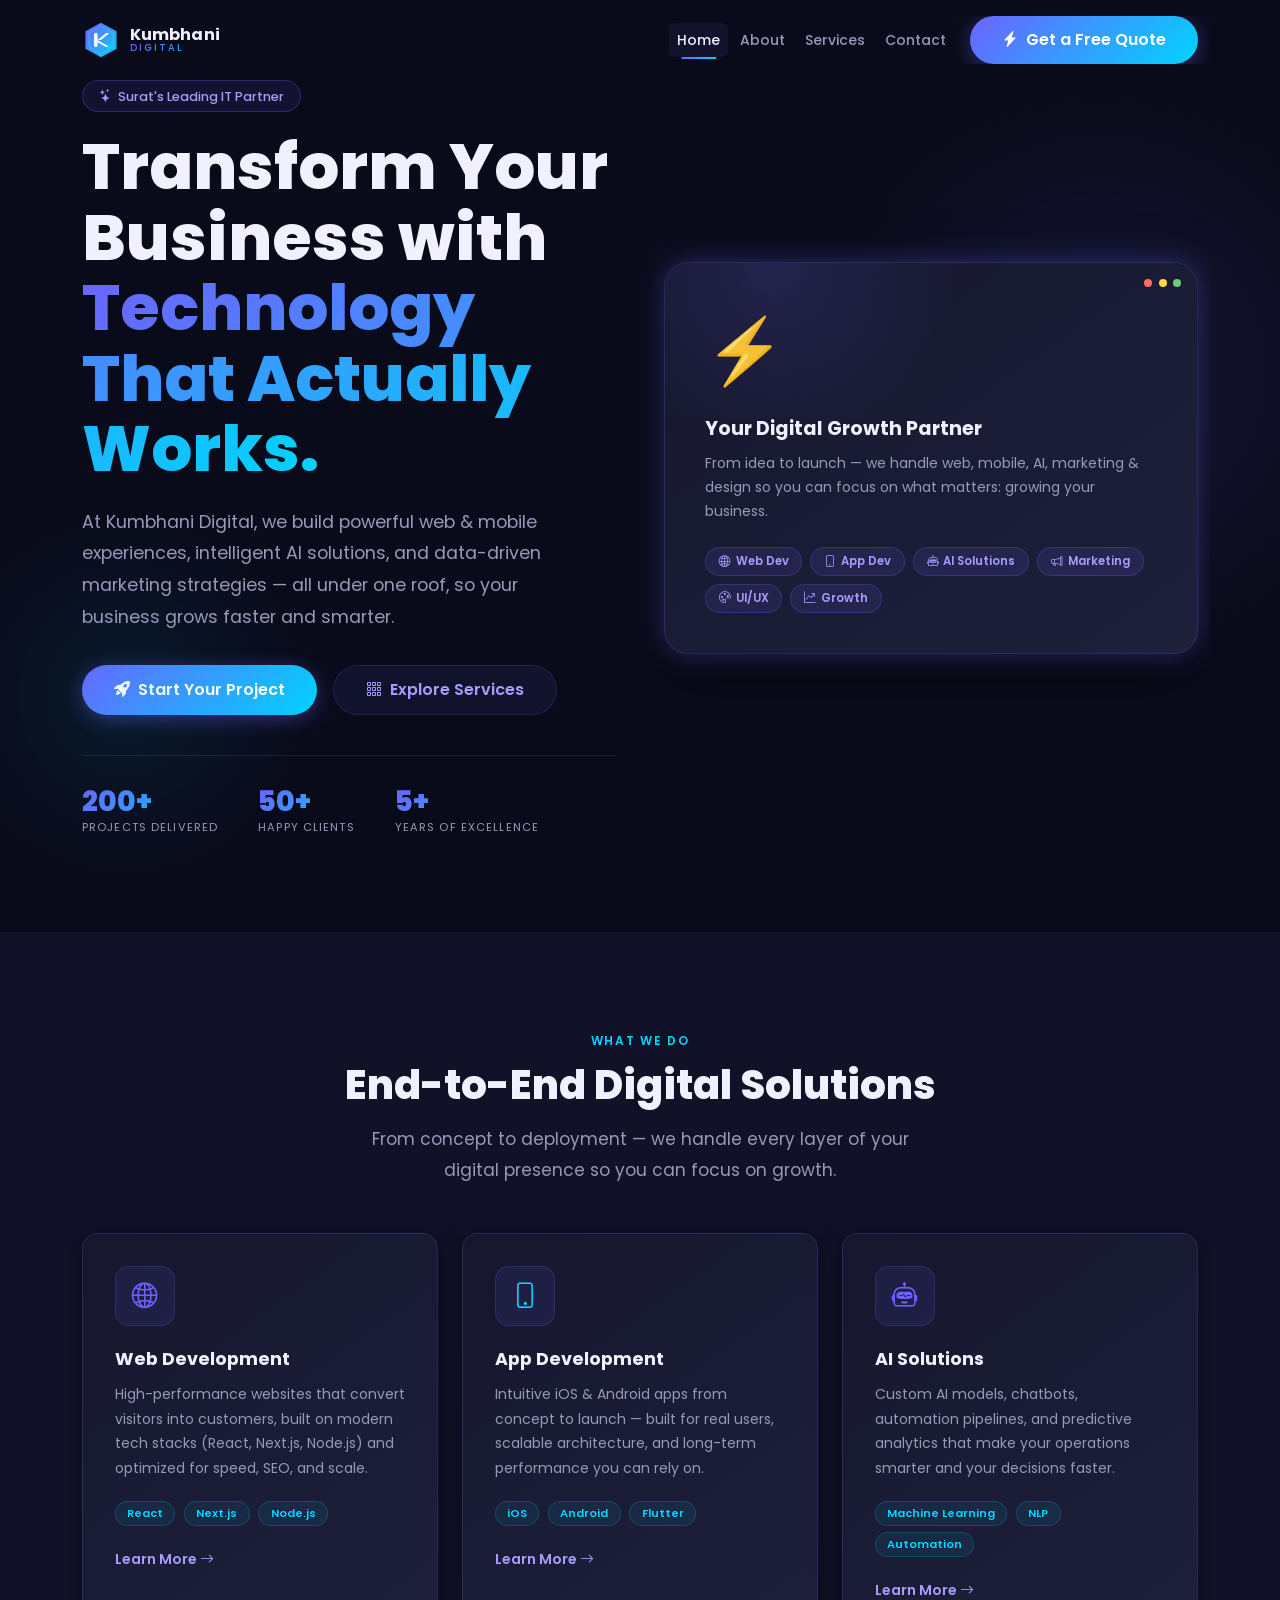
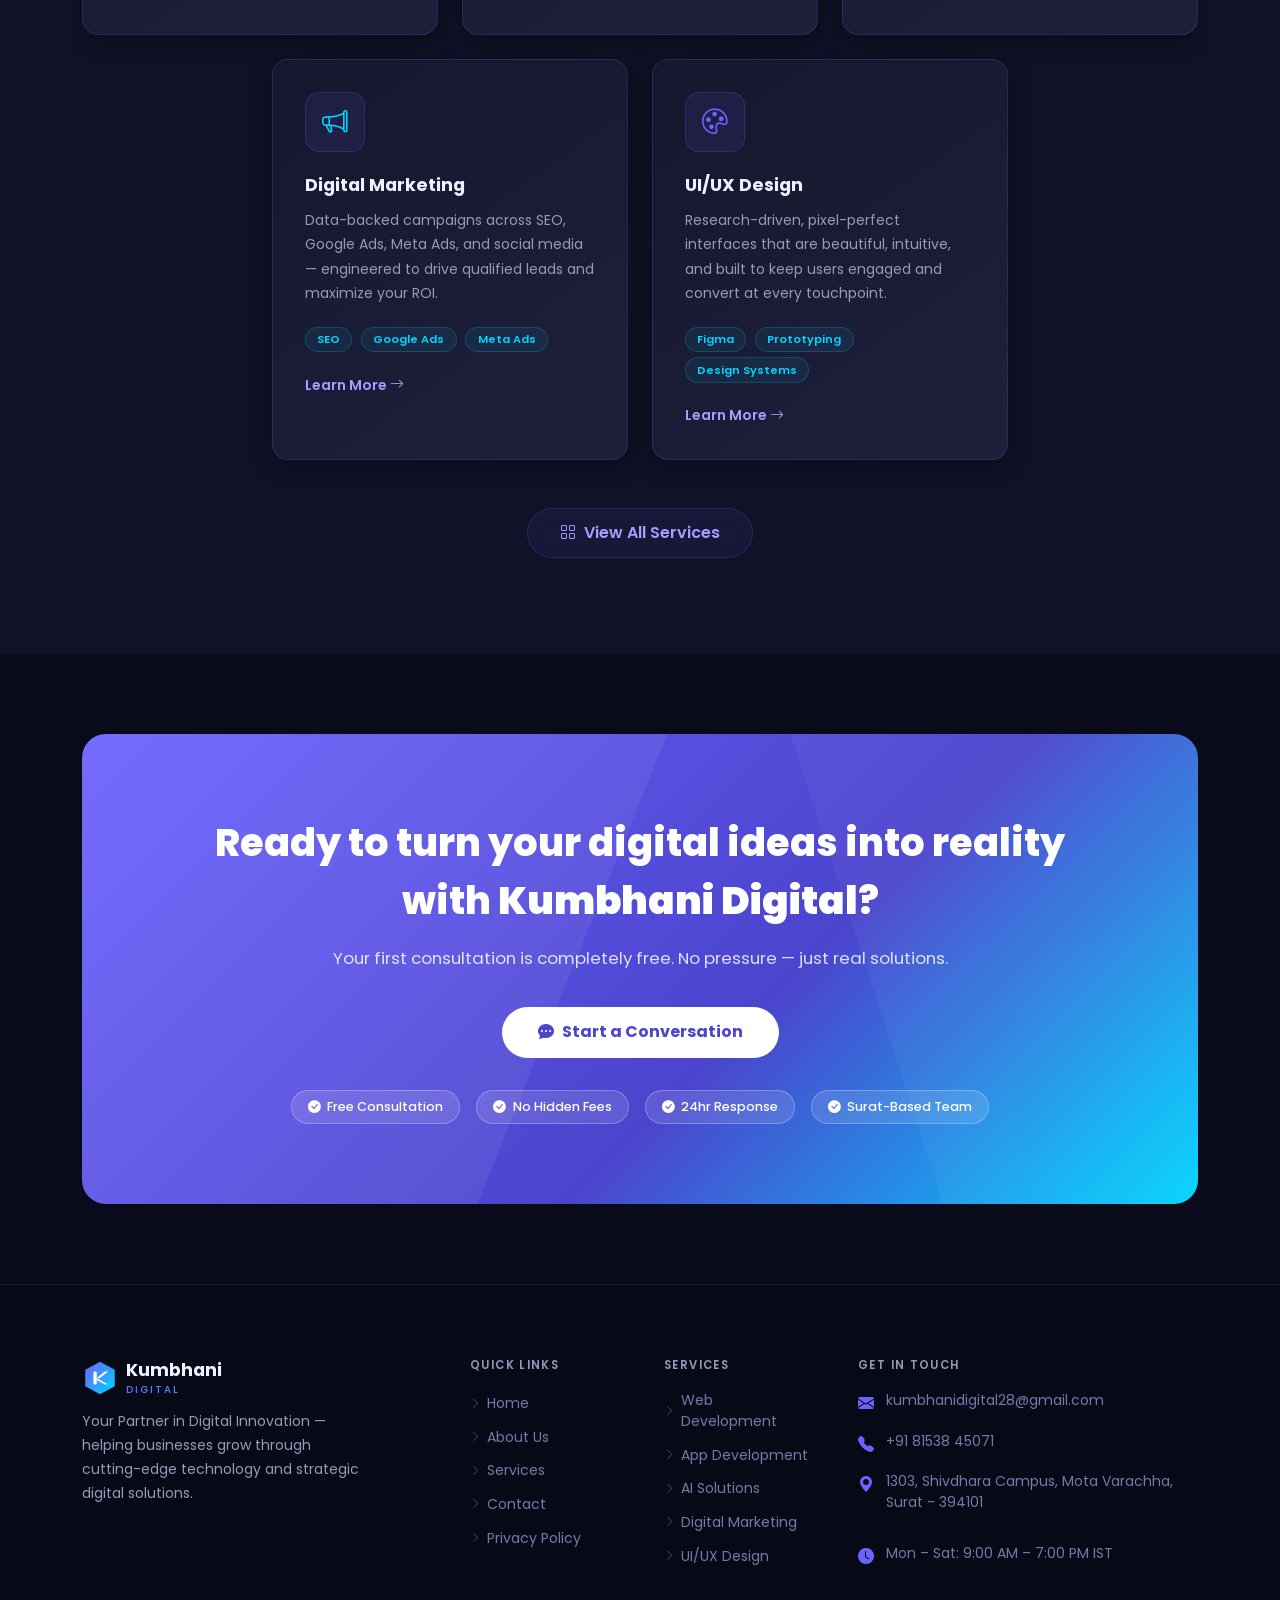
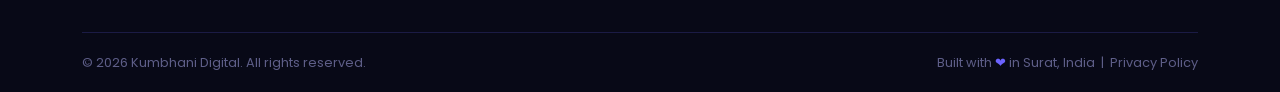
<file: index.html>
﻿<!DOCTYPE html>
<html lang="en">
<head>
  <meta charset="UTF-8" />
  <meta name="viewport" content="width=device-width, initial-scale=1.0" />
  <meta name="description" content="Kumbhani Digital — Your Partner in Digital Innovation. Web Development, App Development, AI Solutions, Digital Marketing & UI/UX Design. Surat, India." />
  <meta name="robots" content="index, follow" />
  <meta property="og:title" content="Kumbhani Digital | Your Partner in Digital Innovation" />
  <meta property="og:description" content="We build powerful web & mobile experiences, AI solutions, and data-driven marketing — all under one roof." />
  <meta property="og:type" content="website" />
  <title>Kumbhani Digital | Your Partner in Digital Innovation</title>

  <!-- Google Fonts: Poppins -->
  <link rel="preconnect" href="https://fonts.googleapis.com" />
  <link rel="preconnect" href="https://fonts.gstatic.com" crossorigin />
  <link href="https://fonts.googleapis.com/css2?family=Poppins:wght@300;400;500;600;700;800&display=swap" rel="stylesheet" />

  <!-- Bootstrap 5 CSS -->
  <link href="https://cdn.jsdelivr.net/npm/bootstrap@5.3.3/dist/css/bootstrap.min.css" rel="stylesheet" />

  <!-- Bootstrap Icons -->
  <link href="https://cdn.jsdelivr.net/npm/bootstrap-icons@1.11.3/font/bootstrap-icons.min.css" rel="stylesheet" />

  <style>
    /* ════════════════════════════════════════════
       ROOT TOKENS
    ════════════════════════════════════════════ */
    :root {
      --kd-primary:       #6C63FF;
      --kd-primary-dark:  #4B44CC;
      --kd-accent:        #00D4FF;
      --kd-bg:            #0A0B1A;
      --kd-bg-alt:        #111228;
      --kd-card:          #16172E;
      --kd-surface:       #1E1F3A;
      --kd-border:        rgba(108,99,255,0.2);
      --kd-text:          #F0F0FF;
      --kd-muted:         #9898B8;
      --kd-grad:          linear-gradient(135deg, #6C63FF 0%, #00D4FF 100%);
      --kd-grad-card:     linear-gradient(145deg, #16172E 0%, #1E1F3A 100%);
      --kd-shadow-glow:   0 0 28px rgba(108,99,255,0.35);
      --kd-radius:        1rem;
      --kd-transition:    0.28s ease;
    }

    /* ════════════════════════════════════════════
       GLOBAL
    ════════════════════════════════════════════ */
    *, *::before, *::after { box-sizing: border-box; }

    html { scroll-behavior: smooth; }

    body {
      font-family: 'Poppins', sans-serif;
      background-color: var(--kd-bg);
      color: var(--kd-text);
      -webkit-font-smoothing: antialiased;
      overflow-x: hidden;
    }

    ::selection { background: var(--kd-primary); color: #fff; }

    ::-webkit-scrollbar { width: 6px; }
    ::-webkit-scrollbar-track { background: var(--kd-bg); }
    ::-webkit-scrollbar-thumb { background: var(--kd-primary); border-radius: 99px; }

    /* Gradient text utility */
    .text-gradient {
      background: var(--kd-grad);
      -webkit-background-clip: text;
      -webkit-text-fill-color: transparent;
      background-clip: text;
    }

    /* Shared section padding */
    section { padding: 96px 0; }

    .section-tag {
      display: inline-block;
      font-size: 0.75rem;
      font-weight: 600;
      letter-spacing: 0.14em;
      text-transform: uppercase;
      color: var(--kd-accent);
      margin-bottom: 0.75rem;
    }

    .section-title {
      font-size: clamp(1.75rem, 4vw, 2.5rem);
      font-weight: 800;
      line-height: 1.15;
      color: var(--kd-text);
    }

    .section-subtitle {
      font-size: 1.0625rem;
      color: var(--kd-muted);
      max-width: 540px;
      line-height: 1.8;
    }

    /* ════════════════════════════════════════════
       BUTTONS
    ════════════════════════════════════════════ */
    .btn-kd-primary {
      background: var(--kd-grad);
      color: #fff;
      font-weight: 600;
      border: none;
      border-radius: 99px;
      padding: 0.75rem 2rem;
      font-size: 1rem;
      box-shadow: 0 4px 20px rgba(108,99,255,0.4);
      transition: transform var(--kd-transition), box-shadow var(--kd-transition);
      text-decoration: none;
      display: inline-flex;
      align-items: center;
      gap: 0.5rem;
    }
    .btn-kd-primary:hover {
      transform: translateY(-3px);
      box-shadow: 0 8px 30px rgba(108,99,255,0.6);
      color: #fff;
    }

    .btn-kd-ghost {
      background: rgba(108,99,255,0.08);
      color: #A89CFF;
      font-weight: 600;
      border: 1px solid var(--kd-border);
      border-radius: 99px;
      padding: 0.75rem 2rem;
      font-size: 1rem;
      backdrop-filter: blur(8px);
      transition: all var(--kd-transition);
      text-decoration: none;
      display: inline-flex;
      align-items: center;
      gap: 0.5rem;
    }
    .btn-kd-ghost:hover {
      background: rgba(108,99,255,0.2);
      border-color: var(--kd-primary);
      color: #fff;
      transform: translateY(-3px);
    }

    .btn-kd-white {
      background: #fff;
      color: var(--kd-primary-dark);
      font-weight: 700;
      border: none;
      border-radius: 99px;
      padding: 0.85rem 2.25rem;
      font-size: 1rem;
      transition: all var(--kd-transition);
      text-decoration: none;
      display: inline-flex;
      align-items: center;
      gap: 0.5rem;
    }
    .btn-kd-white:hover {
      background: #e8e8ff;
      transform: translateY(-3px);
      box-shadow: 0 8px 24px rgba(0,0,0,0.3);
      color: var(--kd-primary-dark);
    }

    /* ════════════════════════════════════════════
       NAVBAR
    ════════════════════════════════════════════ */
    #mainNav {
      background: transparent;
      padding: 1rem 0;
      transition: background var(--kd-transition), box-shadow var(--kd-transition),
                  padding var(--kd-transition);
      z-index: 1050;
    }

    #mainNav.scrolled {
      background: rgba(10,11,26,0.88);
      backdrop-filter: blur(18px);
      -webkit-backdrop-filter: blur(18px);
      box-shadow: 0 1px 0 var(--kd-border);
      padding: 0.6rem 0;
    }

    /* Logo */
    .navbar-brand {
      display: flex;
      align-items: center;
      gap: 0.6rem;
      text-decoration: none;
    }

    .logo-icon {
      width: 38px;
      height: 38px;
      flex-shrink: 0;
    }

    .logo-text {
      display: flex;
      flex-direction: column;
      line-height: 1;
    }

    .logo-name {
      font-size: 1rem;
      font-weight: 700;
      color: var(--kd-text);
      letter-spacing: 0.01em;
    }

    .logo-sub {
      font-size: 0.6rem;
      font-weight: 500;
      letter-spacing: 0.22em;
      text-transform: uppercase;
      background: var(--kd-grad);
      -webkit-background-clip: text;
      -webkit-text-fill-color: transparent;
      background-clip: text;
    }

    .navbar-nav .nav-link {
      color: var(--kd-muted);
      font-size: 0.875rem;
      font-weight: 500;
      padding: 0.4rem 0.9rem;
      border-radius: 6px;
      transition: color var(--kd-transition), background var(--kd-transition);
      position: relative;
    }

    .navbar-nav .nav-link::after {
      content: '';
      position: absolute;
      bottom: -2px;
      left: 50%;
      width: 0;
      height: 2px;
      background: var(--kd-grad);
      border-radius: 99px;
      transform: translateX(-50%);
      transition: width var(--kd-transition);
    }

    .navbar-nav .nav-link:hover,
    .navbar-nav .nav-link.active {
      color: var(--kd-text);
      background: rgba(108,99,255,0.08);
    }
    .navbar-nav .nav-link:hover::after,
    .navbar-nav .nav-link.active::after { width: 60%; }

    /* Hamburger color */
    .navbar-toggler {
      border: 1px solid var(--kd-border);
      border-radius: 8px;
      padding: 0.4rem 0.6rem;
    }
    .navbar-toggler-icon {
      filter: invert(1);
    }

    /* Mobile nav drawer */
    .navbar-collapse {
      background: rgba(17,18,40,0.97);
      border-radius: var(--kd-radius);
      padding: 1rem 1.25rem;
      margin-top: 0.5rem;
      border: 1px solid var(--kd-border);
    }

    @media (min-width: 992px) {
      .navbar-collapse {
        background: transparent;
        border: none;
        padding: 0;
        margin-top: 0;
      }
    }

    /* ════════════════════════════════════════════
       HERO SECTION
    ════════════════════════════════════════════ */
    #hero {
      min-height: 100vh;
      display: flex;
      align-items: center;
      padding-top: 80px;
      background: var(--kd-bg);
      position: relative;
      overflow: hidden;
    }

    /* Ambient blobs */
    #hero::before {
      content: '';
      position: absolute;
      top: 10%; right: -8%;
      width: 560px; height: 560px;
      background: radial-gradient(circle, rgba(108,99,255,0.13) 0%, transparent 70%);
      pointer-events: none;
      border-radius: 50%;
    }
    #hero::after {
      content: '';
      position: absolute;
      bottom: 5%; left: -5%;
      width: 380px; height: 380px;
      background: radial-gradient(circle, rgba(0,212,255,0.08) 0%, transparent 70%);
      pointer-events: none;
      border-radius: 50%;
    }

    .hero-badge {
      display: inline-flex;
      align-items: center;
      gap: 0.4rem;
      background: rgba(108,99,255,0.1);
      border: 1px solid rgba(108,99,255,0.28);
      color: #A89CFF;
      font-size: 0.8rem;
      font-weight: 500;
      padding: 0.35rem 1rem;
      border-radius: 99px;
      margin-bottom: 1.25rem;
      animation: fadeInUp 0.5s ease 0.1s both;
    }

    .hero-headline {
      font-size: clamp(2.2rem, 5.5vw, 4rem);
      font-weight: 800;
      line-height: 1.1;
      margin-bottom: 1.4rem;
      animation: fadeInUp 0.6s ease 0.2s both;
    }

    .hero-subtext {
      font-size: clamp(0.95rem, 2vw, 1.1rem);
      color: var(--kd-muted);
      max-width: 500px;
      line-height: 1.8;
      margin-bottom: 2rem;
      animation: fadeInUp 0.6s ease 0.35s both;
    }

    .hero-actions {
      display: flex;
      gap: 1rem;
      flex-wrap: wrap;
      animation: fadeInUp 0.6s ease 0.5s both;
    }

    /* Stats bar */
    .hero-stats {
      display: flex;
      gap: 2.5rem;
      flex-wrap: wrap;
      margin-top: 2.5rem;
      padding-top: 2rem;
      border-top: 1px solid var(--kd-border);
      animation: fadeInUp 0.6s ease 0.65s both;
    }

    .stat-num {
      font-size: 1.75rem;
      font-weight: 800;
      background: var(--kd-grad);
      -webkit-background-clip: text;
      -webkit-text-fill-color: transparent;
      background-clip: text;
      line-height: 1;
    }

    .stat-lbl {
      font-size: 0.7rem;
      color: var(--kd-muted);
      text-transform: uppercase;
      letter-spacing: 0.1em;
      margin-top: 3px;
    }

    /* Hero visual card */
    .hero-visual {
      background: var(--kd-grad-card);
      border: 1px solid var(--kd-border);
      border-radius: 1.5rem;
      padding: 2.5rem;
      box-shadow: var(--kd-shadow-glow), 0 20px 60px rgba(0,0,0,0.5);
      position: relative;
      overflow: hidden;
      animation: fadeInRight 0.8s ease 0.3s both;
    }

    .hero-visual::before {
      content: '';
      position: absolute;
      top: -40%; left: -20%;
      width: 80%; height: 80%;
      background: radial-gradient(circle, rgba(108,99,255,0.15) 0%, transparent 70%);
      pointer-events: none;
    }

    .hero-visual-icon {
      font-size: 4rem;
      margin-bottom: 1rem;
      display: block;
    }

    .hero-visual-title {
      font-size: 1.2rem;
      font-weight: 700;
      color: var(--kd-text);
      margin-bottom: 0.5rem;
    }

    .hero-visual-desc {
      font-size: 0.875rem;
      color: var(--kd-muted);
      line-height: 1.7;
      margin-bottom: 1.5rem;
    }

    /* Floating tech pills inside visual */
    .tech-pills {
      display: flex;
      flex-wrap: wrap;
      gap: 0.5rem;
    }

    .tech-pill {
      background: rgba(108,99,255,0.12);
      border: 1px solid rgba(108,99,255,0.25);
      color: #A89CFF;
      font-size: 0.72rem;
      font-weight: 600;
      padding: 0.3rem 0.8rem;
      border-radius: 99px;
      display: flex;
      align-items: center;
      gap: 0.3rem;
      transition: all var(--kd-transition);
    }
    .tech-pill:hover {
      background: rgba(108,99,255,0.25);
      color: #fff;
      transform: translateY(-2px);
    }

    /* Floating dots decoration */
    .floating-dots {
      position: absolute;
      top: 1rem; right: 1rem;
      display: flex;
      gap: 0.4rem;
    }
    .dot { width: 8px; height: 8px; border-radius: 50%; }
    .dot-red   { background: #ff6b6b; }
    .dot-yel   { background: #ffd93d; }
    .dot-grn   { background: #6bcb77; }

    /* ════════════════════════════════════════════
       SERVICES SECTION
    ════════════════════════════════════════════ */
    #services {
      background: var(--kd-bg-alt);
    }

    .service-card {
      background: var(--kd-grad-card);
      border: 1px solid var(--kd-border);
      border-radius: var(--kd-radius);
      padding: 2rem;
      height: 100%;
      box-shadow: 0 4px 24px rgba(0,0,0,0.45);
      transition: transform var(--kd-transition), box-shadow var(--kd-transition),
                  border-color var(--kd-transition);
      position: relative;
      overflow: hidden;
      cursor: default;
    }

    .service-card::before {
      content: '';
      position: absolute;
      top: 0; left: 0; right: 0;
      height: 3px;
      background: var(--kd-grad);
      opacity: 0;
      transition: opacity var(--kd-transition);
      border-radius: var(--kd-radius) var(--kd-radius) 0 0;
    }

    .service-card:hover {
      transform: translateY(-8px);
      box-shadow: var(--kd-shadow-glow), 0 20px 40px rgba(0,0,0,0.5);
      border-color: rgba(108,99,255,0.45);
    }
    .service-card:hover::before { opacity: 1; }

    .service-icon-wrap {
      width: 60px;
      height: 60px;
      background: rgba(108,99,255,0.1);
      border: 1px solid rgba(108,99,255,0.2);
      border-radius: 14px;
      display: flex;
      align-items: center;
      justify-content: center;
      font-size: 1.6rem;
      margin-bottom: 1.25rem;
      transition: background var(--kd-transition), transform var(--kd-transition);
    }
    .service-card:hover .service-icon-wrap {
      background: rgba(108,99,255,0.22);
      transform: scale(1.1);
    }

    .service-card-title {
      font-size: 1.1rem;
      font-weight: 700;
      color: var(--kd-text);
      margin-bottom: 0.6rem;
    }

    .service-card-desc {
      font-size: 0.875rem;
      color: var(--kd-muted);
      line-height: 1.75;
      margin-bottom: 1.25rem;
    }

    .service-tag {
      display: inline-block;
      font-size: 0.7rem;
      font-weight: 600;
      color: var(--kd-accent);
      background: rgba(0,212,255,0.08);
      border: 1px solid rgba(0,212,255,0.2);
      padding: 0.2rem 0.7rem;
      border-radius: 99px;
      margin-right: 0.3rem;
      margin-bottom: 0.3rem;
    }

    /* ════════════════════════════════════════════
       CTA SECTION
    ════════════════════════════════════════════ */
    #cta {
      background: var(--kd-bg);
      padding: 80px 0;
    }

    .cta-inner {
      background: linear-gradient(135deg, #6C63FF 0%, #4B44CC 60%, #00D4FF 100%);
      border-radius: 1.5rem;
      padding: 5rem 3rem;
      text-align: center;
      position: relative;
      overflow: hidden;
    }

    .cta-inner::before {
      content: '';
      position: absolute;
      top: -40%; left: -15%;
      width: 55%; height: 200%;
      background: rgba(255,255,255,0.06);
      transform: rotate(22deg);
      pointer-events: none;
    }
    .cta-inner::after {
      content: '';
      position: absolute;
      bottom: -30%; right: -10%;
      width: 40%; height: 180%;
      background: rgba(255,255,255,0.04);
      transform: rotate(-18deg);
      pointer-events: none;
    }

    .cta-title {
      font-size: clamp(1.6rem, 4vw, 2.4rem);
      font-weight: 800;
      color: #fff;
      margin-bottom: 1rem;
      position: relative;
      z-index: 1;
    }

    .cta-subtitle {
      font-size: 1.05rem;
      color: rgba(255,255,255,0.82);
      margin-bottom: 2.25rem;
      position: relative;
      z-index: 1;
    }

    .cta-badges {
      display: flex;
      justify-content: center;
      gap: 1rem;
      flex-wrap: wrap;
      margin-top: 2rem;
      position: relative;
      z-index: 1;
    }

    .cta-badge {
      background: rgba(255,255,255,0.12);
      border: 1px solid rgba(255,255,255,0.25);
      color: #fff;
      font-size: 0.8rem;
      font-weight: 500;
      padding: 0.4rem 1rem;
      border-radius: 99px;
      display: flex;
      align-items: center;
      gap: 0.4rem;
    }

    /* ════════════════════════════════════════════
       FOOTER
    ════════════════════════════════════════════ */
    #footer {
      background: #080917;
      border-top: 1px solid var(--kd-border);
      padding: 72px 0 0;
    }

    .footer-logo-name {
      font-size: 1.1rem;
      font-weight: 700;
      color: var(--kd-text);
    }
    .footer-logo-sub {
      font-size: 0.62rem;
      font-weight: 500;
      letter-spacing: 0.2em;
      text-transform: uppercase;
      background: var(--kd-grad);
      -webkit-background-clip: text;
      -webkit-text-fill-color: transparent;
      background-clip: text;
    }

    .footer-tagline {
      font-size: 0.875rem;
      color: var(--kd-muted);
      margin: 0.75rem 0 1.5rem;
      line-height: 1.7;
      max-width: 280px;
    }

    .footer-heading {
      font-size: 0.72rem;
      font-weight: 600;
      text-transform: uppercase;
      letter-spacing: 0.12em;
      color: var(--kd-muted);
      margin-bottom: 1rem;
    }

    .footer-links { list-style: none; padding: 0; margin: 0; }
    .footer-links li { margin-bottom: 0.6rem; }
    .footer-links a {
      font-size: 0.875rem;
      color: #7878A8;
      text-decoration: none;
      transition: color var(--kd-transition);
      display: inline-flex;
      align-items: center;
      gap: 0.35rem;
    }
    .footer-links a:hover { color: #A89CFF; }
    .footer-links a i { font-size: 0.7rem; opacity: 0.6; }

    .footer-contact-item {
      display: flex;
      gap: 0.75rem;
      align-items: flex-start;
      margin-bottom: 0.9rem;
      font-size: 0.875rem;
      color: #7878A8;
    }
    .footer-contact-item i {
      color: var(--kd-primary);
      font-size: 1rem;
      flex-shrink: 0;
      margin-top: 2px;
    }
    .footer-contact-item a {
      color: #7878A8;
      text-decoration: none;
      transition: color var(--kd-transition);
    }
    .footer-contact-item a:hover { color: #A89CFF; }

    .social-row {
      display: flex;
      gap: 0.6rem;
      margin-top: 1.25rem;
    }
    .social-btn {
      width: 36px; height: 36px;
      border-radius: 9px;
      border: 1px solid var(--kd-border);
      background: transparent;
      color: var(--kd-muted);
      font-size: 0.9rem;
      display: flex;
      align-items: center;
      justify-content: center;
      text-decoration: none;
      transition: all var(--kd-transition);
    }
    .social-btn:hover {
      background: var(--kd-primary);
      border-color: var(--kd-primary);
      color: #fff;
      transform: translateY(-3px);
    }

    .footer-bottom {
      border-top: 1px solid var(--kd-border);
      padding: 1.25rem 0;
      margin-top: 3rem;
      display: flex;
      justify-content: space-between;
      align-items: center;
      flex-wrap: wrap;
      gap: 0.5rem;
    }
    .footer-bottom p {
      font-size: 0.8rem;
      color: #5E5E88;
      margin: 0;
    }
    .footer-bottom a {
      color: #5E5E88;
      text-decoration: none;
      transition: color var(--kd-transition);
    }
    .footer-bottom a:hover { color: #A89CFF; }

    /* ════════════════════════════════════════════
       ANIMATIONS
    ════════════════════════════════════════════ */
    @keyframes fadeInUp {
      from { opacity: 0; transform: translateY(28px); }
      to   { opacity: 1; transform: translateY(0); }
    }
    @keyframes fadeInRight {
      from { opacity: 0; transform: translateX(32px); }
      to   { opacity: 1; transform: translateX(0); }
    }
    @keyframes float {
      0%, 100% { transform: translateY(0px); }
      50%       { transform: translateY(-12px); }
    }

    .float-anim { animation: float 5s ease-in-out infinite; }

    /* Scroll reveal */
    .reveal {
      opacity: 0;
      transform: translateY(28px);
      transition: opacity 0.6s ease, transform 0.6s ease;
    }
    .reveal.visible {
      opacity: 1;
      transform: translateY(0);
    }
    .reveal-delay-1 { transition-delay: 0.1s; }
    .reveal-delay-2 { transition-delay: 0.2s; }
    .reveal-delay-3 { transition-delay: 0.3s; }
    .reveal-delay-4 { transition-delay: 0.4s; }
    .reveal-delay-5 { transition-delay: 0.5s; }

    /* ════════════════════════════════════════════
       RESPONSIVE TWEAKS
    ════════════════════════════════════════════ */
    @media (max-width: 991.98px) {
      section { padding: 64px 0; }
      #hero { padding-top: 100px; text-align: center; }
      .hero-subtext { margin-inline: auto; }
      .hero-actions { justify-content: center; }
      .hero-stats   { justify-content: center; }
      .hero-visual  { margin-top: 3rem; }
    }

    @media (max-width: 575.98px) {
      .hero-actions { flex-direction: column; }
      .hero-actions a { text-align: center; justify-content: center; }
      .cta-inner { padding: 3.5rem 1.5rem; }
    }
  </style>
  <!-- Responsive Fixes -->
  <link rel="stylesheet" href="css/responsive.css" />
</head>

<body>

  <!-- ══════════════════════════════════════════════
       NAVBAR
  ════════════════════════════════════════════════ -->
  <nav id="mainNav" class="navbar navbar-expand-lg fixed-top" aria-label="Main navigation">
    <div class="container">

      <!-- Logo -->
      <a class="navbar-brand" href="#hero" id="nav-logo">
        <svg class="logo-icon" viewBox="0 0 44 44" fill="none" xmlns="http://www.w3.org/2000/svg" aria-hidden="true">
          <defs>
            <linearGradient id="nv-g" x1="0%" y1="0%" x2="100%" y2="100%">
              <stop offset="0%" stop-color="#6C63FF"/>
              <stop offset="100%" stop-color="#00D4FF"/>
            </linearGradient>
          </defs>
          <polygon points="22,2 40,12 40,32 22,42 4,32 4,12" fill="url(#nv-g)"/>
          <polygon points="22,6 36,14 36,30 22,38 8,30 8,14" fill="none" stroke="rgba(255,255,255,0.18)" stroke-width="1"/>
          <rect x="14" y="14" width="4" height="16" rx="1.5" fill="white"/>
          <polygon points="18,22 28,14 32,14 22,22" fill="white"/>
          <polygon points="18,22 32,30 28,30 18,24.5" fill="white"/>
          <circle cx="32" cy="30" r="2.5" fill="#00D4FF"/>
        </svg>
        <div class="logo-text">
          <span class="logo-name">Kumbhani</span>
          <span class="logo-sub">Digital</span>
        </div>
      </a>

      <!-- Hamburger -->
      <button class="navbar-toggler" type="button"
              data-bs-toggle="collapse" data-bs-target="#navMenu"
              aria-controls="navMenu" aria-expanded="false" aria-label="Toggle navigation">
        <span class="navbar-toggler-icon"></span>
      </button>

      <!-- Links -->
      <div class="collapse navbar-collapse justify-content-end" id="navMenu">
        <ul class="navbar-nav align-items-lg-center gap-1 mb-2 mb-lg-0 me-3">
          <li class="nav-item">
            <a class="nav-link active" href="#hero" id="nav-home">Home</a>
          </li>
          <li class="nav-item">
            <a class="nav-link" href="about.html" id="nav-about">About</a>
          </li>
          <li class="nav-item">
            <a class="nav-link" href="#services" id="nav-services">Services</a>
          </li>
          <li class="nav-item">
            <a class="nav-link" href="contact.html" id="nav-contact">Contact</a>
          </li>
        </ul>
        <a href="contact.html" class="btn-kd-primary" id="nav-cta-btn">
          <i class="bi bi-lightning-charge-fill"></i> Get a Free Quote
        </a>
      </div>

    </div>
  </nav>

  <!-- ══════════════════════════════════════════════
       HERO SECTION
  ════════════════════════════════════════════════ -->
  <section id="hero">
    <div class="container">
      <div class="row align-items-center g-5">

        <!-- Left: Content -->
        <div class="col-lg-6">
          <span class="hero-badge">
            <i class="bi bi-stars"></i> Surat's Leading IT Partner
          </span>
          <h1 class="hero-headline">
            Transform Your Business with<br />
            <span class="text-gradient">Technology That Actually Works.</span>
          </h1>
          <p class="hero-subtext">
            At Kumbhani Digital, we build powerful web &amp; mobile experiences, intelligent AI solutions,
            and data-driven marketing strategies — all under one roof, so your business grows faster and smarter.
          </p>
          <div class="hero-actions">
            <a href="contact.html" class="btn-kd-primary" id="hero-cta-primary">
              <i class="bi bi-rocket-takeoff-fill"></i> Start Your Project
            </a>
            <a href="#services" class="btn-kd-ghost" id="hero-cta-secondary">
              <i class="bi bi-grid-3x3-gap"></i> Explore Services
            </a>
          </div>
          <div class="hero-stats">
            <div>
              <div class="stat-num" id="stat-projects">200+</div>
              <div class="stat-lbl">Projects Delivered</div>
            </div>
            <div>
              <div class="stat-num" id="stat-clients">50+</div>
              <div class="stat-lbl">Happy Clients</div>
            </div>
            <div>
              <div class="stat-num" id="stat-years">5+</div>
              <div class="stat-lbl">Years of Excellence</div>
            </div>
          </div>
        </div>

        <!-- Right: Visual Card -->
        <div class="col-lg-6">
          <div class="hero-visual float-anim" id="hero-visual">
            <!-- Window chrome dots -->
            <div class="floating-dots">
              <div class="dot dot-red"></div>
              <div class="dot dot-yel"></div>
              <div class="dot dot-grn"></div>
            </div>

            <span class="hero-visual-icon">⚡</span>
            <div class="hero-visual-title">Your Digital Growth Partner</div>
            <p class="hero-visual-desc">
              From idea to launch — we handle web, mobile, AI, marketing &amp; design
              so you can focus on what matters: growing your business.
            </p>

            <div class="tech-pills">
              <span class="tech-pill"><i class="bi bi-globe2"></i> Web Dev</span>
              <span class="tech-pill"><i class="bi bi-phone"></i> App Dev</span>
              <span class="tech-pill"><i class="bi bi-robot"></i> AI Solutions</span>
              <span class="tech-pill"><i class="bi bi-megaphone"></i> Marketing</span>
              <span class="tech-pill"><i class="bi bi-palette"></i> UI/UX</span>
              <span class="tech-pill"><i class="bi bi-graph-up-arrow"></i> Growth</span>
            </div>
          </div>
        </div>

      </div>
    </div>
  </section>

  <!-- ══════════════════════════════════════════════
       SERVICES SECTION
  ════════════════════════════════════════════════ -->
  <section id="services">
    <div class="container">

      <!-- Header -->
      <div class="text-center mb-5 reveal" id="services-header">
        <span class="section-tag">What We Do</span>
        <h2 class="section-title mb-3">End-to-End Digital Solutions</h2>
        <p class="section-subtitle mx-auto">
          From concept to deployment — we handle every layer of your digital presence so you can focus on growth.
        </p>
      </div>

      <!-- Service Cards Row 1 -->
      <div class="row g-4 mb-4">

        <div class="col-md-6 col-lg-4 reveal reveal-delay-1" id="card-web">
          <div class="service-card h-100">
            <div class="service-icon-wrap">
              <i class="bi bi-globe2" style="color:#6C63FF;"></i>
            </div>
            <div class="service-card-title">Web Development</div>
            <p class="service-card-desc">
              High-performance websites that convert visitors into customers, built on modern tech stacks
              (React, Next.js, Node.js) and optimized for speed, SEO, and scale.
            </p>
            <div>
              <span class="service-tag">React</span>
              <span class="service-tag">Next.js</span>
              <span class="service-tag">Node.js</span>
            </div>
            <div class="mt-3">
              <a href="services.html#web-development" style="color:#A89CFF; font-size:0.875rem; font-weight:600; text-decoration:none;" id="card-web-link">
                Learn More <i class="bi bi-arrow-right"></i>
              </a>
            </div>
          </div>
        </div>

        <div class="col-md-6 col-lg-4 reveal reveal-delay-2" id="card-app">
          <div class="service-card h-100">
            <div class="service-icon-wrap">
              <i class="bi bi-phone" style="color:#00D4FF;"></i>
            </div>
            <div class="service-card-title">App Development</div>
            <p class="service-card-desc">
              Intuitive iOS &amp; Android apps from concept to launch — built for real users,
              scalable architecture, and long-term performance you can rely on.
            </p>
            <div>
              <span class="service-tag">iOS</span>
              <span class="service-tag">Android</span>
              <span class="service-tag">Flutter</span>
            </div>
            <div class="mt-3">
              <a href="services.html#app-development" style="color:#A89CFF; font-size:0.875rem; font-weight:600; text-decoration:none;" id="card-app-link">
                Learn More <i class="bi bi-arrow-right"></i>
              </a>
            </div>
          </div>
        </div>

        <div class="col-md-6 col-lg-4 reveal reveal-delay-3" id="card-ai">
          <div class="service-card h-100">
            <div class="service-icon-wrap">
              <i class="bi bi-robot" style="color:#6C63FF;"></i>
            </div>
            <div class="service-card-title">AI Solutions</div>
            <p class="service-card-desc">
              Custom AI models, chatbots, automation pipelines, and predictive analytics that
              make your operations smarter and your decisions faster.
            </p>
            <div>
              <span class="service-tag">Machine Learning</span>
              <span class="service-tag">NLP</span>
              <span class="service-tag">Automation</span>
            </div>
            <div class="mt-3">
              <a href="services.html#ai-solutions" style="color:#A89CFF; font-size:0.875rem; font-weight:600; text-decoration:none;" id="card-ai-link">
                Learn More <i class="bi bi-arrow-right"></i>
              </a>
            </div>
          </div>
        </div>

      </div>

      <!-- Service Cards Row 2 -->
      <div class="row g-4 justify-content-center">

        <div class="col-md-6 col-lg-4 reveal reveal-delay-1" id="card-marketing">
          <div class="service-card h-100">
            <div class="service-icon-wrap">
              <i class="bi bi-megaphone" style="color:#00D4FF;"></i>
            </div>
            <div class="service-card-title">Digital Marketing</div>
            <p class="service-card-desc">
              Data-backed campaigns across SEO, Google Ads, Meta Ads, and social media —
              engineered to drive qualified leads and maximize your ROI.
            </p>
            <div>
              <span class="service-tag">SEO</span>
              <span class="service-tag">Google Ads</span>
              <span class="service-tag">Meta Ads</span>
            </div>
            <div class="mt-3">
              <a href="services.html#digital-marketing" style="color:#A89CFF; font-size:0.875rem; font-weight:600; text-decoration:none;" id="card-mkt-link">
                Learn More <i class="bi bi-arrow-right"></i>
              </a>
            </div>
          </div>
        </div>

        <div class="col-md-6 col-lg-4 reveal reveal-delay-2" id="card-uiux">
          <div class="service-card h-100">
            <div class="service-icon-wrap">
              <i class="bi bi-palette" style="color:#6C63FF;"></i>
            </div>
            <div class="service-card-title">UI/UX Design</div>
            <p class="service-card-desc">
              Research-driven, pixel-perfect interfaces that are beautiful, intuitive,
              and built to keep users engaged and convert at every touchpoint.
            </p>
            <div>
              <span class="service-tag">Figma</span>
              <span class="service-tag">Prototyping</span>
              <span class="service-tag">Design Systems</span>
            </div>
            <div class="mt-3">
              <a href="services.html#uiux-design" style="color:#A89CFF; font-size:0.875rem; font-weight:600; text-decoration:none;" id="card-uiux-link">
                Learn More <i class="bi bi-arrow-right"></i>
              </a>
            </div>
          </div>
        </div>

      </div>

      <!-- View all CTA -->
      <div class="text-center mt-5 reveal">
        <a href="services.html" class="btn-kd-ghost" id="services-view-all">
          <i class="bi bi-grid"></i> View All Services
        </a>
      </div>

    </div>
  </section>

  <!-- ══════════════════════════════════════════════
       CTA SECTION
  ════════════════════════════════════════════════ -->
  <section id="cta">
    <div class="container">
      <div class="cta-inner reveal" id="cta-block">

        <div class="position-relative" style="z-index:1;">
          <div class="cta-title">
            Ready to turn your digital ideas into reality<br class="d-none d-md-block" />
            with <strong>Kumbhani Digital</strong>?
          </div>
          <p class="cta-subtitle">
            Your first consultation is completely free. No pressure — just real solutions.
          </p>
          <a href="contact.html" class="btn-kd-white" id="cta-main-btn">
            <i class="bi bi-chat-dots-fill"></i> Start a Conversation
          </a>

          <div class="cta-badges">
            <span class="cta-badge"><i class="bi bi-check-circle-fill"></i> Free Consultation</span>
            <span class="cta-badge"><i class="bi bi-check-circle-fill"></i> No Hidden Fees</span>
            <span class="cta-badge"><i class="bi bi-check-circle-fill"></i> 24hr Response</span>
            <span class="cta-badge"><i class="bi bi-check-circle-fill"></i> Surat-Based Team</span>
          </div>
        </div>

      </div>
    </div>
  </section>

  <!-- ══════════════════════════════════════════════
       FOOTER
  ════════════════════════════════════════════════ -->
  <footer id="footer">
    <div class="container">
      <div class="row g-5">

        <!-- Brand -->
        <div class="col-lg-4 col-md-6" id="footer-brand">
          <div class="d-flex align-items-center gap-2 mb-2">
            <svg width="36" height="36" viewBox="0 0 44 44" fill="none" xmlns="http://www.w3.org/2000/svg" aria-hidden="true">
              <defs>
                <linearGradient id="ft-g" x1="0%" y1="0%" x2="100%" y2="100%">
                  <stop offset="0%" stop-color="#6C63FF"/>
                  <stop offset="100%" stop-color="#00D4FF"/>
                </linearGradient>
              </defs>
              <polygon points="22,2 40,12 40,32 22,42 4,32 4,12" fill="url(#ft-g)"/>
              <rect x="14" y="14" width="4" height="16" rx="1.5" fill="white"/>
              <polygon points="18,22 28,14 32,14 22,22" fill="white"/>
              <polygon points="18,22 32,30 28,30 18,24.5" fill="white"/>
              <circle cx="32" cy="30" r="2.5" fill="#00D4FF"/>
            </svg>
            <div>
              <div class="footer-logo-name">Kumbhani</div>
              <div class="footer-logo-sub">Digital</div>
            </div>
          </div>
          <p class="footer-tagline">
            Your Partner in Digital Innovation — helping businesses grow through cutting-edge technology and strategic digital solutions.
          </p></div>

        <!-- Quick Links -->
        <div class="col-lg-2 col-md-6 col-6" id="footer-links">
          <div class="footer-heading">Quick Links</div>
          <ul class="footer-links">
            <li><a href="index.html"><i class="bi bi-chevron-right"></i> Home</a></li>
            <li><a href="about.html"><i class="bi bi-chevron-right"></i> About Us</a></li>
            <li><a href="services.html"><i class="bi bi-chevron-right"></i> Services</a></li>
            <li><a href="contact.html"><i class="bi bi-chevron-right"></i> Contact</a></li>
            <li><a href="privacy.html"><i class="bi bi-chevron-right"></i> Privacy Policy</a></li>
          </ul>
        </div>

        <!-- Services -->
        <div class="col-lg-2 col-md-6 col-6" id="footer-services">
          <div class="footer-heading">Services</div>
          <ul class="footer-links">
            <li><a href="services.html#web-development"><i class="bi bi-chevron-right"></i> Web Development</a></li>
            <li><a href="services.html#app-development"><i class="bi bi-chevron-right"></i> App Development</a></li>
            <li><a href="services.html#ai-solutions"><i class="bi bi-chevron-right"></i> AI Solutions</a></li>
            <li><a href="services.html#digital-marketing"><i class="bi bi-chevron-right"></i> Digital Marketing</a></li>
            <li><a href="services.html#uiux-design"><i class="bi bi-chevron-right"></i> UI/UX Design</a></li>
          </ul>
        </div>

        <!-- Contact -->
        <div class="col-lg-4 col-md-6" id="footer-contact">
          <div class="footer-heading">Get In Touch</div>
          <div class="footer-contact-item">
            <i class="bi bi-envelope-fill"></i>
            <a href="mailto:kumbhanidigital28@gmail.com">kumbhanidigital28@gmail.com</a>
          </div>
          <div class="footer-contact-item">
            <i class="bi bi-telephone-fill"></i>
            <a href="tel:+918153845071">+91 81538 45071</a>
          </div>
          <div class="footer-contact-item">
            <i class="bi bi-geo-alt-fill"></i>
            <address style="font-style:normal;">1303, Shivdhara Campus, Mota Varachha, Surat - 394101</address>
          </div>
          <div class="footer-contact-item">
            <i class="bi bi-clock-fill"></i>
            <span>Mon – Sat: 9:00 AM – 7:00 PM IST</span>
          </div>
        </div>

      </div>

      <!-- Bottom Bar -->
      <div class="footer-bottom">
        <p>&copy; <span id="footer-year"></span> Kumbhani Digital. All rights reserved.</p>
        <p>Built with <span style="color:#6C63FF;">❤</span> in Surat, India &nbsp;|&nbsp; <a href="privacy.html">Privacy Policy</a></p>
      </div>

    </div>
  </footer>

  <!-- Bootstrap 5 JS -->
  <script src="https://cdn.jsdelivr.net/npm/bootstrap@5.3.3/dist/js/bootstrap.bundle.min.js"></script>

  <script>
    // ── Footer Year ───────────────────────────────
    document.getElementById('footer-year').textContent = new Date().getFullYear();

    // ── Sticky Navbar ─────────────────────────────
    const nav = document.getElementById('mainNav');
    window.addEventListener('scroll', () => {
      nav.classList.toggle('scrolled', window.scrollY > 30);
    }, { passive: true });

    // ── Scroll Reveal ─────────────────────────────
    const revealEls = document.querySelectorAll('.reveal');
    const observer = new IntersectionObserver((entries) => {
      entries.forEach(e => {
        if (e.isIntersecting) {
          e.target.classList.add('visible');
          observer.unobserve(e.target);
        }
      });
    }, { threshold: 0.12, rootMargin: '0px 0px -40px 0px' });
    revealEls.forEach(el => observer.observe(el));

    // ── Smooth Scroll for anchor links ────────────
    document.querySelectorAll('a[href^="#"]').forEach(link => {
      link.addEventListener('click', e => {
        const id = link.getAttribute('href').slice(1);
        const target = document.getElementById(id);
        if (!target) return;
        e.preventDefault();
        const top = target.getBoundingClientRect().top + window.scrollY - 80;
        window.scrollTo({ top, behavior: 'smooth' });
        // Close mobile menu if open
        const bsCollapse = bootstrap.Collapse.getInstance(document.getElementById('navMenu'));
        if (bsCollapse) bsCollapse.hide();
      });
    });

    // ── Active nav link on scroll ─────────────────
    const sections = document.querySelectorAll('section[id]');
    window.addEventListener('scroll', () => {
      let current = '';
      sections.forEach(s => {
        if (window.scrollY >= s.offsetTop - 120) current = s.id;
      });
      document.querySelectorAll('.navbar-nav .nav-link').forEach(link => {
        link.classList.toggle('active', link.getAttribute('href') === `#${current}`);
      });
    }, { passive: true });
  </script>

</body>
</html>
</file>
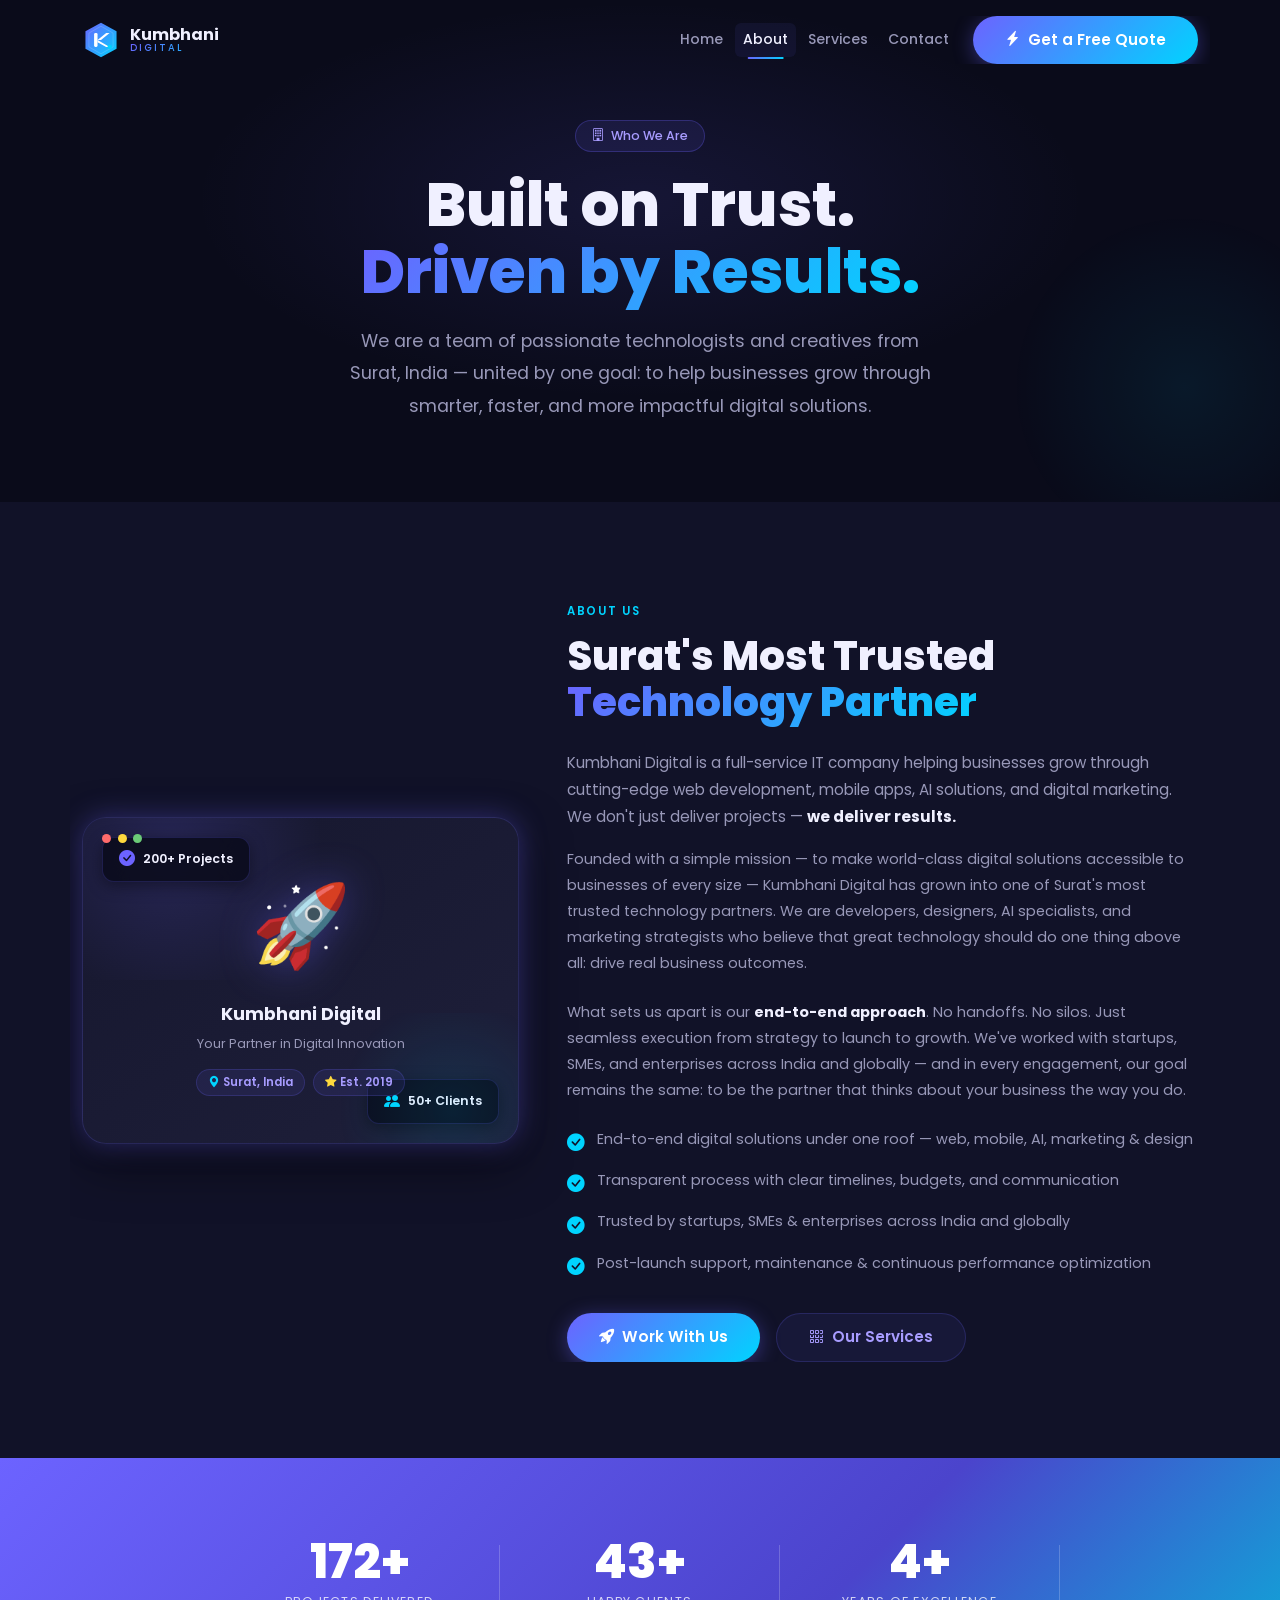
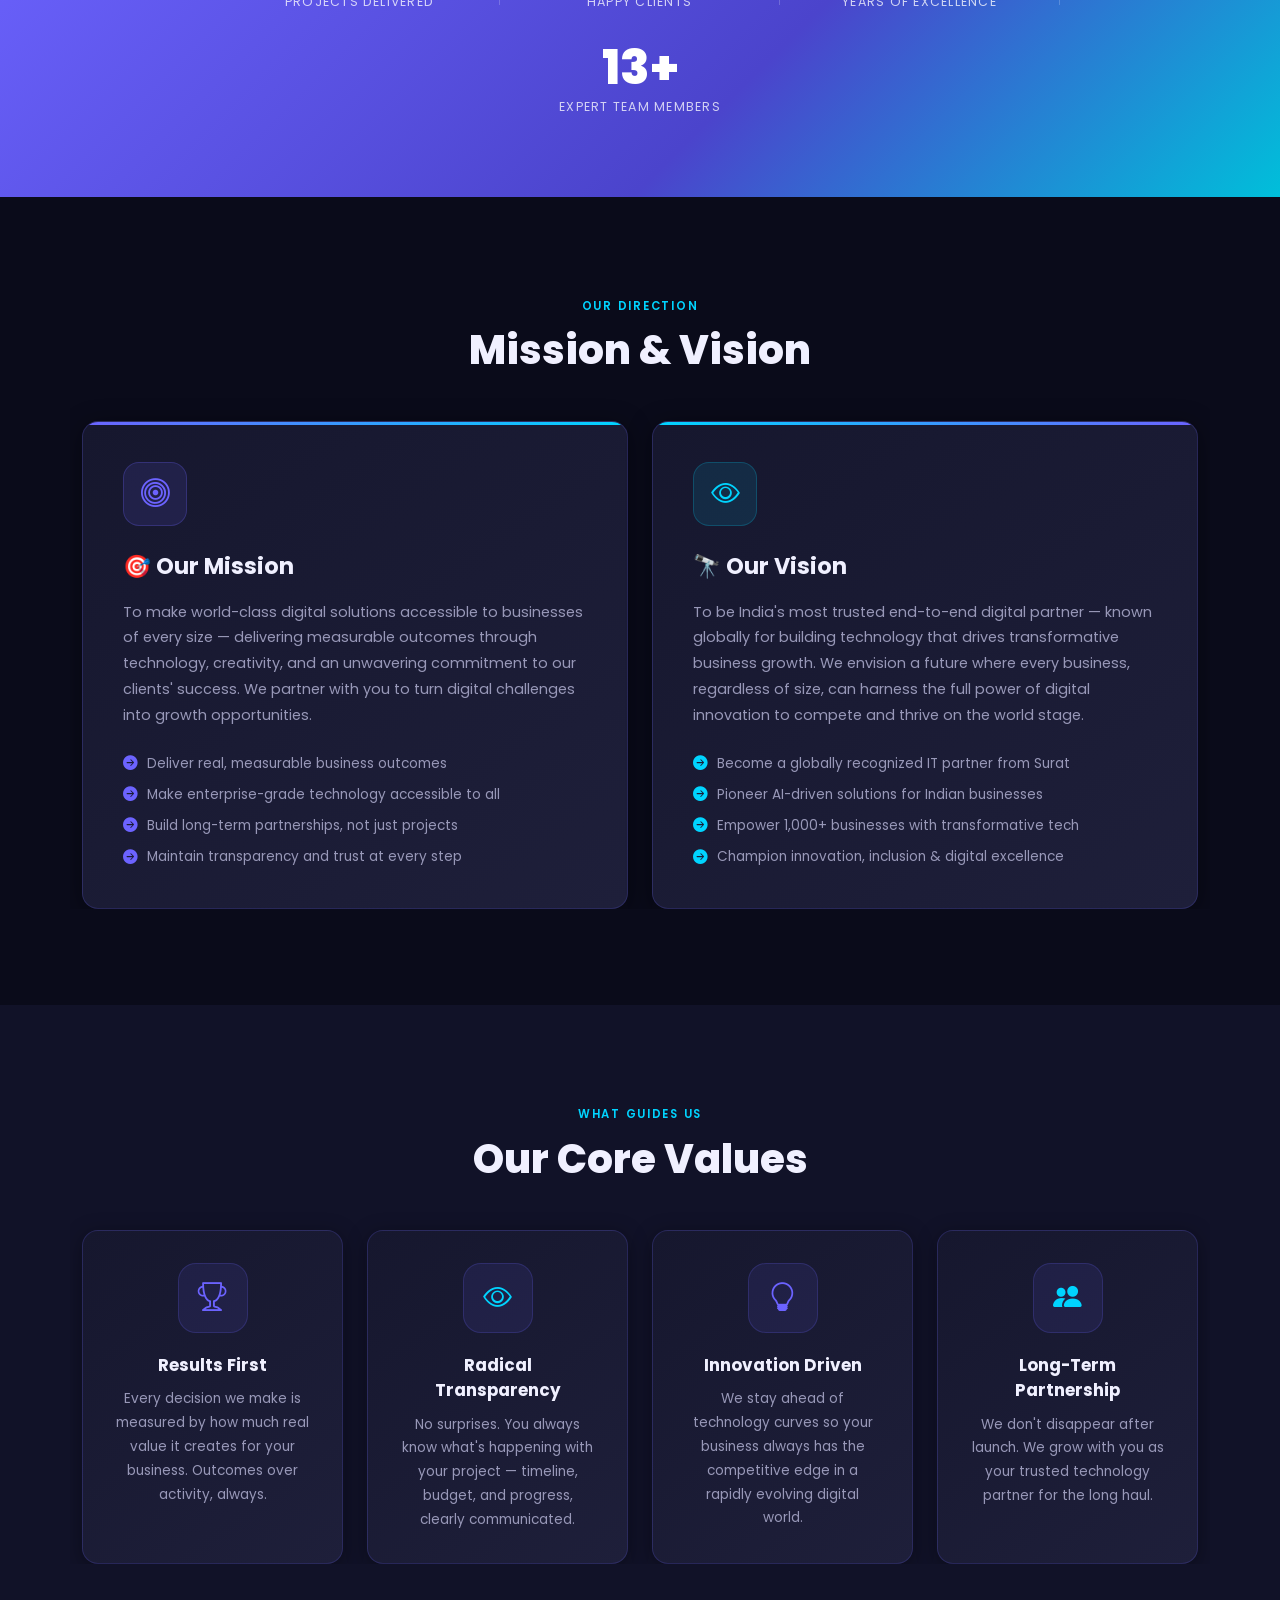
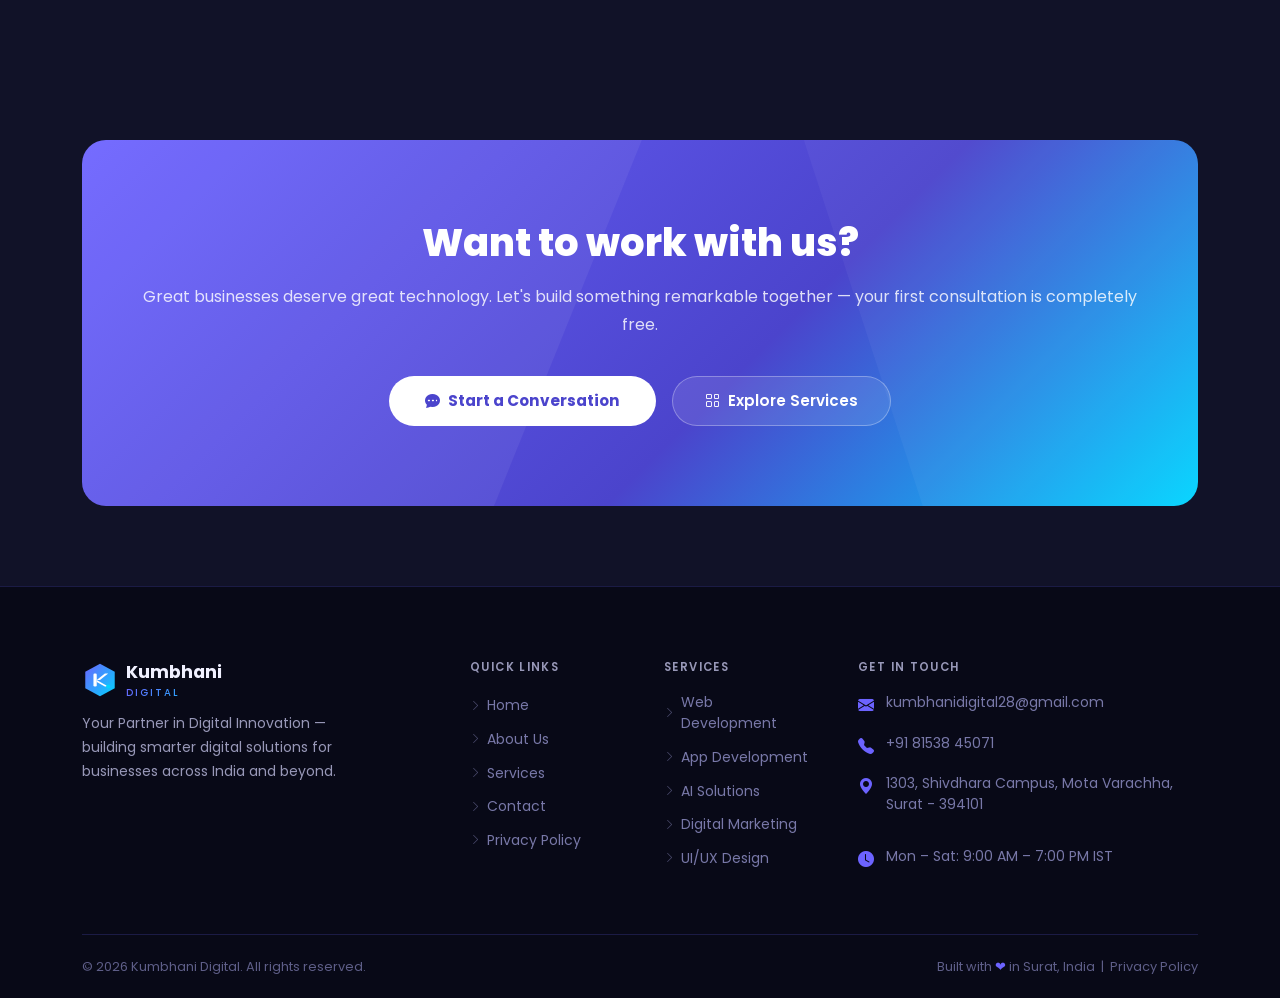
<file: about.html>
﻿<!DOCTYPE html>
<html lang="en">
<head>
  <meta charset="UTF-8" />
  <meta name="viewport" content="width=device-width, initial-scale=1.0" />
  <meta name="description" content="About Kumbhani Digital — Surat's most trusted IT partner. Learn our story, mission, vision, values, and meet the passionate team behind our digital solutions." />
  <meta name="robots" content="index, follow" />
  <meta property="og:title" content="About Us | Kumbhani Digital" />
  <meta property="og:description" content="We are a team of developers, designers, AI specialists, and marketers united by one goal — to help businesses grow through smarter digital solutions." />
  <meta property="og:type" content="website" />
  <title>About Us | Kumbhani Digital</title>

  <!-- Google Fonts: Poppins -->
  <link rel="preconnect" href="https://fonts.googleapis.com" />
  <link rel="preconnect" href="https://fonts.gstatic.com" crossorigin />
  <link href="https://fonts.googleapis.com/css2?family=Poppins:wght@300;400;500;600;700;800&display=swap" rel="stylesheet" />

  <!-- Bootstrap 5 CSS -->
  <link href="https://cdn.jsdelivr.net/npm/bootstrap@5.3.3/dist/css/bootstrap.min.css" rel="stylesheet" />

  <!-- Bootstrap Icons -->
  <link href="https://cdn.jsdelivr.net/npm/bootstrap-icons@1.11.3/font/bootstrap-icons.min.css" rel="stylesheet" />

  <style>
    /* ════════════════════════════════════════════
       ROOT DESIGN TOKENS
    ════════════════════════════════════════════ */
    :root {
      --kd-primary:      #6C63FF;
      --kd-primary-dark: #4B44CC;
      --kd-accent:       #00D4FF;
      --kd-bg:           #0A0B1A;
      --kd-bg-alt:       #111228;
      --kd-card:         #16172E;
      --kd-surface:      #1E1F3A;
      --kd-border:       rgba(108,99,255,0.2);
      --kd-text:         #F0F0FF;
      --kd-muted:        #9898B8;
      --kd-grad:         linear-gradient(135deg, #6C63FF 0%, #00D4FF 100%);
      --kd-grad-card:    linear-gradient(145deg, #16172E 0%, #1E1F3A 100%);
      --kd-shadow-glow:  0 0 28px rgba(108,99,255,0.35);
      --kd-radius:       1rem;
      --kd-transition:   0.28s ease;
    }

    /* ════════════════════════════════════════════
       GLOBAL RESET & BASE
    ════════════════════════════════════════════ */
    *, *::before, *::after { box-sizing: border-box; }
    html { scroll-behavior: smooth; }

    body {
      font-family: 'Poppins', sans-serif;
      background-color: var(--kd-bg);
      color: var(--kd-text);
      -webkit-font-smoothing: antialiased;
      overflow-x: hidden;
    }

    ::selection { background: var(--kd-primary); color: #fff; }
    ::-webkit-scrollbar { width: 6px; }
    ::-webkit-scrollbar-track { background: var(--kd-bg); }
    ::-webkit-scrollbar-thumb { background: var(--kd-primary); border-radius: 99px; }

    p { color: var(--kd-muted); line-height: 1.8; }
    a { text-decoration: none; }

    .text-gradient {
      background: var(--kd-grad);
      -webkit-background-clip: text;
      -webkit-text-fill-color: transparent;
      background-clip: text;
    }

    section { padding: 96px 0; }

    .section-tag {
      display: inline-block;
      font-size: 0.72rem;
      font-weight: 600;
      letter-spacing: 0.15em;
      text-transform: uppercase;
      color: var(--kd-accent);
      margin-bottom: 0.75rem;
    }

    .section-title {
      font-size: clamp(1.75rem, 4vw, 2.5rem);
      font-weight: 800;
      line-height: 1.15;
      color: var(--kd-text);
    }

    /* ════════════════════════════════════════════
       BUTTONS
    ════════════════════════════════════════════ */
    .btn-kd-primary {
      background: var(--kd-grad);
      color: #fff;
      font-weight: 600;
      border: none;
      border-radius: 99px;
      padding: 0.78rem 2rem;
      font-size: 0.95rem;
      box-shadow: 0 4px 20px rgba(108,99,255,0.4);
      transition: transform var(--kd-transition), box-shadow var(--kd-transition);
      display: inline-flex;
      align-items: center;
      gap: 0.5rem;
    }
    .btn-kd-primary:hover {
      transform: translateY(-3px);
      box-shadow: 0 8px 30px rgba(108,99,255,0.6);
      color: #fff;
    }

    .btn-kd-ghost {
      background: rgba(108,99,255,0.08);
      color: #A89CFF;
      font-weight: 600;
      border: 1px solid var(--kd-border);
      border-radius: 99px;
      padding: 0.78rem 2rem;
      font-size: 0.95rem;
      transition: all var(--kd-transition);
      display: inline-flex;
      align-items: center;
      gap: 0.5rem;
    }
    .btn-kd-ghost:hover {
      background: rgba(108,99,255,0.2);
      border-color: var(--kd-primary);
      color: #fff;
      transform: translateY(-3px);
    }

    .btn-kd-white {
      background: #fff;
      color: var(--kd-primary-dark);
      font-weight: 700;
      border: none;
      border-radius: 99px;
      padding: 0.85rem 2.25rem;
      font-size: 0.95rem;
      transition: all var(--kd-transition);
      display: inline-flex;
      align-items: center;
      gap: 0.5rem;
    }
    .btn-kd-white:hover {
      background: #e8e8ff;
      transform: translateY(-3px);
      box-shadow: 0 8px 24px rgba(0,0,0,0.3);
      color: var(--kd-primary-dark);
    }

    /* ════════════════════════════════════════════
       NAVBAR
    ════════════════════════════════════════════ */
    #mainNav {
      background: transparent;
      padding: 1rem 0;
      transition: background var(--kd-transition), box-shadow var(--kd-transition),
                  padding var(--kd-transition);
      z-index: 1050;
    }
    #mainNav.scrolled {
      background: rgba(10,11,26,0.9);
      backdrop-filter: blur(18px);
      -webkit-backdrop-filter: blur(18px);
      box-shadow: 0 1px 0 var(--kd-border);
      padding: 0.6rem 0;
    }

    .navbar-brand {
      display: flex;
      align-items: center;
      gap: 0.6rem;
    }
    .logo-text { display: flex; flex-direction: column; line-height: 1; }
    .logo-name { font-size: 1rem; font-weight: 700; color: var(--kd-text); }
    .logo-sub {
      font-size: 0.6rem; font-weight: 500; letter-spacing: 0.22em;
      text-transform: uppercase;
      background: var(--kd-grad);
      -webkit-background-clip: text;
      -webkit-text-fill-color: transparent;
      background-clip: text;
    }

    .navbar-nav .nav-link {
      color: var(--kd-muted);
      font-size: 0.875rem;
      font-weight: 500;
      padding: 0.4rem 0.9rem;
      border-radius: 6px;
      transition: color var(--kd-transition), background var(--kd-transition);
      position: relative;
    }
    .navbar-nav .nav-link::after {
      content: '';
      position: absolute;
      bottom: -2px; left: 50%;
      width: 0; height: 2px;
      background: var(--kd-grad);
      border-radius: 99px;
      transform: translateX(-50%);
      transition: width var(--kd-transition);
    }
    .navbar-nav .nav-link:hover,
    .navbar-nav .nav-link.active { color: var(--kd-text); background: rgba(108,99,255,0.08); }
    .navbar-nav .nav-link:hover::after,
    .navbar-nav .nav-link.active::after { width: 60%; }

    .navbar-toggler {
      border: 1px solid var(--kd-border);
      border-radius: 8px;
      padding: 0.4rem 0.6rem;
    }
    .navbar-toggler-icon { filter: invert(1); }

    .navbar-collapse {
      background: rgba(17,18,40,0.97);
      border-radius: var(--kd-radius);
      padding: 1rem 1.25rem;
      margin-top: 0.5rem;
      border: 1px solid var(--kd-border);
    }
    @media (min-width: 992px) {
      .navbar-collapse { background: transparent; border: none; padding: 0; margin-top: 0; }
    }

    /* ════════════════════════════════════════════
       PAGE HERO (About Hero)
    ════════════════════════════════════════════ */
    #about-hero {
      min-height: 52vh;
      display: flex;
      align-items: center;
      padding-top: 120px;
      padding-bottom: 80px;
      background: var(--kd-bg);
      position: relative;
      overflow: hidden;
      text-align: center;
    }

    #about-hero::before {
      content: '';
      position: absolute;
      top: 0; left: 50%; transform: translateX(-50%);
      width: 900px; height: 400px;
      background: radial-gradient(ellipse, rgba(108,99,255,0.12) 0%, transparent 70%);
      pointer-events: none;
    }

    #about-hero::after {
      content: '';
      position: absolute;
      bottom: -60px; right: -80px;
      width: 350px; height: 350px;
      background: radial-gradient(circle, rgba(0,212,255,0.07) 0%, transparent 70%);
      pointer-events: none;
      border-radius: 50%;
    }

    .hero-eyebrow {
      display: inline-flex;
      align-items: center;
      gap: 0.4rem;
      background: rgba(108,99,255,0.1);
      border: 1px solid rgba(108,99,255,0.28);
      color: #A89CFF;
      font-size: 0.78rem;
      font-weight: 500;
      padding: 0.35rem 1rem;
      border-radius: 99px;
      margin-bottom: 1.25rem;
      animation: fadeInUp 0.5s ease 0.1s both;
    }

    .hero-title {
      font-size: clamp(2rem, 5vw, 3.8rem);
      font-weight: 800;
      line-height: 1.1;
      margin-bottom: 1.2rem;
      animation: fadeInUp 0.6s ease 0.2s both;
    }

    .hero-subtitle {
      font-size: clamp(0.95rem, 2vw, 1.1rem);
      color: var(--kd-muted);
      max-width: 600px;
      margin: 0 auto;
      line-height: 1.85;
      animation: fadeInUp 0.6s ease 0.35s both;
    }

    /* ════════════════════════════════════════════
       ABOUT INTRO SECTION
    ════════════════════════════════════════════ */
    #about-intro { background: var(--kd-bg-alt); }

    .intro-image-card {
      background: var(--kd-grad-card);
      border: 1px solid var(--kd-border);
      border-radius: 1.5rem;
      overflow: hidden;
      position: relative;
      aspect-ratio: 4/3;
      display: flex;
      align-items: center;
      justify-content: center;
      box-shadow: var(--kd-shadow-glow), 0 20px 50px rgba(0,0,0,0.5);
    }

    .intro-image-inner {
      text-align: center;
      padding: 2rem;
      position: relative;
      z-index: 1;
    }

    .intro-image-card::before {
      content: '';
      position: absolute;
      top: -30%; left: -20%;
      width: 80%; height: 80%;
      background: radial-gradient(circle, rgba(108,99,255,0.18) 0%, transparent 70%);
      pointer-events: none;
    }
    .intro-image-card::after {
      content: '';
      position: absolute;
      bottom: -20%; right: -15%;
      width: 60%; height: 60%;
      background: radial-gradient(circle, rgba(0,212,255,0.1) 0%, transparent 70%);
      pointer-events: none;
    }

    .intro-big-icon {
      font-size: 5rem;
      display: block;
      margin-bottom: 1rem;
      filter: drop-shadow(0 0 20px rgba(108,99,255,0.4));
    }

    .intro-image-label {
      font-size: 1.1rem;
      font-weight: 700;
      color: var(--kd-text);
      margin-bottom: 0.4rem;
    }

    .intro-image-sub {
      font-size: 0.8rem;
      color: var(--kd-muted);
    }

    /* Floating badge on image card */
    .badge-float {
      position: absolute;
      background: rgba(10,11,26,0.85);
      backdrop-filter: blur(12px);
      border: 1px solid var(--kd-border);
      border-radius: 12px;
      padding: 0.6rem 1rem;
      display: flex;
      align-items: center;
      gap: 0.5rem;
      font-size: 0.78rem;
      font-weight: 600;
      color: var(--kd-text);
      box-shadow: 0 4px 16px rgba(0,0,0,0.4);
      animation: floatBadge 4s ease-in-out infinite;
    }
    .badge-float.badge-tl { top: 1.2rem; left: 1.2rem; }
    .badge-float.badge-br { bottom: 1.2rem; right: 1.2rem; animation-delay: -2s; }
    .badge-float i { color: var(--kd-primary); font-size: 1rem; }

    /* Intro text area */
    .intro-check-list {
      list-style: none;
      padding: 0;
      margin: 0 0 2rem 0;
      display: flex;
      flex-direction: column;
      gap: 0.75rem;
    }
    .intro-check-list li {
      display: flex;
      align-items: flex-start;
      gap: 0.75rem;
      font-size: 0.9rem;
      color: var(--kd-muted);
      line-height: 1.6;
    }
    .intro-check-list li i {
      color: var(--kd-accent);
      font-size: 1.1rem;
      flex-shrink: 0;
      margin-top: 1px;
    }

    /* ════════════════════════════════════════════
       STATS BAR
    ════════════════════════════════════════════ */
    #stats-bar {
      background: linear-gradient(135deg, #6C63FF 0%, #4B44CC 60%, #00bfda 100%);
      padding: 64px 0;
    }

    .stat-item-bar {
      text-align: center;
      padding: 1rem;
    }
    .stat-item-bar .num {
      font-size: clamp(2rem, 4vw, 3rem);
      font-weight: 800;
      color: #fff;
      line-height: 1;
      display: block;
    }
    .stat-item-bar .lbl {
      font-size: 0.78rem;
      color: rgba(255,255,255,0.75);
      text-transform: uppercase;
      letter-spacing: 0.1em;
      margin-top: 0.4rem;
      display: block;
    }

    .stat-divider {
      width: 1px;
      background: rgba(255,255,255,0.2);
      align-self: stretch;
      margin: 0.5rem 0;
    }

    /* ════════════════════════════════════════════
       MISSION & VISION SECTION
    ════════════════════════════════════════════ */
    #mission-vision { background: var(--kd-bg); }

    .mv-card {
      background: var(--kd-grad-card);
      border: 1px solid var(--kd-border);
      border-radius: var(--kd-radius);
      padding: 2.5rem;
      height: 100%;
      position: relative;
      overflow: hidden;
      transition: transform var(--kd-transition), box-shadow var(--kd-transition),
                  border-color var(--kd-transition);
      box-shadow: 0 4px 24px rgba(0,0,0,0.4);
    }

    .mv-card::before {
      content: '';
      position: absolute;
      top: 0; left: 0; right: 0;
      height: 3px;
      border-radius: var(--kd-radius) var(--kd-radius) 0 0;
      opacity: 1;
    }
    .mv-card.mission::before { background: var(--kd-grad); }
    .mv-card.vision::before  { background: linear-gradient(135deg, #00D4FF 0%, #6C63FF 100%); }

    .mv-card:hover {
      transform: translateY(-6px);
      box-shadow: var(--kd-shadow-glow), 0 20px 40px rgba(0,0,0,0.4);
      border-color: rgba(108,99,255,0.4);
    }

    .mv-icon-wrap {
      width: 64px; height: 64px;
      border-radius: 16px;
      display: flex;
      align-items: center;
      justify-content: center;
      font-size: 1.8rem;
      margin-bottom: 1.5rem;
    }
    .mv-card.mission .mv-icon-wrap {
      background: rgba(108,99,255,0.12);
      border: 1px solid rgba(108,99,255,0.25);
    }
    .mv-card.vision .mv-icon-wrap {
      background: rgba(0,212,255,0.1);
      border: 1px solid rgba(0,212,255,0.2);
    }

    .mv-heading {
      font-size: 1.4rem;
      font-weight: 700;
      color: var(--kd-text);
      margin-bottom: 1rem;
    }

    .mv-desc {
      font-size: 0.9rem;
      color: var(--kd-muted);
      line-height: 1.8;
      margin-bottom: 1.5rem;
    }

    .mv-points {
      list-style: none;
      padding: 0; margin: 0;
      display: flex;
      flex-direction: column;
      gap: 0.6rem;
    }
    .mv-points li {
      display: flex;
      align-items: center;
      gap: 0.6rem;
      font-size: 0.85rem;
      color: var(--kd-muted);
    }
    .mv-points li i { font-size: 0.9rem; }
    .mv-card.mission .mv-points li i { color: var(--kd-primary); }
    .mv-card.vision  .mv-points li i { color: var(--kd-accent); }

    /* ════════════════════════════════════════════
       VALUES SECTION
    ════════════════════════════════════════════ */
    #values { background: var(--kd-bg-alt); }

    .value-card {
      background: var(--kd-grad-card);
      border: 1px solid var(--kd-border);
      border-radius: var(--kd-radius);
      padding: 2rem;
      text-align: center;
      height: 100%;
      transition: transform var(--kd-transition), box-shadow var(--kd-transition),
                  border-color var(--kd-transition);
      box-shadow: 0 4px 20px rgba(0,0,0,0.35);
    }
    .value-card:hover {
      transform: translateY(-6px);
      box-shadow: var(--kd-shadow-glow);
      border-color: rgba(108,99,255,0.4);
    }

    .value-icon {
      width: 70px; height: 70px;
      border-radius: 18px;
      background: rgba(108,99,255,0.1);
      border: 1px solid rgba(108,99,255,0.2);
      display: flex;
      align-items: center;
      justify-content: center;
      font-size: 1.8rem;
      margin: 0 auto 1.25rem;
      transition: background var(--kd-transition), transform var(--kd-transition);
    }
    .value-card:hover .value-icon {
      background: rgba(108,99,255,0.22);
      transform: scale(1.1) rotate(5deg);
    }

    .value-title {
      font-size: 1.05rem;
      font-weight: 700;
      color: var(--kd-text);
      margin-bottom: 0.6rem;
    }

    .value-desc {
      font-size: 0.85rem;
      color: var(--kd-muted);
      line-height: 1.75;
      margin: 0;
    }

    /* ════════════════════════════════════════════
       TEAM SECTION
    ════════════════════════════════════════════ */
    #team { background: var(--kd-bg); }

    .team-card {
      background: var(--kd-grad-card);
      border: 1px solid var(--kd-border);
      border-radius: var(--kd-radius);
      padding: 2rem 1.75rem;
      text-align: center;
      height: 100%;
      position: relative;
      overflow: hidden;
      transition: transform var(--kd-transition), box-shadow var(--kd-transition),
                  border-color var(--kd-transition);
      box-shadow: 0 4px 20px rgba(0,0,0,0.35);
    }

    .team-card::before {
      content: '';
      position: absolute;
      top: 0; left: 0; right: 0;
      height: 3px;
      background: var(--kd-grad);
      opacity: 0;
      transition: opacity var(--kd-transition);
      border-radius: var(--kd-radius) var(--kd-radius) 0 0;
    }

    .team-card:hover {
      transform: translateY(-8px);
      box-shadow: var(--kd-shadow-glow), 0 20px 40px rgba(0,0,0,0.45);
      border-color: rgba(108,99,255,0.45);
    }
    .team-card:hover::before { opacity: 1; }

    /* Avatar */
    .team-avatar {
      width: 100px; height: 100px;
      border-radius: 50%;
      margin: 0 auto 1.25rem;
      position: relative;
      display: flex;
      align-items: center;
      justify-content: center;
      font-size: 2.4rem;
      font-weight: 800;
      color: #fff;
      background: var(--kd-grad);
      box-shadow: 0 4px 20px rgba(108,99,255,0.4);
      transition: transform var(--kd-transition), box-shadow var(--kd-transition);
      letter-spacing: -1px;
      line-height: 1;
    }

    .team-card:hover .team-avatar {
      transform: scale(1.08);
      box-shadow: 0 8px 28px rgba(108,99,255,0.55);
    }

    /* Verified dot */
    .team-avatar::after {
      content: '';
      position: absolute;
      bottom: 4px; right: 4px;
      width: 18px; height: 18px;
      background: var(--kd-accent);
      border-radius: 50%;
      border: 2px solid var(--kd-card);
    }

    .team-name {
      font-size: 1.05rem;
      font-weight: 700;
      color: var(--kd-text);
      margin-bottom: 0.25rem;
    }

    .team-role {
      font-size: 0.78rem;
      font-weight: 600;
      text-transform: uppercase;
      letter-spacing: 0.12em;
      background: var(--kd-grad);
      -webkit-background-clip: text;
      -webkit-text-fill-color: transparent;
      background-clip: text;
      margin-bottom: 0.8rem;
    }

    .team-bio {
      font-size: 0.82rem;
      color: var(--kd-muted);
      line-height: 1.7;
      margin-bottom: 1.25rem;
    }

    .team-skills {
      display: flex;
      flex-wrap: wrap;
      justify-content: center;
      gap: 0.4rem;
      margin-bottom: 1.25rem;
    }
    .team-skill {
      font-size: 0.68rem;
      font-weight: 600;
      color: #A89CFF;
      background: rgba(108,99,255,0.1);
      border: 1px solid rgba(108,99,255,0.2);
      padding: 0.22rem 0.65rem;
      border-radius: 99px;
    }

    .team-social {
      display: flex;
      justify-content: center;
      gap: 0.5rem;
    }
    .team-social-btn {
      width: 32px; height: 32px;
      border-radius: 8px;
      border: 1px solid var(--kd-border);
      background: transparent;
      color: var(--kd-muted);
      font-size: 0.85rem;
      display: flex;
      align-items: center;
      justify-content: center;
      transition: all var(--kd-transition);
    }
    .team-social-btn:hover {
      background: var(--kd-primary);
      border-color: var(--kd-primary);
      color: #fff;
      transform: translateY(-2px);
    }

    /* ════════════════════════════════════════════
       CTA SECTION
    ════════════════════════════════════════════ */
    #about-cta { background: var(--kd-bg-alt); padding: 80px 0; }

    .cta-inner {
      background: linear-gradient(135deg, #6C63FF 0%, #4B44CC 60%, #00D4FF 100%);
      border-radius: 1.5rem;
      padding: 5rem 3rem;
      text-align: center;
      position: relative;
      overflow: hidden;
    }
    .cta-inner::before {
      content: '';
      position: absolute;
      top: -40%; left: -15%;
      width: 55%; height: 200%;
      background: rgba(255,255,255,0.06);
      transform: rotate(22deg);
    }
    .cta-inner::after {
      content: '';
      position: absolute;
      bottom: -30%; right: -10%;
      width: 40%; height: 180%;
      background: rgba(255,255,255,0.04);
      transform: rotate(-18deg);
    }

    .cta-title {
      font-size: clamp(1.6rem, 4vw, 2.4rem);
      font-weight: 800;
      color: #fff;
      margin-bottom: 1rem;
      position: relative; z-index: 1;
    }
    .cta-subtitle {
      font-size: 1rem;
      color: rgba(255,255,255,0.82);
      margin-bottom: 2.25rem;
      position: relative; z-index: 1;
    }
    .cta-actions {
      display: flex;
      justify-content: center;
      gap: 1rem;
      flex-wrap: wrap;
      position: relative; z-index: 1;
    }

    /* ════════════════════════════════════════════
       FOOTER
    ════════════════════════════════════════════ */
    #footer {
      background: #080917;
      border-top: 1px solid var(--kd-border);
      padding: 72px 0 0;
    }

    .footer-logo-name { font-size: 1.1rem; font-weight: 700; color: var(--kd-text); }
    .footer-logo-sub {
      font-size: 0.62rem; font-weight: 500; letter-spacing: 0.2em;
      text-transform: uppercase;
      background: var(--kd-grad);
      -webkit-background-clip: text;
      -webkit-text-fill-color: transparent;
      background-clip: text;
    }
    .footer-tagline {
      font-size: 0.875rem; color: var(--kd-muted);
      margin: 0.75rem 0 1.5rem; line-height: 1.7; max-width: 280px;
    }
    .footer-heading {
      font-size: 0.72rem; font-weight: 600;
      text-transform: uppercase; letter-spacing: 0.12em;
      color: var(--kd-muted); margin-bottom: 1rem;
    }

    .footer-links { list-style: none; padding: 0; margin: 0; }
    .footer-links li { margin-bottom: 0.6rem; }
    .footer-links a {
      font-size: 0.875rem; color: #7878A8;
      transition: color var(--kd-transition);
      display: inline-flex; align-items: center; gap: 0.35rem;
    }
    .footer-links a:hover { color: #A89CFF; }
    .footer-links a i { font-size: 0.7rem; opacity: 0.6; }

    .footer-contact-item {
      display: flex; gap: 0.75rem; align-items: flex-start;
      margin-bottom: 0.9rem; font-size: 0.875rem; color: #7878A8;
    }
    .footer-contact-item i { color: var(--kd-primary); font-size: 1rem; flex-shrink: 0; margin-top: 2px; }
    .footer-contact-item a { color: #7878A8; transition: color var(--kd-transition); }
    .footer-contact-item a:hover { color: #A89CFF; }

    .social-row { display: flex; gap: 0.6rem; margin-top: 1.25rem; }
    .social-btn {
      width: 36px; height: 36px; border-radius: 9px;
      border: 1px solid var(--kd-border); background: transparent;
      color: var(--kd-muted); font-size: 0.9rem;
      display: flex; align-items: center; justify-content: center;
      transition: all var(--kd-transition);
    }
    .social-btn:hover {
      background: var(--kd-primary); border-color: var(--kd-primary);
      color: #fff; transform: translateY(-3px);
    }

    .footer-bottom {
      border-top: 1px solid var(--kd-border);
      padding: 1.25rem 0; margin-top: 3rem;
      display: flex; justify-content: space-between;
      align-items: center; flex-wrap: wrap; gap: 0.5rem;
    }
    .footer-bottom p { font-size: 0.8rem; color: #5E5E88; margin: 0; }
    .footer-bottom a { color: #5E5E88; transition: color var(--kd-transition); }
    .footer-bottom a:hover { color: #A89CFF; }

    /* ════════════════════════════════════════════
       ANIMATIONS
    ════════════════════════════════════════════ */
    @keyframes fadeInUp {
      from { opacity: 0; transform: translateY(28px); }
      to   { opacity: 1; transform: translateY(0); }
    }
    @keyframes fadeInLeft {
      from { opacity: 0; transform: translateX(-28px); }
      to   { opacity: 1; transform: translateX(0); }
    }
    @keyframes fadeInRight {
      from { opacity: 0; transform: translateX(28px); }
      to   { opacity: 1; transform: translateX(0); }
    }
    @keyframes floatBadge {
      0%, 100% { transform: translateY(0); }
      50%       { transform: translateY(-8px); }
    }
    @keyframes float {
      0%, 100% { transform: translateY(0); }
      50%       { transform: translateY(-12px); }
    }

    .float-anim { animation: float 5s ease-in-out infinite; }

    .reveal {
      opacity: 0; transform: translateY(28px);
      transition: opacity 0.65s ease, transform 0.65s ease;
    }
    .reveal.from-left  { transform: translateX(-28px); }
    .reveal.from-right { transform: translateX(28px); }
    .reveal.visible    { opacity: 1; transform: translate(0,0); }
    .reveal-d1 { transition-delay: 0.1s; }
    .reveal-d2 { transition-delay: 0.2s; }
    .reveal-d3 { transition-delay: 0.3s; }
    .reveal-d4 { transition-delay: 0.4s; }

    /* ════════════════════════════════════════════
       RESPONSIVE
    ════════════════════════════════════════════ */
    @media (max-width: 991.98px) {
      section { padding: 64px 0; }
      #about-hero { padding-top: 110px; padding-bottom: 64px; }
      .cta-inner { padding: 3.5rem 1.75rem; }
    }
    @media (max-width: 575.98px) {
      .cta-actions { flex-direction: column; align-items: center; }
      .stat-divider { display: none; }
    }
  </style>
  <!-- Responsive Fixes -->
  <link rel="stylesheet" href="css/responsive.css" />
</head>

<body>

  <!-- ══════════════════════════════════════════════
       NAVBAR
  ════════════════════════════════════════════════ -->
  <nav id="mainNav" class="navbar navbar-expand-lg fixed-top" aria-label="Main navigation">
    <div class="container">
      <a class="navbar-brand" href="index.html" id="nav-logo">
        <svg width="38" height="38" viewBox="0 0 44 44" fill="none" xmlns="http://www.w3.org/2000/svg" aria-hidden="true">
          <defs>
            <linearGradient id="nv-g" x1="0%" y1="0%" x2="100%" y2="100%">
              <stop offset="0%" stop-color="#6C63FF"/><stop offset="100%" stop-color="#00D4FF"/>
            </linearGradient>
          </defs>
          <polygon points="22,2 40,12 40,32 22,42 4,32 4,12" fill="url(#nv-g)"/>
          <polygon points="22,6 36,14 36,30 22,38 8,30 8,14" fill="none" stroke="rgba(255,255,255,0.18)" stroke-width="1"/>
          <rect x="14" y="14" width="4" height="16" rx="1.5" fill="white"/>
          <polygon points="18,22 28,14 32,14 22,22" fill="white"/>
          <polygon points="18,22 32,30 28,30 18,24.5" fill="white"/>
          <circle cx="32" cy="30" r="2.5" fill="#00D4FF"/>
        </svg>
        <div class="logo-text">
          <span class="logo-name">Kumbhani</span>
          <span class="logo-sub">Digital</span>
        </div>
      </a>

      <button class="navbar-toggler" type="button" data-bs-toggle="collapse"
              data-bs-target="#navMenu" aria-controls="navMenu" aria-expanded="false" aria-label="Toggle navigation">
        <span class="navbar-toggler-icon"></span>
      </button>

      <div class="collapse navbar-collapse justify-content-end" id="navMenu">
        <ul class="navbar-nav align-items-lg-center gap-1 mb-2 mb-lg-0 me-3">
          <li class="nav-item"><a class="nav-link" href="index.html" id="nav-home">Home</a></li>
          <li class="nav-item"><a class="nav-link active" href="about.html" aria-current="page" id="nav-about">About</a></li>
          <li class="nav-item"><a class="nav-link" href="services.html" id="nav-services">Services</a></li>
          <li class="nav-item"><a class="nav-link" href="contact.html" id="nav-contact">Contact</a></li>
        </ul>
        <a href="contact.html" class="btn-kd-primary" id="nav-cta-btn">
          <i class="bi bi-lightning-charge-fill"></i> Get a Free Quote
        </a>
      </div>
    </div>
  </nav>

  <!-- ══════════════════════════════════════════════
       PAGE HERO
  ════════════════════════════════════════════════ -->
  <section id="about-hero" aria-labelledby="about-hero-title">
    <div class="container">
      <span class="hero-eyebrow"><i class="bi bi-building"></i> Who We Are</span>
      <h1 class="hero-title" id="about-hero-title">
        Built on Trust.<br />
        <span class="text-gradient">Driven by Results.</span>
      </h1>
      <p class="hero-subtitle">
        We are a team of passionate technologists and creatives from Surat, India —
        united by one goal: to help businesses grow through smarter, faster,
        and more impactful digital solutions.
      </p>
    </div>
  </section>

  <!-- ══════════════════════════════════════════════
       ABOUT INTRO
  ════════════════════════════════════════════════ -->
  <section id="about-intro" aria-labelledby="about-intro-title">
    <div class="container">
      <div class="row align-items-center g-5">

        <!-- Visual Card -->
        <div class="col-lg-5 reveal from-left" id="about-image-col">
          <div class="intro-image-card float-anim">
            <!-- Window chrome -->
            <div style="position:absolute; top:1rem; left:1.2rem; display:flex; gap:0.4rem; z-index:2;">
              <div style="width:9px;height:9px;border-radius:50%;background:#ff6b6b;"></div>
              <div style="width:9px;height:9px;border-radius:50%;background:#ffd93d;"></div>
              <div style="width:9px;height:9px;border-radius:50%;background:#6bcb77;"></div>
            </div>

            <div class="intro-image-inner">
              <span class="intro-big-icon">🚀</span>
              <div class="intro-image-label">Kumbhani Digital</div>
              <div class="intro-image-sub">Your Partner in Digital Innovation</div>
              <div class="d-flex justify-content-center gap-2 mt-3 flex-wrap">
                <span style="font-size:0.72rem;font-weight:600;color:#A89CFF;background:rgba(108,99,255,0.1);border:1px solid rgba(108,99,255,0.2);padding:0.25rem 0.7rem;border-radius:99px;">
                  <i class="bi bi-geo-alt-fill" style="color:#00D4FF;"></i> Surat, India
                </span>
                <span style="font-size:0.72rem;font-weight:600;color:#A89CFF;background:rgba(108,99,255,0.1);border:1px solid rgba(108,99,255,0.2);padding:0.25rem 0.7rem;border-radius:99px;">
                  <i class="bi bi-star-fill" style="color:#FFD93D;"></i> Est. 2019
                </span>
              </div>
            </div>

            <!-- Floating badges -->
            <div class="badge-float badge-tl">
              <i class="bi bi-check-circle-fill"></i> 200+ Projects
            </div>
            <div class="badge-float badge-br">
              <i class="bi bi-people-fill" style="color:#00D4FF;"></i> 50+ Clients
            </div>
          </div>
        </div>

        <!-- Text Content -->
        <div class="col-lg-7 reveal from-right" id="about-text-col">
          <span class="section-tag">About Us</span>
          <h2 class="section-title mb-4" id="about-intro-title">
            Surat's Most Trusted<br /><span class="text-gradient">Technology Partner</span>
          </h2>
          <p class="mb-3" style="font-size:0.95rem;">
            Kumbhani Digital is a full-service IT company helping businesses grow through cutting-edge
            web development, mobile apps, AI solutions, and digital marketing. We don't just deliver
            projects — <strong style="color:var(--kd-text);">we deliver results.</strong>
          </p>
          <p class="mb-4" style="font-size:0.9rem;">
            Founded with a simple mission — to make world-class digital solutions accessible to businesses
            of every size — Kumbhani Digital has grown into one of Surat's most trusted technology partners.
            We are developers, designers, AI specialists, and marketing strategists who believe that great
            technology should do one thing above all: drive real business outcomes.
          </p>
          <p class="mb-4" style="font-size:0.9rem;">
            What sets us apart is our <strong style="color:var(--kd-text);">end-to-end approach</strong>.
            No handoffs. No silos. Just seamless execution from strategy to launch to growth. We've worked
            with startups, SMEs, and enterprises across India and globally — and in every engagement,
            our goal remains the same: to be the partner that thinks about your business the way you do.
          </p>
          <ul class="intro-check-list">
            <li><i class="bi bi-check-circle-fill"></i> End-to-end digital solutions under one roof — web, mobile, AI, marketing & design</li>
            <li><i class="bi bi-check-circle-fill"></i> Transparent process with clear timelines, budgets, and communication</li>
            <li><i class="bi bi-check-circle-fill"></i> Trusted by startups, SMEs & enterprises across India and globally</li>
            <li><i class="bi bi-check-circle-fill"></i> Post-launch support, maintenance & continuous performance optimization</li>
          </ul>
          <div class="d-flex gap-3 flex-wrap mt-4">
            <a href="contact.html" class="btn-kd-primary" id="intro-cta-primary">
              <i class="bi bi-rocket-takeoff-fill"></i> Work With Us
            </a>
            <a href="services.html" class="btn-kd-ghost" id="intro-cta-secondary">
              <i class="bi bi-grid-3x3-gap"></i> Our Services
            </a>
          </div>
        </div>

      </div>
    </div>
  </section>

  <!-- ══════════════════════════════════════════════
       STATS BAR
  ════════════════════════════════════════════════ -->
  <div id="stats-bar" aria-label="Company statistics">
    <div class="container">
      <div class="row justify-content-center align-items-center g-0">
        <div class="col-6 col-md-3">
          <div class="stat-item-bar reveal reveal-d1">
            <span class="num" id="stat-1">200+</span>
            <span class="lbl">Projects Delivered</span>
          </div>
        </div>
        <div class="d-none d-md-block col-md-auto">
          <div class="stat-divider" style="height:60px;"></div>
        </div>
        <div class="col-6 col-md-3">
          <div class="stat-item-bar reveal reveal-d2">
            <span class="num" id="stat-2">50+</span>
            <span class="lbl">Happy Clients</span>
          </div>
        </div>
        <div class="d-none d-md-block col-md-auto">
          <div class="stat-divider" style="height:60px;"></div>
        </div>
        <div class="col-6 col-md-3">
          <div class="stat-item-bar reveal reveal-d3">
            <span class="num" id="stat-3">5+</span>
            <span class="lbl">Years of Excellence</span>
          </div>
        </div>
        <div class="d-none d-md-block col-md-auto">
          <div class="stat-divider" style="height:60px;"></div>
        </div>
        <div class="col-6 col-md-3">
          <div class="stat-item-bar reveal reveal-d4">
            <span class="num" id="stat-4">15+</span>
            <span class="lbl">Expert Team Members</span>
          </div>
        </div>
      </div>
    </div>
  </div>

  <!-- ══════════════════════════════════════════════
       MISSION & VISION
  ════════════════════════════════════════════════ -->
  <section id="mission-vision" aria-labelledby="mv-title">
    <div class="container">
      <div class="text-center mb-5 reveal" id="mv-header">
        <span class="section-tag">Our Direction</span>
        <h2 class="section-title" id="mv-title">Mission &amp; Vision</h2>
      </div>
      <div class="row g-4">

        <!-- Mission -->
        <div class="col-md-6 reveal reveal-d1" id="mission-card">
          <div class="mv-card mission h-100">
            <div class="mv-icon-wrap">
              <i class="bi bi-bullseye" style="color:#6C63FF;"></i>
            </div>
            <div class="mv-heading">🎯 Our Mission</div>
            <p class="mv-desc">
              To make world-class digital solutions accessible to businesses of every size —
              delivering measurable outcomes through technology, creativity, and an unwavering
              commitment to our clients' success. We partner with you to turn digital challenges
              into growth opportunities.
            </p>
            <ul class="mv-points">
              <li><i class="bi bi-arrow-right-circle-fill"></i> Deliver real, measurable business outcomes</li>
              <li><i class="bi bi-arrow-right-circle-fill"></i> Make enterprise-grade technology accessible to all</li>
              <li><i class="bi bi-arrow-right-circle-fill"></i> Build long-term partnerships, not just projects</li>
              <li><i class="bi bi-arrow-right-circle-fill"></i> Maintain transparency and trust at every step</li>
            </ul>
          </div>
        </div>

        <!-- Vision -->
        <div class="col-md-6 reveal reveal-d2" id="vision-card">
          <div class="mv-card vision h-100">
            <div class="mv-icon-wrap">
              <i class="bi bi-eye" style="color:#00D4FF;"></i>
            </div>
            <div class="mv-heading">🔭 Our Vision</div>
            <p class="mv-desc">
              To be India's most trusted end-to-end digital partner — known globally for building
              technology that drives transformative business growth. We envision a future where
              every business, regardless of size, can harness the full power of digital innovation
              to compete and thrive on the world stage.
            </p>
            <ul class="mv-points">
              <li><i class="bi bi-arrow-right-circle-fill"></i> Become a globally recognized IT partner from Surat</li>
              <li><i class="bi bi-arrow-right-circle-fill"></i> Pioneer AI-driven solutions for Indian businesses</li>
              <li><i class="bi bi-arrow-right-circle-fill"></i> Empower 1,000+ businesses with transformative tech</li>
              <li><i class="bi bi-arrow-right-circle-fill"></i> Champion innovation, inclusion &amp; digital excellence</li>
            </ul>
          </div>
        </div>

      </div>
    </div>
  </section>

  <!-- ══════════════════════════════════════════════
       VALUES
  ════════════════════════════════════════════════ -->
  <section id="values" aria-labelledby="values-title">
    <div class="container">
      <div class="text-center mb-5 reveal" id="values-header">
        <span class="section-tag">What Guides Us</span>
        <h2 class="section-title" id="values-title">Our Core Values</h2>
      </div>
      <div class="row g-4">

        <div class="col-sm-6 col-lg-3 reveal reveal-d1" id="val-results">
          <div class="value-card">
            <div class="value-icon"><i class="bi bi-trophy" style="color:#6C63FF;"></i></div>
            <div class="value-title">Results First</div>
            <p class="value-desc">Every decision we make is measured by how much real value it creates for your business. Outcomes over activity, always.</p>
          </div>
        </div>

        <div class="col-sm-6 col-lg-3 reveal reveal-d2" id="val-transparency">
          <div class="value-card">
            <div class="value-icon"><i class="bi bi-eye" style="color:#00D4FF;"></i></div>
            <div class="value-title">Radical Transparency</div>
            <p class="value-desc">No surprises. You always know what's happening with your project — timeline, budget, and progress, clearly communicated.</p>
          </div>
        </div>

        <div class="col-sm-6 col-lg-3 reveal reveal-d3" id="val-innovation">
          <div class="value-card">
            <div class="value-icon"><i class="bi bi-lightbulb" style="color:#6C63FF;"></i></div>
            <div class="value-title">Innovation Driven</div>
            <p class="value-desc">We stay ahead of technology curves so your business always has the competitive edge in a rapidly evolving digital world.</p>
          </div>
        </div>

        <div class="col-sm-6 col-lg-3 reveal reveal-d4" id="val-partnership">
          <div class="value-card">
            <div class="value-icon"><i class="bi bi-people-fill" style="color:#00D4FF;"></i></div>
            <div class="value-title">Long-Term Partnership</div>
            <p class="value-desc">We don't disappear after launch. We grow with you as your trusted technology partner for the long haul.</p>
          </div>
        </div>

      </div>
    </div>
  </section>

  <!-- ══════════════════════════════════════════════
       CTA SECTION
  ════════════════════════════════════════════════ -->
  <section id="about-cta" aria-labelledby="cta-heading">
    <div class="container">
      <div class="cta-inner reveal" id="cta-block">
        <h2 class="cta-title" id="cta-heading">
          Want to work with us?
        </h2>
        <p class="cta-subtitle">
          Great businesses deserve great technology. Let's build something remarkable together —
          your first consultation is completely free.
        </p>
        <div class="cta-actions">
          <a href="contact.html" class="btn-kd-white" id="cta-contact-btn">
            <i class="bi bi-chat-dots-fill"></i> Start a Conversation
          </a>
          <a href="services.html" class="btn-kd-ghost" id="cta-services-btn"
             style="background:rgba(255,255,255,0.1); border-color:rgba(255,255,255,0.3); color:#fff;">
            <i class="bi bi-grid"></i> Explore Services
          </a>
        </div>
      </div>
    </div>
  </section>

  <!-- ══════════════════════════════════════════════
       FOOTER
  ════════════════════════════════════════════════ -->
  <footer id="footer">
    <div class="container">
      <div class="row g-5">

        <div class="col-lg-4 col-md-6" id="footer-brand">
          <div class="d-flex align-items-center gap-2 mb-2">
            <svg width="36" height="36" viewBox="0 0 44 44" fill="none" xmlns="http://www.w3.org/2000/svg" aria-hidden="true">
              <defs>
                <linearGradient id="ft-g" x1="0%" y1="0%" x2="100%" y2="100%">
                  <stop offset="0%" stop-color="#6C63FF"/><stop offset="100%" stop-color="#00D4FF"/>
                </linearGradient>
              </defs>
              <polygon points="22,2 40,12 40,32 22,42 4,32 4,12" fill="url(#ft-g)"/>
              <rect x="14" y="14" width="4" height="16" rx="1.5" fill="white"/>
              <polygon points="18,22 28,14 32,14 22,22" fill="white"/>
              <polygon points="18,22 32,30 28,30 18,24.5" fill="white"/>
              <circle cx="32" cy="30" r="2.5" fill="#00D4FF"/>
            </svg>
            <div>
              <div class="footer-logo-name">Kumbhani</div>
              <div class="footer-logo-sub">Digital</div>
            </div>
          </div>
          <p class="footer-tagline">Your Partner in Digital Innovation — building smarter digital solutions for businesses across India and beyond.</p></div>

        <div class="col-lg-2 col-md-6 col-6" id="footer-nav">
          <div class="footer-heading">Quick Links</div>
          <ul class="footer-links">
            <li><a href="index.html"><i class="bi bi-chevron-right"></i> Home</a></li>
            <li><a href="about.html"><i class="bi bi-chevron-right"></i> About Us</a></li>
            <li><a href="services.html"><i class="bi bi-chevron-right"></i> Services</a></li>
            <li><a href="contact.html"><i class="bi bi-chevron-right"></i> Contact</a></li>
            <li><a href="privacy.html"><i class="bi bi-chevron-right"></i> Privacy Policy</a></li>
          </ul>
        </div>

        <div class="col-lg-2 col-md-6 col-6" id="footer-services-list">
          <div class="footer-heading">Services</div>
          <ul class="footer-links">
            <li><a href="services.html#card-web"><i class="bi bi-chevron-right"></i> Web Development</a></li>
            <li><a href="services.html#card-app"><i class="bi bi-chevron-right"></i> App Development</a></li>
            <li><a href="services.html#card-ai"><i class="bi bi-chevron-right"></i> AI Solutions</a></li>
            <li><a href="services.html#card-marketing"><i class="bi bi-chevron-right"></i> Digital Marketing</a></li>
            <li><a href="services.html#card-uiux"><i class="bi bi-chevron-right"></i> UI/UX Design</a></li>
          </ul>
        </div>

        <div class="col-lg-4 col-md-6" id="footer-contact">
          <div class="footer-heading">Get In Touch</div>
          <div class="footer-contact-item">
            <i class="bi bi-envelope-fill"></i>
            <a href="mailto:kumbhanidigital28@gmail.com">kumbhanidigital28@gmail.com</a>
          </div>
          <div class="footer-contact-item">
            <i class="bi bi-telephone-fill"></i>
            <a href="tel:+918153845071">+91 81538 45071</a>
          </div>
          <div class="footer-contact-item">
            <i class="bi bi-geo-alt-fill"></i>
            <address style="font-style:normal;">1303, Shivdhara Campus, Mota Varachha, Surat - 394101</address>
          </div>
          <div class="footer-contact-item">
            <i class="bi bi-clock-fill"></i>
            <span>Mon – Sat: 9:00 AM – 7:00 PM IST</span>
          </div>
        </div>

      </div>

      <div class="footer-bottom">
        <p>&copy; <span id="footer-year"></span> Kumbhani Digital. All rights reserved.</p>
        <p>Built with <span style="color:#6C63FF;">❤</span> in Surat, India &nbsp;|&nbsp;
           <a href="privacy.html">Privacy Policy</a></p>
      </div>
    </div>
  </footer>

  <!-- Bootstrap 5 JS -->
  <script src="https://cdn.jsdelivr.net/npm/bootstrap@5.3.3/dist/js/bootstrap.bundle.min.js"></script>

  <script>
    // ── Footer Year ───────────────────────────────
    document.getElementById('footer-year').textContent = new Date().getFullYear();

    // ── Sticky Navbar ─────────────────────────────
    const nav = document.getElementById('mainNav');
    window.addEventListener('scroll', () => {
      nav.classList.toggle('scrolled', window.scrollY > 30);
    }, { passive: true });

    // ── Scroll Reveal ─────────────────────────────
    const observer = new IntersectionObserver((entries) => {
      entries.forEach(e => {
        if (e.isIntersecting) {
          e.target.classList.add('visible');
          observer.unobserve(e.target);
        }
      });
    }, { threshold: 0.1, rootMargin: '0px 0px -40px 0px' });

    document.querySelectorAll('.reveal').forEach(el => observer.observe(el));

    // ── Animated Counters ─────────────────────────
    function animateCount(el) {
      const text   = el.textContent;
      const suffix = text.replace(/[0-9]/g, '');
      const target = parseInt(text, 10);
      const dur    = 1600;
      const start  = performance.now();
      const tick   = (now) => {
        const p = Math.min((now - start) / dur, 1);
        const eased = 1 - Math.pow(1 - p, 3);
        el.textContent = Math.round(eased * target) + suffix;
        if (p < 1) requestAnimationFrame(tick);
      };
      requestAnimationFrame(tick);
    }

    const counterObs = new IntersectionObserver((entries) => {
      entries.forEach(e => {
        if (e.isIntersecting) {
          animateCount(e.target);
          counterObs.unobserve(e.target);
        }
      });
    }, { threshold: 0.6 });

    ['stat-1','stat-2','stat-3','stat-4'].forEach(id => {
      const el = document.getElementById(id);
      if (el) counterObs.observe(el);
    });

    // ── Smooth Scroll ─────────────────────────────
    document.querySelectorAll('a[href^="#"]').forEach(link => {
      link.addEventListener('click', e => {
        const id = link.getAttribute('href').slice(1);
        const target = document.getElementById(id);
        if (!target) return;
        e.preventDefault();
        window.scrollTo({ top: target.offsetTop - 80, behavior: 'smooth' });
        const col = bootstrap.Collapse.getInstance(document.getElementById('navMenu'));
        if (col) col.hide();
      });
    });
  </script>

</body>
</html>
</file>
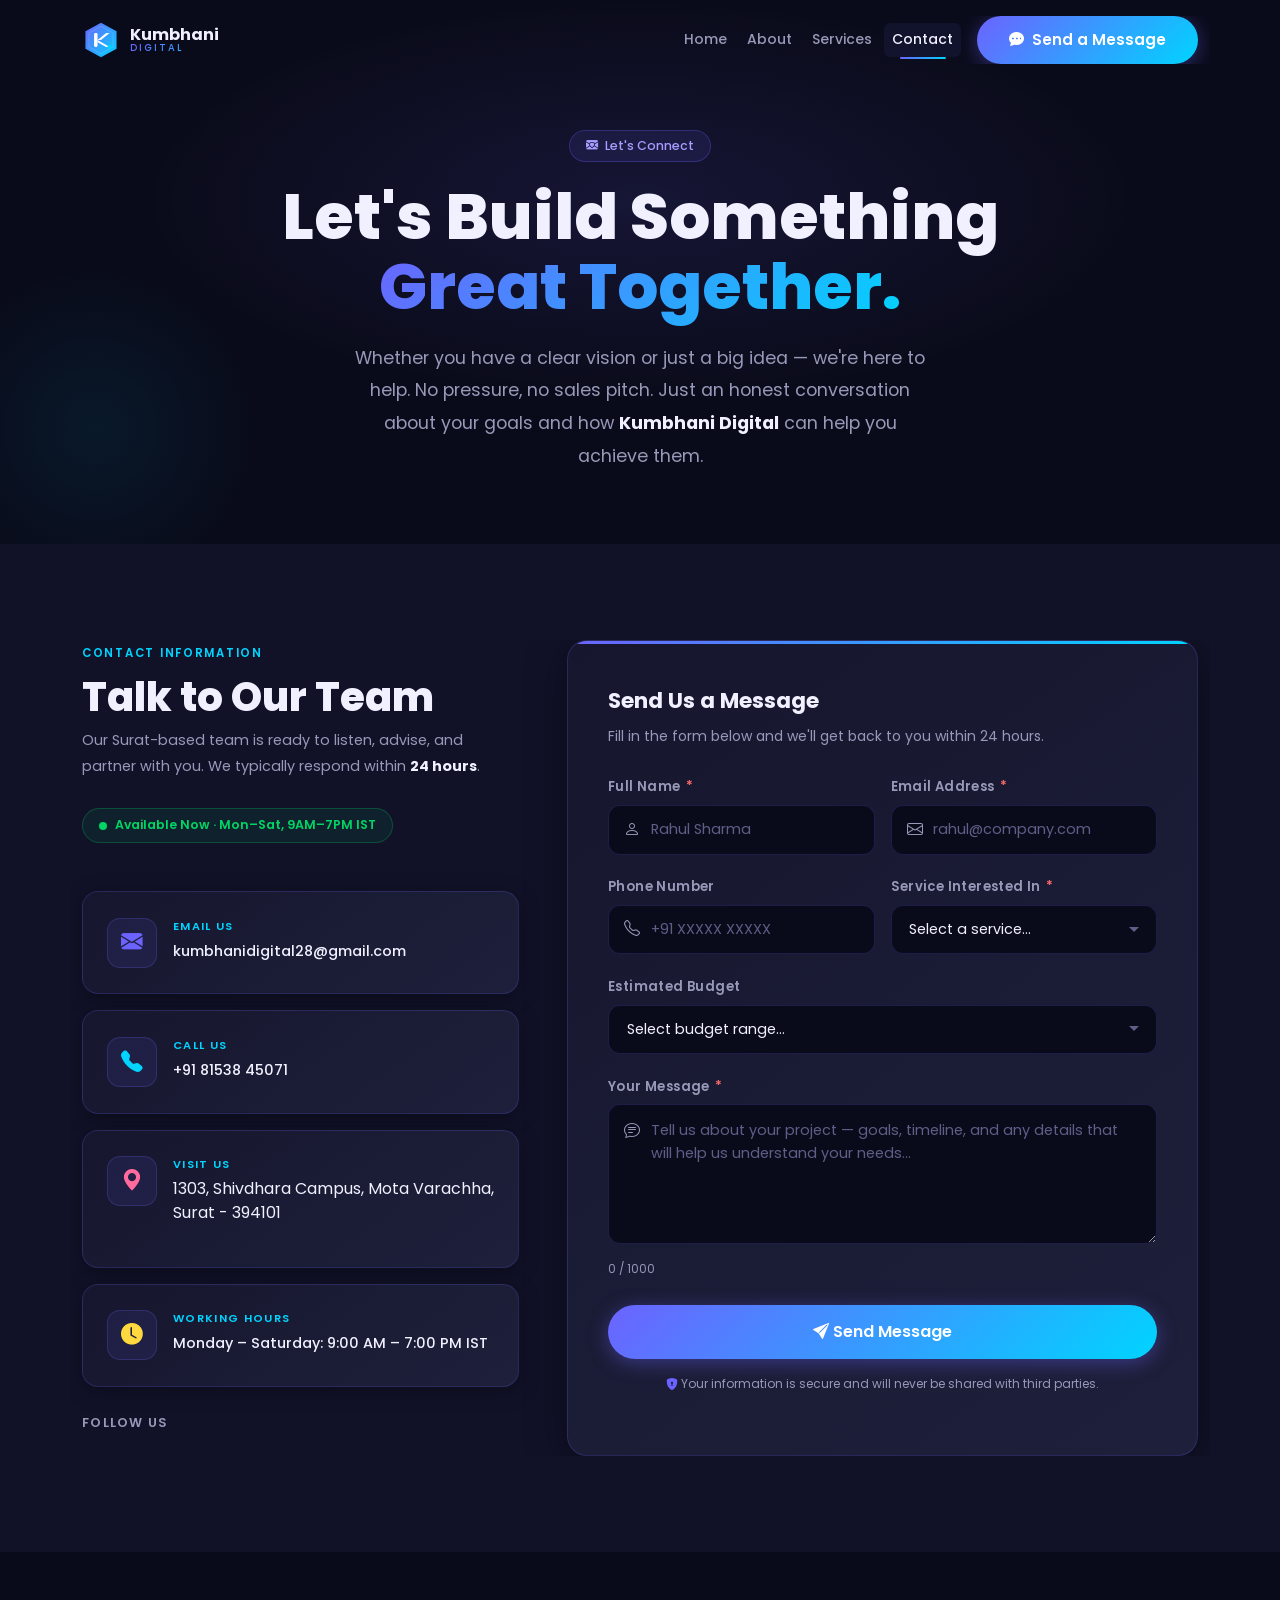
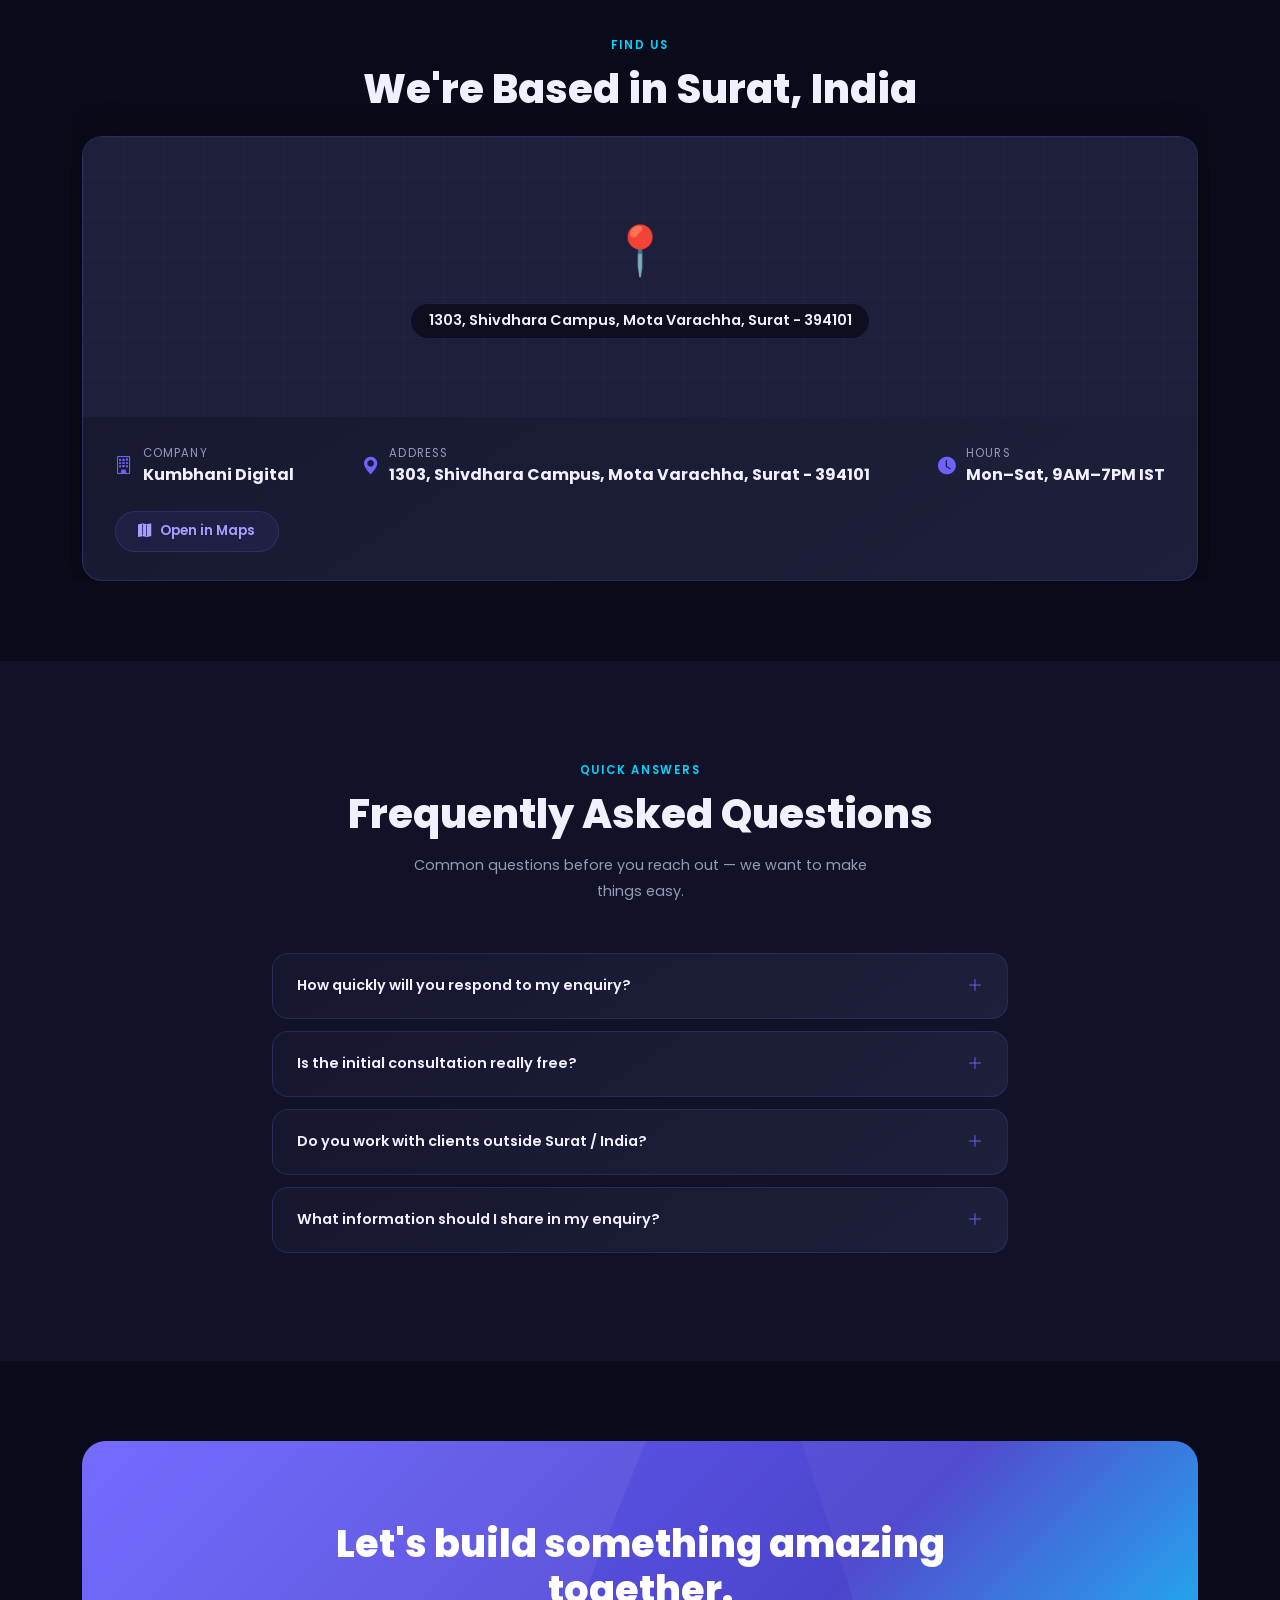
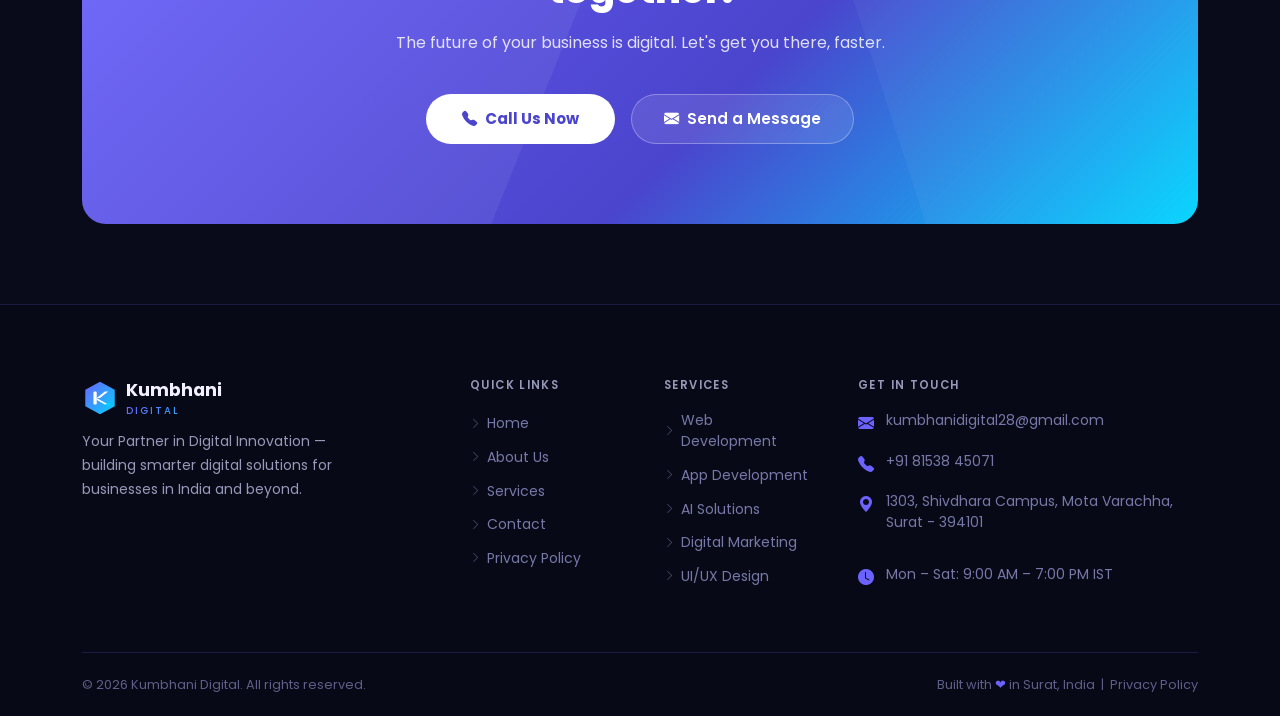
<file: contact.html>
﻿<!DOCTYPE html>
<html lang="en">
<head>
  <meta charset="UTF-8" />
  <meta name="viewport" content="width=device-width, initial-scale=1.0" />
  <meta name="description" content="Contact Kumbhani Digital — Get in touch for Web Development, App Development, AI Solutions, Digital Marketing & UI/UX Design. Free consultation. Surat, India." />
  <meta name="robots" content="index, follow" />
  <meta property="og:title" content="Contact Us | Kumbhani Digital" />
  <meta property="og:description" content="Let's build something great together. Reach out to Kumbhani Digital for a free consultation." />
  <meta property="og:type" content="website" />
  <title>Contact Us | Kumbhani Digital</title>

  <!-- Google Fonts: Poppins -->
  <link rel="preconnect" href="https://fonts.googleapis.com" />
  <link rel="preconnect" href="https://fonts.gstatic.com" crossorigin />
  <link href="https://fonts.googleapis.com/css2?family=Poppins:wght@300;400;500;600;700;800&display=swap" rel="stylesheet" />

  <!-- Bootstrap 5 -->
  <link href="https://cdn.jsdelivr.net/npm/bootstrap@5.3.3/dist/css/bootstrap.min.css" rel="stylesheet" />

  <!-- Bootstrap Icons -->
  <link href="https://cdn.jsdelivr.net/npm/bootstrap-icons@1.11.3/font/bootstrap-icons.min.css" rel="stylesheet" />

  <style>
    /* ══════════════════════════════════════════
       DESIGN TOKENS
    ══════════════════════════════════════════ */
    :root {
      --kd-primary:      #6C63FF;
      --kd-primary-dark: #4B44CC;
      --kd-accent:       #00D4FF;
      --kd-bg:           #0A0B1A;
      --kd-bg-alt:       #111228;
      --kd-card:         #16172E;
      --kd-surface:      #1E1F3A;
      --kd-border:       rgba(108,99,255,0.2);
      --kd-text:         #F0F0FF;
      --kd-muted:        #9898B8;
      --kd-grad:         linear-gradient(135deg, #6C63FF 0%, #00D4FF 100%);
      --kd-grad-card:    linear-gradient(145deg, #16172E 0%, #1E1F3A 100%);
      --kd-glow:         0 0 28px rgba(108,99,255,0.35);
      --kd-radius:       1rem;
      --kd-ease:         0.28s ease;
      --kd-success:      #00D464;
      --kd-error:        #FF6B6B;
    }

    /* ══════════════════════════════════════════
       GLOBAL
    ══════════════════════════════════════════ */
    *, *::before, *::after { box-sizing: border-box; }
    html { scroll-behavior: smooth; }
    body {
      font-family: 'Poppins', sans-serif;
      background: var(--kd-bg);
      color: var(--kd-text);
      -webkit-font-smoothing: antialiased;
      overflow-x: hidden;
    }
    ::selection { background: var(--kd-primary); color: #fff; }
    ::-webkit-scrollbar { width: 6px; }
    ::-webkit-scrollbar-track { background: var(--kd-bg); }
    ::-webkit-scrollbar-thumb { background: var(--kd-primary); border-radius: 99px; }
    p { color: var(--kd-muted); line-height: 1.8; }
    a { text-decoration: none; }
    section { padding: 96px 0; }

    .text-gradient {
      background: var(--kd-grad);
      -webkit-background-clip: text;
      -webkit-text-fill-color: transparent;
      background-clip: text;
    }
    .section-tag {
      display: inline-block;
      font-size: 0.72rem; font-weight: 600;
      letter-spacing: 0.15em; text-transform: uppercase;
      color: var(--kd-accent); margin-bottom: 0.75rem;
    }
    .section-title {
      font-size: clamp(1.75rem, 4vw, 2.5rem);
      font-weight: 800; line-height: 1.15; color: var(--kd-text);
    }

    /* ══════════════════════════════════════════
       BUTTONS
    ══════════════════════════════════════════ */
    .btn-kd-primary {
      background: var(--kd-grad); color: #fff;
      font-weight: 600; border: none; border-radius: 99px;
      padding: 0.78rem 2rem; font-size: 0.95rem;
      box-shadow: 0 4px 20px rgba(108,99,255,0.4);
      transition: transform var(--kd-ease), box-shadow var(--kd-ease);
      display: inline-flex; align-items: center; gap: 0.5rem;
      cursor: pointer;
    }
    .btn-kd-primary:hover {
      transform: translateY(-3px);
      box-shadow: 0 8px 30px rgba(108,99,255,0.6);
      color: #fff;
    }
    .btn-kd-primary:disabled {
      opacity: 0.65; cursor: not-allowed; transform: none;
    }
    .btn-kd-ghost {
      background: rgba(108,99,255,0.08); color: #A89CFF;
      font-weight: 600; border: 1px solid var(--kd-border);
      border-radius: 99px; padding: 0.78rem 2rem; font-size: 0.95rem;
      transition: all var(--kd-ease);
      display: inline-flex; align-items: center; gap: 0.5rem;
    }
    .btn-kd-ghost:hover {
      background: rgba(108,99,255,0.2); border-color: var(--kd-primary);
      color: #fff; transform: translateY(-3px);
    }
    .btn-kd-white {
      background: #fff; color: var(--kd-primary-dark);
      font-weight: 700; border: none; border-radius: 99px;
      padding: 0.85rem 2.25rem; font-size: 0.95rem;
      transition: all var(--kd-ease);
      display: inline-flex; align-items: center; gap: 0.5rem;
    }
    .btn-kd-white:hover {
      background: #e8e8ff; transform: translateY(-3px);
      box-shadow: 0 8px 24px rgba(0,0,0,0.3); color: var(--kd-primary-dark);
    }

    /* ══════════════════════════════════════════
       NAVBAR
    ══════════════════════════════════════════ */
    #mainNav {
      background: transparent; padding: 1rem 0; z-index: 1050;
      transition: background var(--kd-ease), box-shadow var(--kd-ease), padding var(--kd-ease);
    }
    #mainNav.scrolled {
      background: rgba(10,11,26,0.9);
      backdrop-filter: blur(18px); -webkit-backdrop-filter: blur(18px);
      box-shadow: 0 1px 0 var(--kd-border); padding: 0.6rem 0;
    }
    .navbar-brand { display: flex; align-items: center; gap: 0.6rem; }
    .logo-text { display: flex; flex-direction: column; line-height: 1; }
    .logo-name { font-size: 1rem; font-weight: 700; color: var(--kd-text); }
    .logo-sub {
      font-size: 0.6rem; font-weight: 500; letter-spacing: 0.22em;
      text-transform: uppercase;
      background: var(--kd-grad);
      -webkit-background-clip: text; -webkit-text-fill-color: transparent;
      background-clip: text;
    }
    .navbar-nav .nav-link {
      color: var(--kd-muted); font-size: 0.875rem; font-weight: 500;
      padding: 0.4rem 0.9rem; border-radius: 6px;
      transition: color var(--kd-ease), background var(--kd-ease); position: relative;
    }
    .navbar-nav .nav-link::after {
      content: ''; position: absolute; bottom: -2px; left: 50%;
      width: 0; height: 2px; background: var(--kd-grad);
      border-radius: 99px; transform: translateX(-50%);
      transition: width var(--kd-ease);
    }
    .navbar-nav .nav-link:hover,
    .navbar-nav .nav-link.active { color: var(--kd-text); background: rgba(108,99,255,0.08); }
    .navbar-nav .nav-link:hover::after,
    .navbar-nav .nav-link.active::after { width: 60%; }
    .navbar-toggler { border: 1px solid var(--kd-border); border-radius: 8px; padding: 0.4rem 0.6rem; }
    .navbar-toggler-icon { filter: invert(1); }
    .navbar-collapse {
      background: rgba(17,18,40,0.97); border-radius: var(--kd-radius);
      padding: 1rem 1.25rem; margin-top: 0.5rem; border: 1px solid var(--kd-border);
    }
    @media (min-width: 992px) {
      .navbar-collapse { background: transparent; border: none; padding: 0; margin-top: 0; }
    }

    /* ══════════════════════════════════════════
       PAGE HERO
    ══════════════════════════════════════════ */
    #contact-hero {
      min-height: 48vh; display: flex; align-items: center;
      padding-top: 130px; padding-bottom: 72px;
      background: var(--kd-bg); text-align: center;
      position: relative; overflow: hidden;
    }
    #contact-hero::before {
      content: ''; position: absolute; top: 0; left: 50%; transform: translateX(-50%);
      width: 1000px; height: 400px;
      background: radial-gradient(ellipse, rgba(108,99,255,0.12) 0%, transparent 70%);
      pointer-events: none;
    }
    #contact-hero::after {
      content: ''; position: absolute; bottom: -60px; left: -80px;
      width: 350px; height: 350px;
      background: radial-gradient(circle, rgba(0,212,255,0.07) 0%, transparent 70%);
      pointer-events: none; border-radius: 50%;
    }
    .hero-eyebrow {
      display: inline-flex; align-items: center; gap: 0.4rem;
      background: rgba(108,99,255,0.1); border: 1px solid rgba(108,99,255,0.28);
      color: #A89CFF; font-size: 0.78rem; font-weight: 500;
      padding: 0.35rem 1rem; border-radius: 99px; margin-bottom: 1.25rem;
      animation: fadeInUp 0.5s ease 0.1s both;
    }
    .hero-title {
      font-size: clamp(2rem, 5.5vw, 4rem);
      font-weight: 800; line-height: 1.1; margin-bottom: 1.2rem;
      animation: fadeInUp 0.6s ease 0.2s both;
    }
    .hero-subtitle {
      font-size: clamp(0.95rem, 2vw, 1.1rem); color: var(--kd-muted);
      max-width: 580px; margin: 0 auto; line-height: 1.85;
      animation: fadeInUp 0.6s ease 0.35s both;
    }

    /* ══════════════════════════════════════════
       CONTACT SECTION
    ══════════════════════════════════════════ */
    #contact-section { background: var(--kd-bg-alt); }

    /* ─── Info Cards ─── */
    .info-card {
      background: var(--kd-grad-card);
      border: 1px solid var(--kd-border);
      border-radius: var(--kd-radius);
      padding: 1.6rem 1.5rem;
      display: flex; align-items: flex-start; gap: 1rem;
      transition: transform var(--kd-ease), box-shadow var(--kd-ease), border-color var(--kd-ease);
      box-shadow: 0 4px 20px rgba(0,0,0,0.35);
    }
    .info-card:hover {
      transform: translateY(-4px);
      box-shadow: var(--kd-glow), 0 12px 30px rgba(0,0,0,0.4);
      border-color: rgba(108,99,255,0.4);
    }
    .info-icon {
      width: 50px; height: 50px; flex-shrink: 0;
      border-radius: 13px;
      background: rgba(108,99,255,0.1);
      border: 1px solid rgba(108,99,255,0.22);
      display: flex; align-items: center; justify-content: center;
      font-size: 1.35rem;
      transition: background var(--kd-ease), transform var(--kd-ease);
    }
    .info-card:hover .info-icon { background: rgba(108,99,255,0.22); transform: scale(1.1); }
    .info-label {
      font-size: 0.7rem; font-weight: 600; text-transform: uppercase;
      letter-spacing: 0.12em; color: var(--kd-accent); margin-bottom: 0.25rem;
    }
    .info-value {
      font-size: 0.9rem; font-weight: 500; color: var(--kd-text); margin: 0;
    }
    .info-value a { color: var(--kd-text); transition: color var(--kd-ease); }
    .info-value a:hover { color: var(--kd-accent); }

    /* Availability badge */
    .availability-badge {
      display: inline-flex; align-items: center; gap: 0.5rem;
      background: rgba(0,212,100,0.08); border: 1px solid rgba(0,212,100,0.25);
      color: #00D464; font-size: 0.78rem; font-weight: 600;
      padding: 0.45rem 1rem; border-radius: 99px;
    }
    .avail-dot {
      width: 8px; height: 8px; border-radius: 50%;
      background: #00D464;
      animation: pulse-dot 2s ease-in-out infinite;
    }

    /* Social grid */
    .social-grid { display: flex; gap: 0.6rem; flex-wrap: wrap; margin-top: 0.25rem; }
    .social-chip {
      display: inline-flex; align-items: center; gap: 0.4rem;
      background: rgba(108,99,255,0.08); border: 1px solid var(--kd-border);
      color: var(--kd-muted); font-size: 0.78rem; font-weight: 500;
      padding: 0.35rem 0.85rem; border-radius: 99px;
      transition: all var(--kd-ease);
    }
    .social-chip:hover {
      background: var(--kd-primary); border-color: var(--kd-primary);
      color: #fff; transform: translateY(-2px);
    }

    /* ─── Form Panel ─── */
    .form-panel {
      background: var(--kd-grad-card);
      border: 1px solid var(--kd-border);
      border-radius: 1.25rem;
      padding: 2.75rem 2.5rem;
      box-shadow: 0 8px 40px rgba(0,0,0,0.45);
      position: relative; overflow: hidden;
    }
    .form-panel::before {
      content: ''; position: absolute; top: 0; left: 0; right: 0;
      height: 3px; background: var(--kd-grad);
      border-radius: 1.25rem 1.25rem 0 0;
    }

    .form-panel-title {
      font-size: 1.35rem; font-weight: 700; color: var(--kd-text); margin-bottom: 0.4rem;
    }
    .form-panel-sub {
      font-size: 0.875rem; color: var(--kd-muted); margin-bottom: 1.75rem;
    }

    /* Form groups */
    .kd-form-group { margin-bottom: 1.4rem; }
    .kd-label {
      display: block; font-size: 0.82rem; font-weight: 600;
      color: var(--kd-muted); margin-bottom: 0.5rem; letter-spacing: 0.03em;
    }
    .kd-label span { color: var(--kd-error); margin-left: 2px; }

    .kd-input, .kd-select, .kd-textarea {
      width: 100%;
      background: var(--kd-bg);
      border: 1.5px solid var(--kd-border);
      border-radius: 0.75rem;
      padding: 0.82rem 1.1rem;
      font-family: 'Poppins', sans-serif;
      font-size: 0.9rem;
      color: var(--kd-text);
      transition: border-color var(--kd-ease), box-shadow var(--kd-ease), background var(--kd-ease);
      outline: none;
    }
    .kd-input::placeholder, .kd-textarea::placeholder { color: #5E5E88; }
    .kd-input:focus, .kd-select:focus, .kd-textarea:focus {
      border-color: var(--kd-primary);
      box-shadow: 0 0 0 3px rgba(108,99,255,0.18);
      background: rgba(108,99,255,0.04);
    }
    .kd-textarea { resize: vertical; min-height: 140px; line-height: 1.6; }

    /* With icon prefix */
    .input-wrapper {
      position: relative;
    }
    .input-icon {
      position: absolute; left: 1rem; top: 50%; transform: translateY(-50%);
      color: var(--kd-muted); font-size: 1rem; pointer-events: none;
      transition: color var(--kd-ease);
    }
    .input-wrapper:focus-within .input-icon { color: var(--kd-primary); }
    .input-wrapper .kd-input { padding-left: 2.6rem; }

    .textarea-wrapper { position: relative; }
    .textarea-icon {
      position: absolute; left: 1rem; top: 0.9rem;
      color: var(--kd-muted); font-size: 1rem; pointer-events: none;
      transition: color var(--kd-ease);
    }
    .textarea-wrapper:focus-within .textarea-icon { color: var(--kd-primary); }
    .textarea-wrapper .kd-textarea { padding-left: 2.6rem; }

    /* Validation states */
    .kd-input.is-error, .kd-select.is-error, .kd-textarea.is-error {
      border-color: var(--kd-error);
      box-shadow: 0 0 0 3px rgba(255,107,107,0.15);
    }
    .kd-input.is-success, .kd-select.is-success, .kd-textarea.is-success {
      border-color: var(--kd-success);
      box-shadow: 0 0 0 3px rgba(0,212,100,0.12);
    }

    .field-error {
      display: none; align-items: center; gap: 0.35rem;
      font-size: 0.78rem; color: var(--kd-error);
      margin-top: 0.4rem; font-weight: 500;
    }
    .field-error.show { display: flex; }
    .field-error i { font-size: 0.85rem; }

    .field-success {
      display: none; align-items: center; gap: 0.35rem;
      font-size: 0.78rem; color: var(--kd-success);
      margin-top: 0.4rem; font-weight: 500;
    }
    .field-success.show { display: flex; }

    /* Select custom arrow */
    .kd-select {
      appearance: none; cursor: pointer;
      background-image: url("data:image/svg+xml,%3Csvg xmlns='http://www.w3.org/2000/svg' width='12' height='12' viewBox='0 0 12 12'%3E%3Cpath fill='%235E5E88' d='M6 8L1 3h10z'/%3E%3C/svg%3E");
      background-repeat: no-repeat; background-position: right 1rem center; padding-right: 2.5rem;
    }
    .kd-select option { background: #16172E; color: var(--kd-text); }

    /* Character counter */
    .char-counter {
      font-size: 0.72rem; color: var(--kd-muted);
      text-align: right; margin-top: 0.35rem;
    }
    .char-counter.warn { color: #FFD93D; }
    .char-counter.over { color: var(--kd-error); }

    /* Submit button full width */
    .btn-submit {
      width: 100%; justify-content: center;
      padding: 0.95rem 2rem; font-size: 1rem;
      position: relative; overflow: hidden;
    }
    .btn-submit .btn-text { transition: opacity 0.2s ease; }
    .btn-submit .btn-loader {
      position: absolute; display: none;
      align-items: center; gap: 0.5rem;
    }
    .btn-submit.loading .btn-text { opacity: 0; }
    .btn-submit.loading .btn-loader { display: flex; }

    /* Spinner */
    .spinner {
      width: 18px; height: 18px;
      border: 2px solid rgba(255,255,255,0.3);
      border-top-color: #fff;
      border-radius: 50%;
      animation: spin 0.7s linear infinite;
    }

    /* ── Success Message ── */
    #form-success {
      display: none;
      background: rgba(0,212,100,0.08);
      border: 1px solid rgba(0,212,100,0.25);
      border-radius: var(--kd-radius);
      padding: 2rem;
      text-align: center;
      animation: fadeInUp 0.5s ease both;
    }
    #form-success.show { display: block; }
    .success-icon {
      font-size: 3rem; margin-bottom: 0.75rem;
      display: block; color: var(--kd-success);
    }
    .success-title {
      font-size: 1.2rem; font-weight: 700; color: var(--kd-text); margin-bottom: 0.5rem;
    }
    .success-sub { font-size: 0.875rem; color: var(--kd-muted); }

    /* ══════════════════════════════════════════
       MAP / LOCATION CARD
    ══════════════════════════════════════════ */
    #location { background: var(--kd-bg); padding: 80px 0; }

    .location-card {
      background: var(--kd-grad-card);
      border: 1px solid var(--kd-border);
      border-radius: 1.25rem;
      overflow: hidden;
      box-shadow: 0 8px 40px rgba(0,0,0,0.4);
    }
    .map-placeholder {
      background: var(--kd-surface);
      height: 280px;
      display: flex; align-items: center; justify-content: center;
      flex-direction: column; gap: 1rem;
      position: relative; overflow: hidden;
    }
    .map-placeholder::before {
      content: '';
      position: absolute; inset: 0;
      background:
        linear-gradient(rgba(108,99,255,0.06) 1px, transparent 1px),
        linear-gradient(90deg, rgba(108,99,255,0.06) 1px, transparent 1px);
      background-size: 40px 40px;
    }
    .map-pin { font-size: 3rem; animation: bounce 2s ease-in-out infinite; }
    .map-label {
      font-size: 0.9rem; font-weight: 600; color: var(--kd-text);
      background: rgba(10,11,26,0.8); backdrop-filter: blur(8px);
      border: 1px solid var(--kd-border); border-radius: 99px;
      padding: 0.4rem 1.1rem; position: relative; z-index: 1;
    }
    .location-info {
      padding: 1.75rem 2rem;
      display: flex; flex-wrap: wrap; gap: 1.5rem;
      align-items: center; justify-content: space-between;
    }
    .loc-detail { display: flex; align-items: center; gap: 0.6rem; }
    .loc-detail i { color: var(--kd-primary); font-size: 1.1rem; }
    .loc-detail span { font-size: 0.875rem; color: var(--kd-muted); }
    .loc-detail strong { color: var(--kd-text); }

    /* ══════════════════════════════════════════
       FAQ SECTION
    ══════════════════════════════════════════ */
    #faq { background: var(--kd-bg-alt); }

    .faq-item {
      background: var(--kd-grad-card);
      border: 1px solid var(--kd-border);
      border-radius: var(--kd-radius);
      margin-bottom: 0.75rem;
      overflow: hidden;
      transition: border-color var(--kd-ease);
    }
    .faq-item:hover { border-color: rgba(108,99,255,0.4); }

    .faq-btn {
      width: 100%; background: none; border: none;
      display: flex; align-items: center; justify-content: space-between;
      padding: 1.25rem 1.5rem;
      font-family: 'Poppins', sans-serif;
      font-size: 0.9rem; font-weight: 600; color: var(--kd-text);
      cursor: pointer; text-align: left;
      transition: color var(--kd-ease);
    }
    .faq-btn:hover { color: #A89CFF; }
    .faq-icon {
      font-size: 1rem; color: var(--kd-primary);
      transition: transform 0.3s ease; flex-shrink: 0; margin-left: 1rem;
    }
    .faq-btn[aria-expanded="true"] .faq-icon { transform: rotate(45deg); }
    .faq-answer {
      font-size: 0.875rem; color: var(--kd-muted);
      padding: 0 1.5rem 1.25rem; line-height: 1.75;
    }

    /* ══════════════════════════════════════════
       CTA SECTION
    ══════════════════════════════════════════ */
    #contact-cta { background: var(--kd-bg); padding: 80px 0; }
    .cta-inner {
      background: linear-gradient(135deg, #6C63FF 0%, #4B44CC 60%, #00D4FF 100%);
      border-radius: 1.5rem; padding: 5rem 3rem; text-align: center;
      position: relative; overflow: hidden;
    }
    .cta-inner::before {
      content: ''; position: absolute; top: -40%; left: -15%;
      width: 55%; height: 200%; background: rgba(255,255,255,0.06); transform: rotate(22deg);
    }
    .cta-inner::after {
      content: ''; position: absolute; bottom: -30%; right: -10%;
      width: 40%; height: 180%; background: rgba(255,255,255,0.04); transform: rotate(-18deg);
    }
    .cta-title {
      font-size: clamp(1.6rem, 4vw, 2.4rem); font-weight: 800; color: #fff;
      margin-bottom: 1rem; position: relative; z-index: 1;
    }
    .cta-subtitle {
      font-size: 1rem; color: rgba(255,255,255,0.82);
      margin-bottom: 2.25rem; position: relative; z-index: 1;
    }
    .cta-actions {
      display: flex; justify-content: center; gap: 1rem; flex-wrap: wrap;
      position: relative; z-index: 1;
    }

    /* ══════════════════════════════════════════
       FOOTER
    ══════════════════════════════════════════ */
    #footer {
      background: #080917; border-top: 1px solid var(--kd-border); padding: 72px 0 0;
    }
    .footer-logo-name { font-size: 1.1rem; font-weight: 700; color: var(--kd-text); }
    .footer-logo-sub {
      font-size: 0.62rem; font-weight: 500; letter-spacing: 0.2em; text-transform: uppercase;
      background: var(--kd-grad); -webkit-background-clip: text;
      -webkit-text-fill-color: transparent; background-clip: text;
    }
    .footer-tagline {
      font-size: 0.875rem; color: var(--kd-muted);
      margin: 0.75rem 0 1.5rem; line-height: 1.7; max-width: 280px;
    }
    .footer-heading {
      font-size: 0.72rem; font-weight: 600; text-transform: uppercase;
      letter-spacing: 0.12em; color: var(--kd-muted); margin-bottom: 1rem;
    }
    .footer-links { list-style: none; padding: 0; margin: 0; }
    .footer-links li { margin-bottom: 0.6rem; }
    .footer-links a {
      font-size: 0.875rem; color: #7878A8; transition: color var(--kd-ease);
      display: inline-flex; align-items: center; gap: 0.35rem;
    }
    .footer-links a:hover { color: #A89CFF; }
    .footer-links a i { font-size: 0.7rem; opacity: 0.6; }
    .footer-contact-item {
      display: flex; gap: 0.75rem; align-items: flex-start;
      margin-bottom: 0.9rem; font-size: 0.875rem; color: #7878A8;
    }
    .footer-contact-item i { color: var(--kd-primary); font-size: 1rem; flex-shrink: 0; margin-top: 2px; }
    .footer-contact-item a { color: #7878A8; transition: color var(--kd-ease); }
    .footer-contact-item a:hover { color: #A89CFF; }
    .social-row { display: flex; gap: 0.6rem; margin-top: 1.25rem; }
    .social-btn {
      width: 36px; height: 36px; border-radius: 9px;
      border: 1px solid var(--kd-border); background: transparent;
      color: var(--kd-muted); font-size: 0.9rem;
      display: flex; align-items: center; justify-content: center;
      transition: all var(--kd-ease);
    }
    .social-btn:hover {
      background: var(--kd-primary); border-color: var(--kd-primary);
      color: #fff; transform: translateY(-3px);
    }
    .footer-bottom {
      border-top: 1px solid var(--kd-border); padding: 1.25rem 0; margin-top: 3rem;
      display: flex; justify-content: space-between; align-items: center;
      flex-wrap: wrap; gap: 0.5rem;
    }
    .footer-bottom p { font-size: 0.8rem; color: #5E5E88; margin: 0; }
    .footer-bottom a { color: #5E5E88; transition: color var(--kd-ease); }
    .footer-bottom a:hover { color: #A89CFF; }

    /* ══════════════════════════════════════════
       ANIMATIONS
    ══════════════════════════════════════════ */
    @keyframes fadeInUp {
      from { opacity: 0; transform: translateY(28px); }
      to   { opacity: 1; transform: translateY(0); }
    }
    @keyframes spin { to { transform: rotate(360deg); } }
    @keyframes pulse-dot {
      0%,100% { box-shadow: 0 0 0 0 rgba(0,212,100,0.4); }
      50%      { box-shadow: 0 0 0 5px rgba(0,212,100,0); }
    }
    @keyframes bounce {
      0%,100% { transform: translateY(0); }
      50%      { transform: translateY(-12px); }
    }

    .reveal {
      opacity: 0; transform: translateY(28px);
      transition: opacity 0.65s ease, transform 0.65s ease;
    }
    .reveal.from-left  { transform: translateX(-28px); }
    .reveal.from-right { transform: translateX(28px); }
    .reveal.visible    { opacity: 1; transform: translate(0,0); }
    .reveal-d1 { transition-delay: 0.08s; }
    .reveal-d2 { transition-delay: 0.16s; }
    .reveal-d3 { transition-delay: 0.24s; }
    .reveal-d4 { transition-delay: 0.32s; }

    /* ══════════════════════════════════════════
       RESPONSIVE
    ══════════════════════════════════════════ */
    @media (max-width: 991.98px) {
      section { padding: 64px 0; }
      #contact-hero { padding-top: 110px; padding-bottom: 64px; }
      .form-panel { padding: 2rem 1.5rem; }
      .cta-inner { padding: 3.5rem 1.75rem; }
    }
    @media (max-width: 575.98px) {
      .cta-actions { flex-direction: column; align-items: center; }
      .location-info { flex-direction: column; gap: 1rem; }
    }
  </style>
  <!-- Responsive Fixes -->
  <link rel="stylesheet" href="css/responsive.css" />
</head>

<body>

  <!-- ══════════════════════════════════════════
       NAVBAR
  ══════════════════════════════════════════ -->
  <nav id="mainNav" class="navbar navbar-expand-lg fixed-top" aria-label="Main navigation">
    <div class="container">
      <a class="navbar-brand" href="index.html" id="nav-logo">
        <svg width="38" height="38" viewBox="0 0 44 44" fill="none" aria-hidden="true">
          <defs>
            <linearGradient id="nv-g" x1="0%" y1="0%" x2="100%" y2="100%">
              <stop offset="0%" stop-color="#6C63FF"/>
              <stop offset="100%" stop-color="#00D4FF"/>
            </linearGradient>
          </defs>
          <polygon points="22,2 40,12 40,32 22,42 4,32 4,12" fill="url(#nv-g)"/>
          <polygon points="22,6 36,14 36,30 22,38 8,30 8,14" fill="none" stroke="rgba(255,255,255,0.18)" stroke-width="1"/>
          <rect x="14" y="14" width="4" height="16" rx="1.5" fill="white"/>
          <polygon points="18,22 28,14 32,14 22,22" fill="white"/>
          <polygon points="18,22 32,30 28,30 18,24.5" fill="white"/>
          <circle cx="32" cy="30" r="2.5" fill="#00D4FF"/>
        </svg>
        <div class="logo-text">
          <span class="logo-name">Kumbhani</span>
          <span class="logo-sub">Digital</span>
        </div>
      </a>

      <button class="navbar-toggler" type="button" data-bs-toggle="collapse"
              data-bs-target="#navMenu" aria-controls="navMenu"
              aria-expanded="false" aria-label="Toggle navigation">
        <span class="navbar-toggler-icon"></span>
      </button>

      <div class="collapse navbar-collapse justify-content-end" id="navMenu">
        <ul class="navbar-nav align-items-lg-center gap-1 mb-2 mb-lg-0 me-3">
          <li class="nav-item"><a class="nav-link" href="index.html" id="nav-home">Home</a></li>
          <li class="nav-item"><a class="nav-link" href="about.html" id="nav-about">About</a></li>
          <li class="nav-item"><a class="nav-link" href="services.html" id="nav-services">Services</a></li>
          <li class="nav-item"><a class="nav-link active" href="contact.html" aria-current="page" id="nav-contact">Contact</a></li>
        </ul>
        <a href="#contact-form" class="btn-kd-primary" id="nav-cta-btn">
          <i class="bi bi-chat-dots-fill"></i> Send a Message
        </a>
      </div>
    </div>
  </nav>

  <!-- ══════════════════════════════════════════
       PAGE HERO
  ══════════════════════════════════════════ -->
  <section id="contact-hero" aria-labelledby="hero-title">
    <div class="container">
      <div class="hero-eyebrow"><i class="bi bi-envelope-heart-fill"></i> Let's Connect</div>
      <h1 class="hero-title" id="hero-title">
        Let's Build Something<br />
        <span class="text-gradient">Great Together.</span>
      </h1>
      <p class="hero-subtitle">
        Whether you have a clear vision or just a big idea — we're here to help.
        No pressure, no sales pitch. Just an honest conversation about your goals
        and how <strong style="color:var(--kd-text);">Kumbhani Digital</strong> can help you achieve them.
      </p>
    </div>
  </section>

  <!-- ══════════════════════════════════════════
       CONTACT SECTION
  ══════════════════════════════════════════ -->
  <section id="contact-section" aria-label="Contact information and form">
    <div class="container">
      <div class="row g-5 align-items-start">

        <!-- ─── LEFT: Info Column ─── -->
        <div class="col-lg-5">

          <div class="reveal from-left mb-4">
            <span class="section-tag">Contact Information</span>
            <h2 class="section-title mb-2">Talk to Our Team</h2>
            <p style="font-size:0.9rem; margin-bottom:1.75rem;">
              Our Surat-based team is ready to listen, advise, and partner with you.
              We typically respond within <strong style="color:var(--kd-text);">24 hours</strong>.
            </p>
            <!-- Availability -->
            <div class="availability-badge mb-4">
              <span class="avail-dot"></span>
              Available Now · Mon–Sat, 9AM–7PM IST
            </div>
          </div>

          <!-- Info cards -->
          <div class="d-flex flex-column gap-3">

            <div class="info-card reveal reveal-d1" id="info-email">
              <div class="info-icon">
                <i class="bi bi-envelope-fill" style="color:#6C63FF;"></i>
              </div>
              <div>
                <div class="info-label">Email Us</div>
                <p class="info-value">
                  <a href="mailto:kumbhanidigital28@gmail.com">kumbhanidigital28@gmail.com</a>
                </p>
              </div>
            </div>

            <div class="info-card reveal reveal-d2" id="info-phone">
              <div class="info-icon">
                <i class="bi bi-telephone-fill" style="color:#00D4FF;"></i>
              </div>
              <div>
                <div class="info-label">Call Us</div>
                <p class="info-value">
                  <a href="tel:+918153845071">+91 81538 45071</a>
                </p>
              </div>
            </div>

            <div class="info-card reveal reveal-d3" id="info-address">
              <div class="info-icon">
                <i class="bi bi-geo-alt-fill" style="color:#FF6B9D;"></i>
              </div>
              <div>
                <div class="info-label">Visit Us</div>
                <p class="info-value">
                  <address style="font-style:normal; margin:0;">1303, Shivdhara Campus, Mota Varachha, Surat - 394101</address>
                </p>
              </div>
            </div>

            <div class="info-card reveal reveal-d4" id="info-hours">
              <div class="info-icon">
                <i class="bi bi-clock-fill" style="color:#FFD93D;"></i>
              </div>
              <div>
                <div class="info-label">Working Hours</div>
                <p class="info-value">Monday – Saturday: 9:00 AM – 7:00 PM IST</p>
              </div>
            </div>

          </div>

          <!-- Social links -->
          <div class="mt-4 reveal">
            <p style="font-size:0.8rem; color:var(--kd-muted); margin-bottom:0.75rem; font-weight:600; text-transform:uppercase; letter-spacing:0.1em;">
              Follow Us
            </p></div>

        </div>

        <!-- ─── RIGHT: Form Column ─── -->
        <div class="col-lg-7 reveal from-right" id="contact-form-col">
          <div class="form-panel" id="form-panel">

            <div class="form-panel-title">Send Us a Message</div>
            <p class="form-panel-sub">Fill in the form below and we'll get back to you within 24 hours.</p>

            <!-- SUCCESS STATE -->
            <div id="form-success" role="alert" aria-live="polite">
              <span class="success-icon"><i class="bi bi-check-circle-fill"></i></span>
              <div class="success-title">Message Sent Successfully! 🎉</div>
              <p class="success-sub">
                Thank you for reaching out! Our team will get back to you within
                <strong style="color:var(--kd-text);">24 hours</strong>.
                We look forward to working with you.
              </p>
              <button class="btn-kd-ghost mt-3" id="reset-form-btn" type="button">
                <i class="bi bi-arrow-counterclockwise"></i> Send Another Message
              </button>
            </div>

            <!-- CONTACT FORM — Formspree action -->
            <form
              id="contact-form"
              action="https://formspree.io/f/mjyvrzdb"
              method="POST"
              novalidate
              aria-label="Contact form"
            >
              <!-- Name + Email row -->
              <div class="row g-3">
                <div class="col-sm-6">
                  <div class="kd-form-group">
                    <label for="field-name" class="kd-label">
                      Full Name <span>*</span>
                    </label>
                    <div class="input-wrapper">
                      <i class="bi bi-person input-icon"></i>
                      <input
                        type="text" id="field-name" name="name"
                        class="kd-input" placeholder="Rahul Sharma"
                        autocomplete="name" required
                        aria-describedby="err-name"
                      />
                    </div>
                    <div class="field-error" id="err-name">
                      <i class="bi bi-exclamation-circle-fill"></i>
                      <span id="err-name-text">Please enter your full name.</span>
                    </div>
                    <div class="field-success" id="ok-name">
                      <i class="bi bi-check-circle-fill"></i> Looks good!
                    </div>
                  </div>
                </div>

                <div class="col-sm-6">
                  <div class="kd-form-group">
                    <label for="field-email" class="kd-label">
                      Email Address <span>*</span>
                    </label>
                    <div class="input-wrapper">
                      <i class="bi bi-envelope input-icon"></i>
                      <input
                        type="email" id="field-email" name="email"
                        class="kd-input" placeholder="rahul@company.com"
                        autocomplete="email" required
                        aria-describedby="err-email"
                      />
                    </div>
                    <div class="field-error" id="err-email">
                      <i class="bi bi-exclamation-circle-fill"></i>
                      <span id="err-email-text">Please enter a valid email address.</span>
                    </div>
                    <div class="field-success" id="ok-email">
                      <i class="bi bi-check-circle-fill"></i> Valid email!
                    </div>
                  </div>
                </div>
              </div>

              <!-- Phone + Service row -->
              <div class="row g-3">
                <div class="col-sm-6">
                  <div class="kd-form-group">
                    <label for="field-phone" class="kd-label">Phone Number</label>
                    <div class="input-wrapper">
                      <i class="bi bi-telephone input-icon"></i>
                      <input
                        type="tel" id="field-phone" name="phone"
                        class="kd-input" placeholder="+91 XXXXX XXXXX"
                        autocomplete="tel"
                        aria-describedby="err-phone"
                      />
                    </div>
                    <div class="field-error" id="err-phone">
                      <i class="bi bi-exclamation-circle-fill"></i>
                      <span>Enter a valid phone number.</span>
                    </div>
                  </div>
                </div>

                <div class="col-sm-6">
                  <div class="kd-form-group">
                    <label for="field-service" class="kd-label">
                      Service Interested In <span>*</span>
                    </label>
                    <select
                      id="field-service" name="service"
                      class="kd-select" required
                      aria-describedby="err-service"
                    >
                      <option value="" disabled selected>Select a service…</option>
                      <option value="Web Development">Web Development</option>
                      <option value="App Development">App Development</option>
                      <option value="AI Solutions">AI Solutions</option>
                      <option value="Digital Marketing">Digital Marketing</option>
                      <option value="UI/UX Design">UI/UX Design</option>
                      <option value="Other">Other / Not Sure</option>
                    </select>
                    <div class="field-error" id="err-service">
                      <i class="bi bi-exclamation-circle-fill"></i>
                      <span>Please select a service.</span>
                    </div>
                  </div>
                </div>
              </div>

              <!-- Budget -->
              <div class="kd-form-group">
                <label for="field-budget" class="kd-label">Estimated Budget</label>
                <select id="field-budget" name="budget" class="kd-select">
                  <option value="" disabled selected>Select budget range…</option>
                  <option value="Under ₹50,000">Under ₹50,000</option>
                  <option value="₹50,000 – ₹2,00,000">₹50,000 – ₹2,00,000</option>
                  <option value="₹2,00,000 – ₹5,00,000">₹2,00,000 – ₹5,00,000</option>
                  <option value="₹5,00,000+">₹5,00,000+</option>
                </select>
              </div>

              <!-- Message -->
              <div class="kd-form-group">
                <label for="field-message" class="kd-label">
                  Your Message <span>*</span>
                </label>
                <div class="textarea-wrapper">
                  <i class="bi bi-chat-text textarea-icon"></i>
                  <textarea
                    id="field-message" name="message"
                    class="kd-textarea" required maxlength="1000"
                    placeholder="Tell us about your project — goals, timeline, and any details that will help us understand your needs…"
                    aria-describedby="err-message"
                  ></textarea>
                </div>
                <div class="d-flex justify-content-between align-items-start mt-1">
                  <div class="field-error" id="err-message" style="margin-top:0;">
                    <i class="bi bi-exclamation-circle-fill"></i>
                    <span>Please describe your project (min. 20 characters).</span>
                  </div>
                  <div class="char-counter" id="char-counter">0 / 1000</div>
                </div>
              </div>

              <!-- Hidden field for Formspree -->
              <input type="hidden" name="_subject" value="New Enquiry — Kumbhani Digital Website" />
              <input type="text" name="_gotcha" style="display:none;" tabindex="-1" autocomplete="off" />

              <!-- Submit -->
              <button type="submit" class="btn-kd-primary btn-submit mt-1" id="submit-btn">
                <span class="btn-text">
                  <i class="bi bi-send-fill"></i> Send Message
                </span>
                <span class="btn-loader">
                  <span class="spinner"></span> Sending…
                </span>
              </button>

              <p style="font-size:0.75rem; color:var(--kd-muted); margin-top:0.9rem; text-align:center;">
                <i class="bi bi-shield-lock-fill" style="color:var(--kd-primary);"></i>
                Your information is secure and will never be shared with third parties.
              </p>

            </form>
          </div>
        </div>

      </div>
    </div>
  </section>

  <!-- ══════════════════════════════════════════
       LOCATION / MAP SECTION
  ══════════════════════════════════════════ -->
  <section id="location" aria-label="Office location">
    <div class="container">
      <div class="text-center mb-4 reveal">
        <span class="section-tag">Find Us</span>
        <h2 class="section-title">We're Based in Surat, India</h2>
      </div>
      <div class="location-card reveal">
        <!-- Map placeholder with grid pattern -->
        <div class="map-placeholder">
          <span class="map-pin">📍</span>
          <span class="map-label">1303, Shivdhara Campus, Mota Varachha, Surat - 394101</span>
        </div>
        <div class="location-info">
          <div class="loc-detail">
            <i class="bi bi-building"></i>
            <div><div style="font-size:0.72rem;color:var(--kd-muted);text-transform:uppercase;letter-spacing:.1em;">Company</div>
            <strong>Kumbhani Digital</strong></div>
          </div>
          <div class="loc-detail">
            <i class="bi bi-geo-alt-fill"></i>
            <div><div style="font-size:0.72rem;color:var(--kd-muted);text-transform:uppercase;letter-spacing:.1em;">Address</div>
            <strong>1303, Shivdhara Campus, Mota Varachha, Surat - 394101</strong></div>
          </div>
          <div class="loc-detail">
            <i class="bi bi-clock-fill"></i>
            <div><div style="font-size:0.72rem;color:var(--kd-muted);text-transform:uppercase;letter-spacing:.1em;">Hours</div>
            <strong>Mon–Sat, 9AM–7PM IST</strong></div>
          </div>
          <a href="https://maps.google.com/?q=Surat,Gujarat,India" target="_blank" rel="noopener"
             class="btn-kd-ghost" style="font-size:0.85rem; padding:.6rem 1.4rem;">
            <i class="bi bi-map-fill"></i> Open in Maps
          </a>
        </div>
      </div>
    </div>
  </section>

  <!-- ══════════════════════════════════════════
       FAQ SECTION
  ══════════════════════════════════════════ -->
  <section id="faq" aria-labelledby="faq-title">
    <div class="container">
      <div class="text-center mb-5 reveal">
        <span class="section-tag">Quick Answers</span>
        <h2 class="section-title mb-3" id="faq-title">Frequently Asked Questions</h2>
        <p style="color:var(--kd-muted);max-width:500px;margin-inline:auto;font-size:.9rem;">
          Common questions before you reach out — we want to make things easy.
        </p>
      </div>

      <div class="row justify-content-center">
        <div class="col-lg-8">

          <div class="faq-item reveal reveal-d1" id="faq-1">
            <button class="faq-btn" type="button" data-bs-toggle="collapse"
                    data-bs-target="#faq-ans-1" aria-expanded="false" aria-controls="faq-ans-1">
              How quickly will you respond to my enquiry?
              <i class="bi bi-plus-lg faq-icon"></i>
            </button>
            <div class="collapse" id="faq-ans-1">
              <div class="faq-answer">
                We aim to respond to all enquiries within <strong>24 hours</strong> on working days (Monday–Saturday).
                For urgent matters, feel free to call us directly. We believe in fast, clear communication — no ghosting, ever.
              </div>
            </div>
          </div>

          <div class="faq-item reveal reveal-d2" id="faq-2">
            <button class="faq-btn" type="button" data-bs-toggle="collapse"
                    data-bs-target="#faq-ans-2" aria-expanded="false" aria-controls="faq-ans-2">
              Is the initial consultation really free?
              <i class="bi bi-plus-lg faq-icon"></i>
            </button>
            <div class="collapse" id="faq-ans-2">
              <div class="faq-answer">
                Absolutely — 100% free, no strings attached. We believe in earning your trust before asking for anything.
                The first call is about understanding your goals, not closing a deal.
              </div>
            </div>
          </div>

          <div class="faq-item reveal reveal-d3" id="faq-3">
            <button class="faq-btn" type="button" data-bs-toggle="collapse"
                    data-bs-target="#faq-ans-3" aria-expanded="false" aria-controls="faq-ans-3">
              Do you work with clients outside Surat / India?
              <i class="bi bi-plus-lg faq-icon"></i>
            </button>
            <div class="collapse" id="faq-ans-3">
              <div class="faq-answer">
                Yes! While we're proudly based in Surat, we work with clients across India and globally.
                All our project communication, planning, and delivery is fully remote-friendly.
              </div>
            </div>
          </div>

          <div class="faq-item reveal reveal-d4" id="faq-4">
            <button class="faq-btn" type="button" data-bs-toggle="collapse"
                    data-bs-target="#faq-ans-4" aria-expanded="false" aria-controls="faq-ans-4">
              What information should I share in my enquiry?
              <i class="bi bi-plus-lg faq-icon"></i>
            </button>
            <div class="collapse" id="faq-ans-4">
              <div class="faq-answer">
                The more context the better — tell us about your business, the problem you're trying to solve,
                your approximate timeline, and budget range. Even if things are unclear, we're happy to help
                you figure it out together.
              </div>
            </div>
          </div>

        </div>
      </div>
    </div>
  </section>

  <!-- ══════════════════════════════════════════
       CTA SECTION
  ══════════════════════════════════════════ -->
  <section id="contact-cta" aria-labelledby="cta-heading">
    <div class="container">
      <div class="cta-inner reveal" id="cta-block">
        <h2 class="cta-title" id="cta-heading">
          Let's build something amazing<br class="d-none d-md-block" />
          together.
        </h2>
        <p class="cta-subtitle">
          The future of your business is digital. Let's get you there, faster.
        </p>
        <div class="cta-actions">
          <a href="tel:+918153845071" class="btn-kd-white" id="cta-call-btn">
            <i class="bi bi-telephone-fill"></i> Call Us Now
          </a>
          <a href="#contact-form" class="btn-kd-ghost" id="cta-form-btn"
             style="background:rgba(255,255,255,.1);border-color:rgba(255,255,255,.3);color:#fff;">
            <i class="bi bi-envelope-fill"></i> Send a Message
          </a>
        </div>
      </div>
    </div>
  </section>

  <!-- ══════════════════════════════════════════
       FOOTER
  ══════════════════════════════════════════ -->
  <footer id="footer">
    <div class="container">
      <div class="row g-5">

        <div class="col-lg-4 col-md-6" id="footer-brand">
          <div class="d-flex align-items-center gap-2 mb-2">
            <svg width="36" height="36" viewBox="0 0 44 44" fill="none" aria-hidden="true">
              <defs>
                <linearGradient id="ft-g" x1="0%" y1="0%" x2="100%" y2="100%">
                  <stop offset="0%" stop-color="#6C63FF"/>
                  <stop offset="100%" stop-color="#00D4FF"/>
                </linearGradient>
              </defs>
              <polygon points="22,2 40,12 40,32 22,42 4,32 4,12" fill="url(#ft-g)"/>
              <rect x="14" y="14" width="4" height="16" rx="1.5" fill="white"/>
              <polygon points="18,22 28,14 32,14 22,22" fill="white"/>
              <polygon points="18,22 32,30 28,30 18,24.5" fill="white"/>
              <circle cx="32" cy="30" r="2.5" fill="#00D4FF"/>
            </svg>
            <div>
              <div class="footer-logo-name">Kumbhani</div>
              <div class="footer-logo-sub">Digital</div>
            </div>
          </div>
          <p class="footer-tagline">Your Partner in Digital Innovation — building smarter digital solutions for businesses in India and beyond.</p></div>

        <div class="col-lg-2 col-md-6 col-6" id="footer-nav">
          <div class="footer-heading">Quick Links</div>
          <ul class="footer-links">
            <li><a href="index.html"><i class="bi bi-chevron-right"></i> Home</a></li>
            <li><a href="about.html"><i class="bi bi-chevron-right"></i> About Us</a></li>
            <li><a href="services.html"><i class="bi bi-chevron-right"></i> Services</a></li>
            <li><a href="contact.html"><i class="bi bi-chevron-right"></i> Contact</a></li>
            <li><a href="privacy.html"><i class="bi bi-chevron-right"></i> Privacy Policy</a></li>
          </ul>
        </div>

        <div class="col-lg-2 col-md-6 col-6" id="footer-services">
          <div class="footer-heading">Services</div>
          <ul class="footer-links">
            <li><a href="services.html#card-web"><i class="bi bi-chevron-right"></i> Web Development</a></li>
            <li><a href="services.html#card-app"><i class="bi bi-chevron-right"></i> App Development</a></li>
            <li><a href="services.html#card-ai"><i class="bi bi-chevron-right"></i> AI Solutions</a></li>
            <li><a href="services.html#card-marketing"><i class="bi bi-chevron-right"></i> Digital Marketing</a></li>
            <li><a href="services.html#card-uiux"><i class="bi bi-chevron-right"></i> UI/UX Design</a></li>
          </ul>
        </div>

        <div class="col-lg-4 col-md-6" id="footer-contact">
          <div class="footer-heading">Get In Touch</div>
          <div class="footer-contact-item">
            <i class="bi bi-envelope-fill"></i>
            <a href="mailto:kumbhanidigital28@gmail.com">kumbhanidigital28@gmail.com</a>
          </div>
          <div class="footer-contact-item">
            <i class="bi bi-telephone-fill"></i>
            <a href="tel:+918153845071">+91 81538 45071</a>
          </div>
          <div class="footer-contact-item">
            <i class="bi bi-geo-alt-fill"></i>
            <address style="font-style:normal;">1303, Shivdhara Campus, Mota Varachha, Surat - 394101</address>
          </div>
          <div class="footer-contact-item">
            <i class="bi bi-clock-fill"></i>
            <span>Mon – Sat: 9:00 AM – 7:00 PM IST</span>
          </div>
        </div>

      </div>

      <div class="footer-bottom">
        <p>&copy; <span id="footer-year"></span> Kumbhani Digital. All rights reserved.</p>
        <p>Built with <span style="color:#6C63FF;">❤</span> in Surat, India &nbsp;|&nbsp;
           <a href="privacy.html">Privacy Policy</a></p>
      </div>
    </div>
  </footer>

  <!-- Bootstrap 5 JS -->
  <script src="https://cdn.jsdelivr.net/npm/bootstrap@5.3.3/dist/js/bootstrap.bundle.min.js"></script>

  <script>
    /* ════════════════════════════════════════════════
       UTILITY HELPERS
    ════════════════════════════════════════════════ */
    const qs  = (s, p = document) => p.querySelector(s);
    const qsa = (s, p = document) => [...p.querySelectorAll(s)];

    // ── Footer Year ──────────────────────────────────
    document.getElementById('footer-year').textContent = new Date().getFullYear();

    // ── Sticky Navbar ────────────────────────────────
    const nav = document.getElementById('mainNav');
    window.addEventListener('scroll', () => {
      nav.classList.toggle('scrolled', window.scrollY > 30);
    }, { passive: true });

    // ── Scroll Reveal ────────────────────────────────
    const revealObs = new IntersectionObserver((entries) => {
      entries.forEach(e => {
        if (e.isIntersecting) {
          e.target.classList.add('visible');
          revealObs.unobserve(e.target);
        }
      });
    }, { threshold: 0.1, rootMargin: '0px 0px -40px 0px' });
    qsa('.reveal').forEach(el => revealObs.observe(el));

    // ── Smooth Scroll ────────────────────────────────
    qsa('a[href^="#"]').forEach(link => {
      link.addEventListener('click', e => {
        const id = link.getAttribute('href').slice(1);
        const target = document.getElementById(id);
        if (!target) return;
        e.preventDefault();
        window.scrollTo({ top: target.offsetTop - 90, behavior: 'smooth' });
        const col = bootstrap.Collapse.getInstance(document.getElementById('navMenu'));
        if (col) col.hide();
      });
    });

    /* ════════════════════════════════════════════════
       FORM VALIDATION & SUBMISSION
    ════════════════════════════════════════════════ */
    const form        = document.getElementById('contact-form');
    const successBox  = document.getElementById('form-success');
    const submitBtn   = document.getElementById('submit-btn');
    const resetBtn    = document.getElementById('reset-form-btn');

    // ── Field references ─────────────────────────────
    const fields = {
      name:    { el: qs('#field-name'),    err: qs('#err-name'),    ok: qs('#ok-name')    },
      email:   { el: qs('#field-email'),   err: qs('#err-email'),   ok: qs('#ok-email')   },
      phone:   { el: qs('#field-phone'),   err: qs('#err-phone'),   ok: null              },
      service: { el: qs('#field-service'), err: qs('#err-service'), ok: null              },
      message: { el: qs('#field-message'), err: qs('#err-message'), ok: null              },
    };

    // ── Validation rules ─────────────────────────────
    function validateName(val) {
      if (!val.trim())          return 'Please enter your full name.';
      if (val.trim().length < 2) return 'Name must be at least 2 characters.';
      return '';
    }

    function validateEmail(val) {
      if (!val.trim()) return 'Please enter your email address.';
      const re = /^[^\s@]+@[^\s@]+\.[^\s@]+$/;
      if (!re.test(val.trim())) return 'Please enter a valid email (e.g. name@example.com).';
      return '';
    }

    function validatePhone(val) {
      if (!val.trim()) return ''; // optional
      const re = /^[+]?[\d\s\-().]{7,15}$/;
      if (!re.test(val.trim())) return 'Enter a valid phone number.';
      return '';
    }

    function validateService(val) {
      if (!val) return 'Please select a service.';
      return '';
    }

    function validateMessage(val) {
      if (!val.trim())            return 'Please tell us about your project.';
      if (val.trim().length < 20) return 'Message must be at least 20 characters.';
      return '';
    }

    // ── Show/hide error & success for a field ────────
    function setFieldState(key, errorMsg) {
      const { el, err, ok } = fields[key];

      el.classList.remove('is-error', 'is-success');
      err.classList.remove('show');
      if (ok) ok.classList.remove('show');

      if (errorMsg) {
        el.classList.add('is-error');
        err.querySelector('span') && (err.querySelector('span').textContent = errorMsg);
        err.classList.add('show');
        return false;
      } else {
        el.classList.add('is-success');
        if (ok) ok.classList.add('show');
        return true;
      }
    }

    // ── Validate all fields ──────────────────────────
    function validateAll() {
      const n = setFieldState('name',    validateName(fields.name.el.value));
      const e = setFieldState('email',   validateEmail(fields.email.el.value));
      const p = setFieldState('phone',   validatePhone(fields.phone.el.value));
      const s = setFieldState('service', validateService(fields.service.el.value));
      const m = setFieldState('message', validateMessage(fields.message.el.value));
      return n && e && p && s && m;
    }

    // ── Real-time validation on blur ─────────────────
    fields.name.el.addEventListener('blur', () =>
      setFieldState('name', validateName(fields.name.el.value)));

    fields.email.el.addEventListener('blur', () =>
      setFieldState('email', validateEmail(fields.email.el.value)));

    fields.phone.el.addEventListener('blur', () =>
      setFieldState('phone', validatePhone(fields.phone.el.value)));

    fields.service.el.addEventListener('change', () =>
      setFieldState('service', validateService(fields.service.el.value)));

    fields.message.el.addEventListener('blur', () =>
      setFieldState('message', validateMessage(fields.message.el.value)));

    // ── Also validate inline on input (after first blur) ─
    ['name','email','message'].forEach(key => {
      fields[key].el.addEventListener('input', () => {
        if (fields[key].el.classList.contains('is-error') ||
            fields[key].el.classList.contains('is-success')) {
          const validators = { name: validateName, email: validateEmail, message: validateMessage };
          setFieldState(key, validators[key](fields[key].el.value));
        }
      });
    });

    // ── Character counter for message ────────────────
    const msgEl      = fields.message.el;
    const charCounter = document.getElementById('char-counter');
    msgEl.addEventListener('input', () => {
      const len = msgEl.value.length;
      const max = parseInt(msgEl.getAttribute('maxlength'), 10);
      charCounter.textContent = `${len} / ${max}`;
      charCounter.className = 'char-counter';
      if (len > max * 0.85) charCounter.classList.add('warn');
      if (len >= max)       charCounter.classList.add('over');
    });

    // ── Loading state helpers ─────────────────────────
    function setLoading(isLoading) {
      submitBtn.classList.toggle('loading', isLoading);
      submitBtn.disabled = isLoading;
    }

    // ── Form Submit — Formspree via fetch ─────────────
    form.addEventListener('submit', async (e) => {
      e.preventDefault();

      // Validate all fields first
      if (!validateAll()) {
        // Scroll to first error
        const firstErr = qs('.is-error');
        if (firstErr) firstErr.scrollIntoView({ behavior: 'smooth', block: 'center' });
        return;
      }

      setLoading(true);

      try {
        const formData = new FormData(form);
        const response = await fetch(form.action, {
          method: 'POST',
          body: formData,
          headers: { 'Accept': 'application/json' }
        });

        if (response.ok) {
          // Hide form, show success
          form.style.display = 'none';
          successBox.classList.add('show');
          successBox.scrollIntoView({ behavior: 'smooth', block: 'center' });
        } else {
          // Formspree returned an error
          const data = await response.json();
          const msg = (data && data.errors)
            ? data.errors.map(err => err.message).join(', ')
            : 'Something went wrong. Please try again or email us directly.';
          alert(msg);
        }
      } catch (err) {
        alert('Network error — please check your connection and try again.');
      } finally {
        setLoading(false);
      }
    });

    // ── Reset form ────────────────────────────────────
    resetBtn && resetBtn.addEventListener('click', () => {
      form.reset();
      form.style.display = '';
      successBox.classList.remove('show');
      // Clear all validation states
      Object.values(fields).forEach(({ el, err, ok }) => {
        el.classList.remove('is-error', 'is-success');
        err.classList.remove('show');
        if (ok) ok.classList.remove('show');
      });
      charCounter.textContent = '0 / 1000';
      charCounter.className = 'char-counter';
    });

    // ── Pre-fill service from URL query param ─────────
    // e.g. contact.html?service=Web+Development
    (function prefillFromURL() {
      const params = new URLSearchParams(window.location.search);
      const svc    = params.get('service');
      if (svc && fields.service.el) {
        const opt = [...fields.service.el.options].find(o =>
          o.value.toLowerCase().replace(/[\s/]/g, '-') === svc.toLowerCase()
        );
        if (opt) {
          fields.service.el.value = opt.value;
        }
      }
    })();

    // ── FAQ icon toggle sync ──────────────────────────
    qsa('.faq-item').forEach(item => {
      const btn      = item.querySelector('.faq-btn');
      const collapse = item.querySelector('.collapse');
      if (!btn || !collapse) return;

      collapse.addEventListener('show.bs.collapse',  () => btn.setAttribute('aria-expanded','true'));
      collapse.addEventListener('hide.bs.collapse',  () => btn.setAttribute('aria-expanded','false'));
    });
  </script>

</body>
</html>
</file>
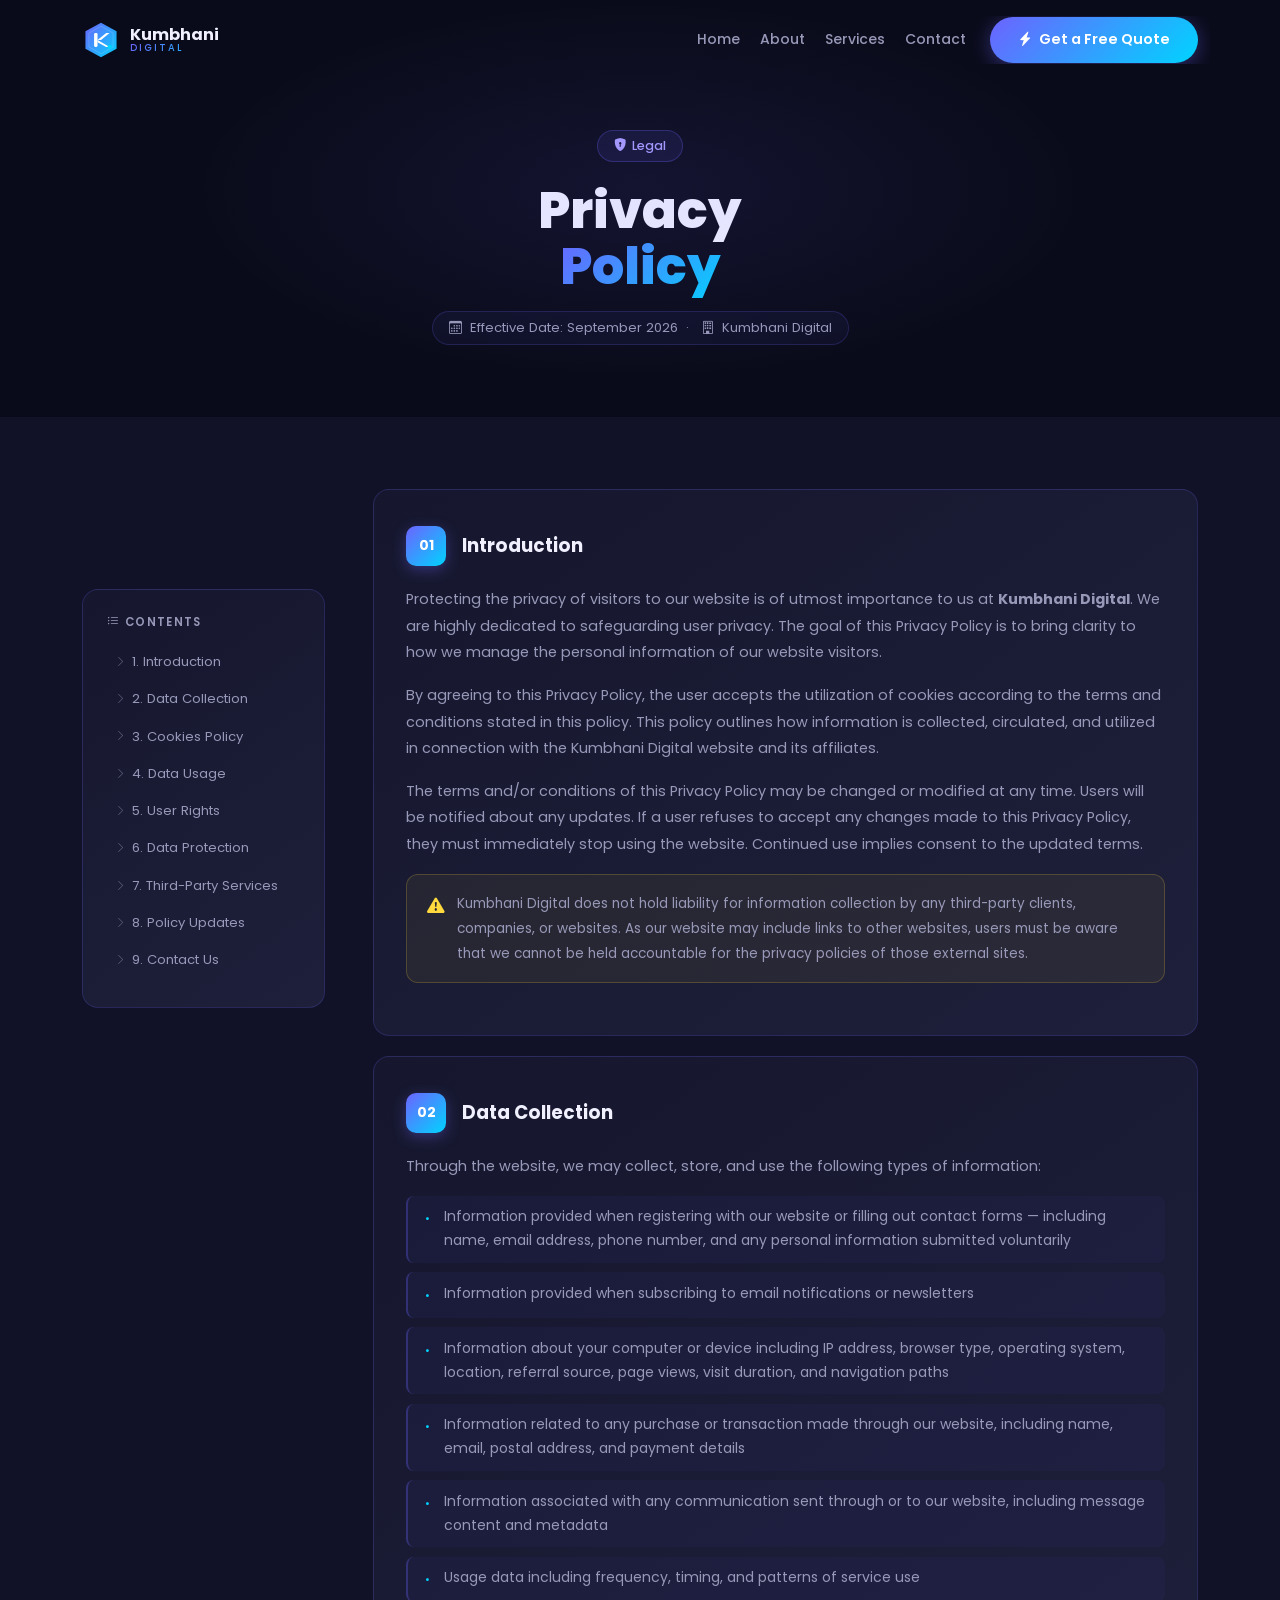
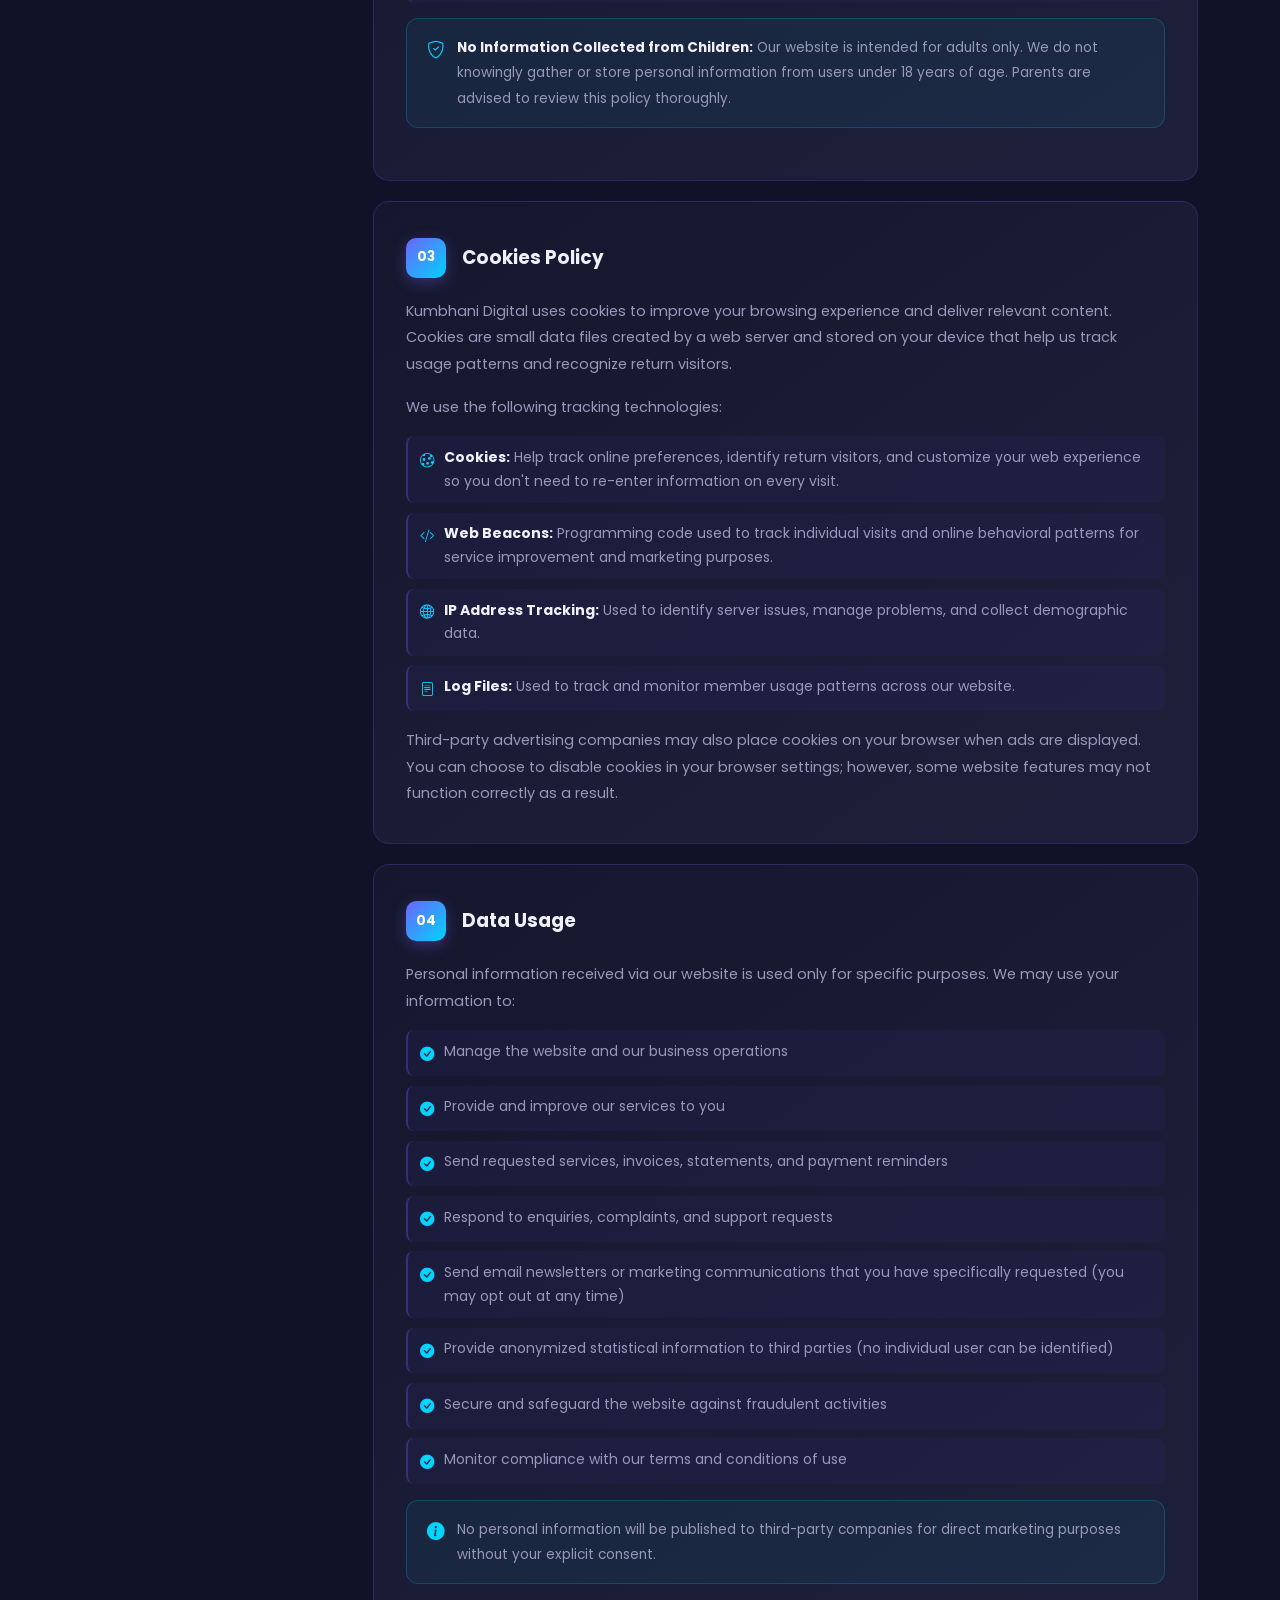
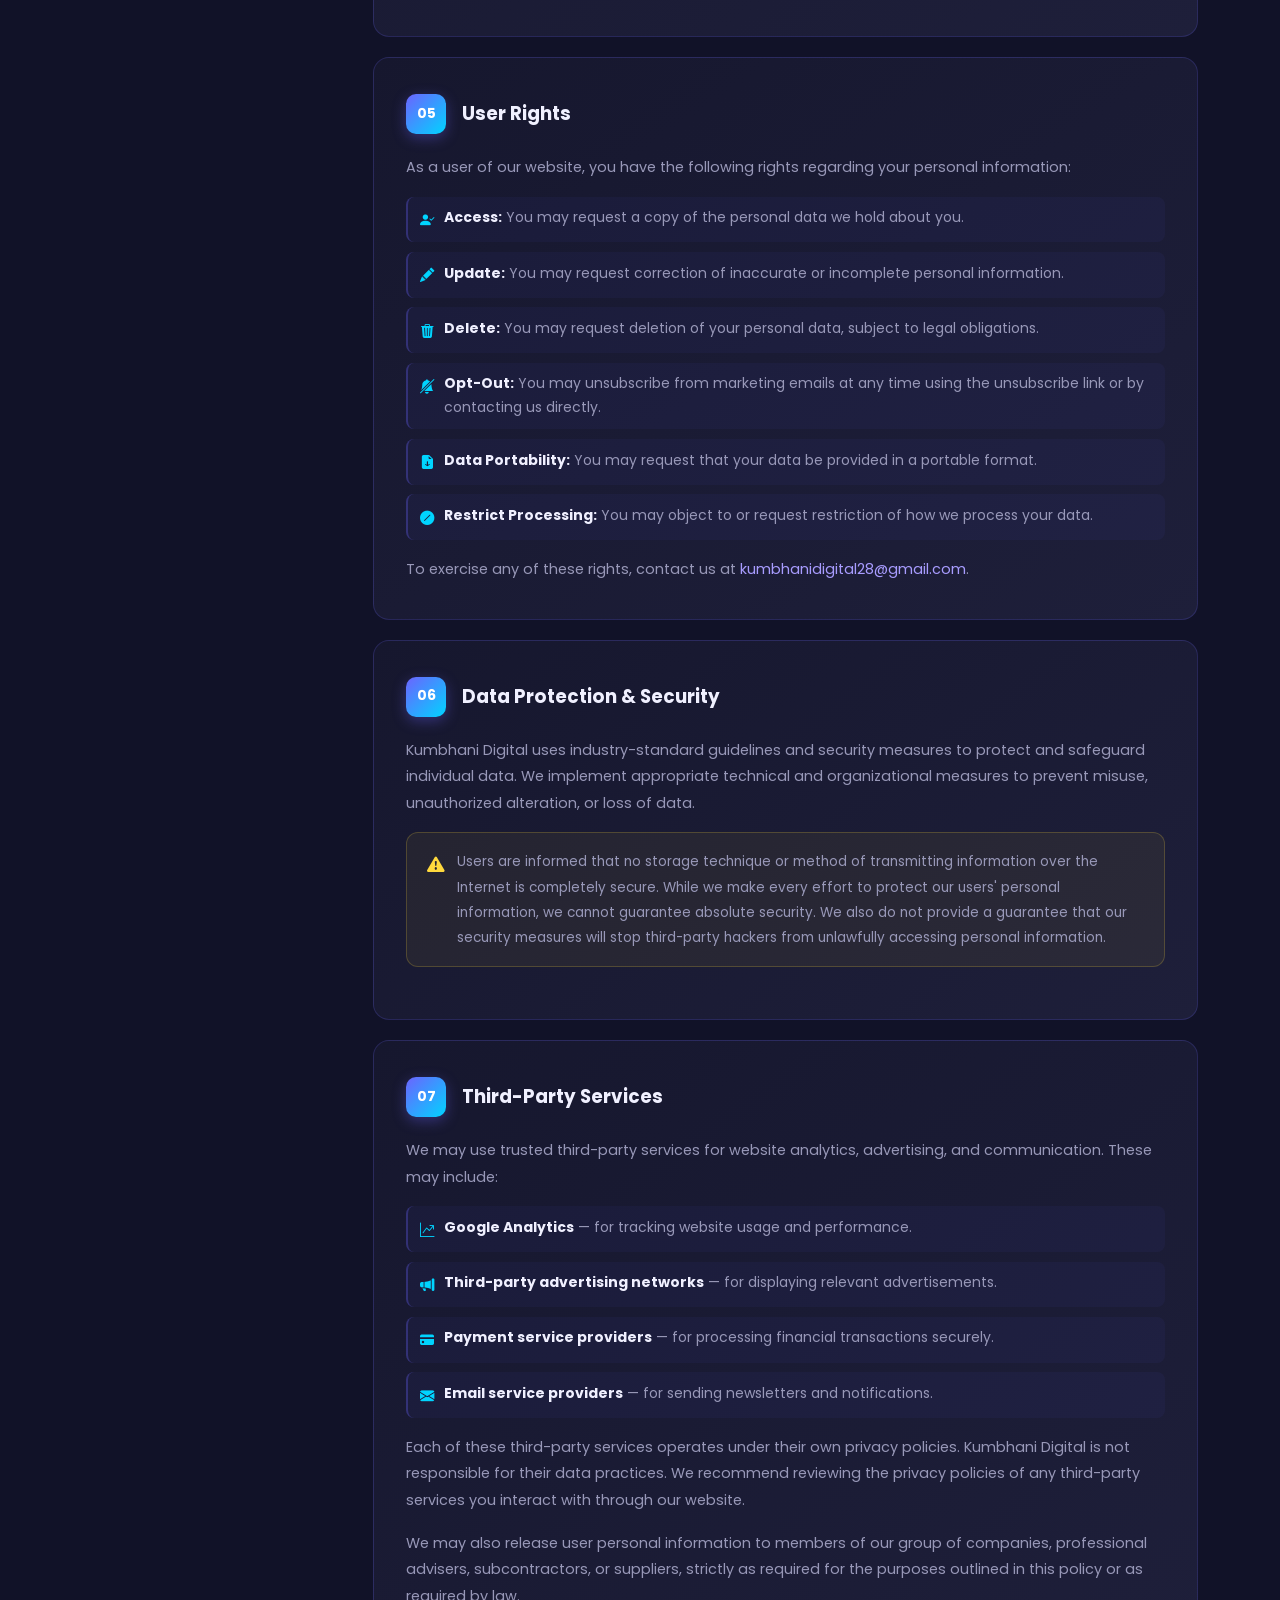
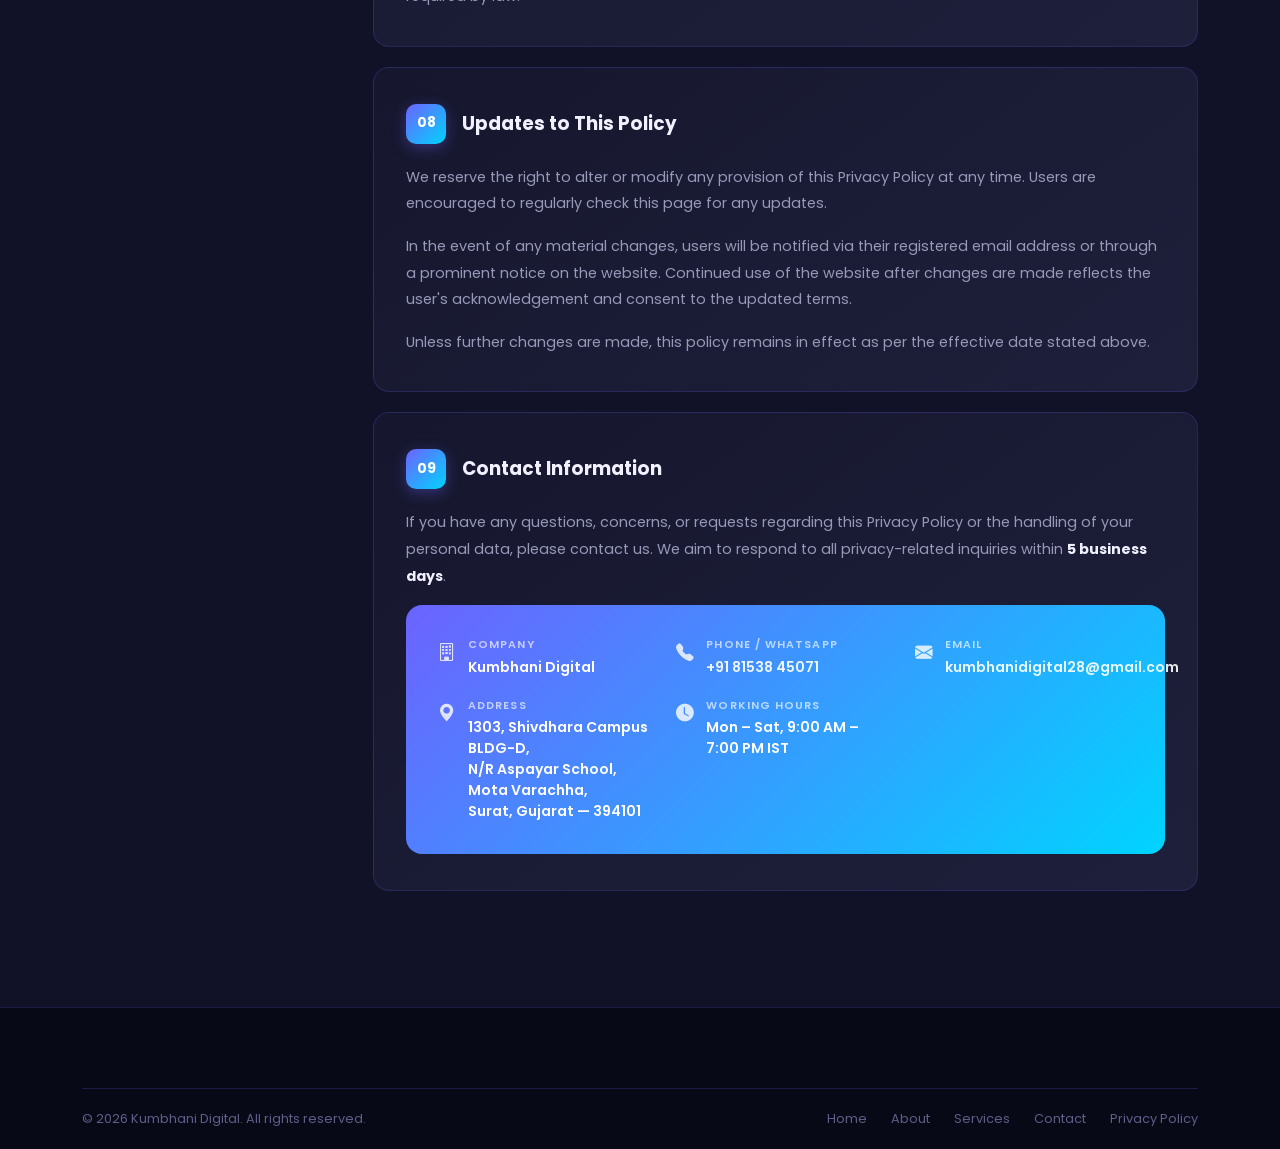
<file: privacy.html>
﻿<!DOCTYPE html>
<html lang="en">
<head>
  <meta charset="UTF-8" />
  <meta name="viewport" content="width=device-width, initial-scale=1.0" />
  <meta name="description" content="Privacy Policy of Kumbhani Digital — Learn how we collect, use, and protect your personal information." />
  <meta name="robots" content="noindex, follow" />
  <title>Privacy Policy | Kumbhani Digital</title>

  <!-- Google Fonts -->
  <link rel="preconnect" href="https://fonts.googleapis.com" />
  <link rel="preconnect" href="https://fonts.gstatic.com" crossorigin />
  <link href="https://fonts.googleapis.com/css2?family=Poppins:wght@300;400;500;600;700;800&display=swap" rel="stylesheet" />

  <!-- Bootstrap 5 -->
  <link href="https://cdn.jsdelivr.net/npm/bootstrap@5.3.3/dist/css/bootstrap.min.css" rel="stylesheet" />

  <!-- Bootstrap Icons -->
  <link href="https://cdn.jsdelivr.net/npm/bootstrap-icons@1.11.3/font/bootstrap-icons.min.css" rel="stylesheet" />

  <style>
    :root {
      --kd-primary:      #6C63FF;
      --kd-accent:       #00D4FF;
      --kd-bg:           #0A0B1A;
      --kd-bg-alt:       #111228;
      --kd-card:         #16172E;
      --kd-border:       rgba(108,99,255,0.2);
      --kd-text:         #F0F0FF;
      --kd-muted:        #9898B8;
      --kd-grad:         linear-gradient(135deg,#6C63FF 0%,#00D4FF 100%);
      --kd-grad-card:    linear-gradient(145deg,#16172E 0%,#1E1F3A 100%);
      --kd-ease:         0.28s ease;
    }

    *, *::before, *::after { box-sizing: border-box; }
    html { scroll-behavior: smooth; }
    body {
      font-family: 'Poppins', sans-serif;
      background: var(--kd-bg);
      color: var(--kd-text);
      -webkit-font-smoothing: antialiased;
      overflow-x: hidden;
    }
    ::selection { background: var(--kd-primary); color: #fff; }
    ::-webkit-scrollbar { width: 6px; }
    ::-webkit-scrollbar-track { background: var(--kd-bg); }
    ::-webkit-scrollbar-thumb { background: var(--kd-primary); border-radius: 99px; }
    a { text-decoration: none; }

    /* ── Navbar ── */
    #mainNav {
      background: transparent; padding: 1rem 0; z-index: 1050;
      transition: background var(--kd-ease), box-shadow var(--kd-ease), padding var(--kd-ease);
    }
    #mainNav.scrolled {
      background: rgba(10,11,26,0.9); backdrop-filter: blur(18px);
      box-shadow: 0 1px 0 var(--kd-border); padding: 0.6rem 0;
    }
    .navbar-brand { display: flex; align-items: center; gap: 0.6rem; }
    .logo-text { display: flex; flex-direction: column; line-height: 1; }
    .logo-name { font-size: 1rem; font-weight: 700; color: var(--kd-text); }
    .logo-sub  {
      font-size: 0.6rem; font-weight: 500; letter-spacing: 0.22em;
      text-transform: uppercase;
      background: var(--kd-grad);
      -webkit-background-clip: text; -webkit-text-fill-color: transparent; background-clip: text;
    }
    .navbar-nav .nav-link {
      color: var(--kd-muted); font-size: 0.875rem; font-weight: 500;
      padding: 0.4rem 0.9rem; border-radius: 6px;
      transition: color var(--kd-ease), background var(--kd-ease);
    }
    .navbar-nav .nav-link:hover,
    .navbar-nav .nav-link.active { color: var(--kd-text); background: rgba(108,99,255,0.08); }
    .navbar-toggler { border: 1px solid var(--kd-border); border-radius: 8px; padding: 0.4rem 0.6rem; }
    .navbar-toggler-icon { filter: invert(1); }
    .navbar-collapse {
      background: rgba(17,18,40,0.97); border-radius: 1rem;
      padding: 1rem 1.25rem; margin-top: 0.5rem; border: 1px solid var(--kd-border);
    }
    @media (min-width:992px) {
      .navbar-collapse { background:transparent; border:none; padding:0; margin-top:0; }
    }
    .btn-kd-primary {
      background: var(--kd-grad); color: #fff; font-weight: 600;
      border: none; border-radius: 99px; padding: 0.75rem 1.75rem; font-size: 0.9rem;
      box-shadow: 0 4px 20px rgba(108,99,255,0.4);
      transition: transform var(--kd-ease), box-shadow var(--kd-ease);
      display: inline-flex; align-items: center; gap: 0.45rem;
    }
    .btn-kd-primary:hover { transform: translateY(-3px); box-shadow: 0 8px 28px rgba(108,99,255,0.6); color: #fff; }

    /* ── Hero ── */
    #pp-hero {
      padding-top: 130px; padding-bottom: 72px;
      background: var(--kd-bg); text-align: center;
      position: relative; overflow: hidden;
    }
    #pp-hero::before {
      content: ''; position: absolute; top: 0; left: 50%; transform: translateX(-50%);
      width: 900px; height: 380px;
      background: radial-gradient(ellipse, rgba(108,99,255,0.1) 0%, transparent 70%);
      pointer-events: none;
    }
    .pp-eyebrow {
      display: inline-flex; align-items: center; gap: 0.4rem;
      background: rgba(108,99,255,0.1); border: 1px solid rgba(108,99,255,0.28);
      color: #A89CFF; font-size: 0.78rem; font-weight: 500;
      padding: 0.35rem 1rem; border-radius: 99px; margin-bottom: 1.25rem;
    }
    .pp-title {
      font-size: clamp(2rem, 4.5vw, 3.2rem); font-weight: 800; line-height: 1.1;
      margin-bottom: 1rem;
    }
    .text-gradient {
      background: var(--kd-grad); -webkit-background-clip: text;
      -webkit-text-fill-color: transparent; background-clip: text;
    }
    .pp-meta {
      display: inline-flex; align-items: center; gap: 0.5rem;
      font-size: 0.82rem; color: var(--kd-muted);
      background: rgba(108,99,255,0.06); border: 1px solid var(--kd-border);
      padding: 0.4rem 1rem; border-radius: 99px;
    }

    /* ── TOC Sidebar ── */
    .toc-card {
      background: var(--kd-grad-card);
      border: 1px solid var(--kd-border);
      border-radius: 1rem; padding: 1.5rem;
      position: sticky; top: 100px;
    }
    .toc-title {
      font-size: 0.72rem; font-weight: 600; letter-spacing: 0.12em;
      text-transform: uppercase; color: var(--kd-muted); margin-bottom: 1rem;
    }
    .toc-list { list-style: none; padding: 0; margin: 0; }
    .toc-list li { margin-bottom: 0.5rem; }
    .toc-list a {
      font-size: 0.82rem; color: var(--kd-muted); display: flex;
      align-items: center; gap: 0.4rem;
      padding: 0.3rem 0.5rem; border-radius: 6px;
      transition: all var(--kd-ease);
    }
    .toc-list a:hover { color: #A89CFF; background: rgba(108,99,255,0.08); }
    .toc-list a i { font-size: 0.7rem; opacity: 0.5; }
    .toc-list a.active { color: var(--kd-primary); background: rgba(108,99,255,0.1); font-weight: 600; }

    /* ── Policy Content ── */
    #pp-content { padding: 72px 0 96px; background: var(--kd-bg-alt); }

    .policy-section {
      background: var(--kd-grad-card);
      border: 1px solid var(--kd-border);
      border-radius: 1rem; padding: 2.25rem 2rem;
      margin-bottom: 1.25rem;
      scroll-margin-top: 100px;
      transition: border-color var(--kd-ease);
    }
    .policy-section:hover { border-color: rgba(108,99,255,0.35); }

    .policy-section-header {
      display: flex; align-items: center; gap: 1rem; margin-bottom: 1.25rem;
    }
    .policy-num {
      width: 40px; height: 40px; border-radius: 10px;
      background: var(--kd-grad); color: #fff;
      font-size: 0.85rem; font-weight: 700;
      display: flex; align-items: center; justify-content: center;
      flex-shrink: 0; box-shadow: 0 4px 14px rgba(108,99,255,0.35);
    }
    .policy-section h2 {
      font-size: 1.15rem; font-weight: 700; color: var(--kd-text); margin: 0;
    }

    .policy-section p {
      font-size: 0.9rem; color: var(--kd-muted); line-height: 1.85; margin-bottom: 1rem;
    }
    .policy-section p:last-child { margin-bottom: 0; }

    .policy-section ul {
      padding-left: 0; margin: 0.75rem 0 1rem; list-style: none;
      display: flex; flex-direction: column; gap: 0.6rem;
    }
    .policy-section ul li {
      font-size: 0.875rem; color: var(--kd-muted); line-height: 1.7;
      display: flex; align-items: flex-start; gap: 0.6rem; padding: 0.6rem 0.75rem;
      background: rgba(108,99,255,0.05); border-radius: 0.5rem;
      border-left: 2px solid rgba(108,99,255,0.3);
    }
    .policy-section ul li i { color: var(--kd-accent); font-size: 0.9rem; flex-shrink: 0; margin-top: 2px; }
    .policy-section ul li strong { color: var(--kd-text); }

    .policy-section a { color: #A89CFF; transition: color var(--kd-ease); }
    .policy-section a:hover { color: var(--kd-accent); }

    /* Info box */
    .info-box {
      background: rgba(0,212,255,0.06); border: 1px solid rgba(0,212,255,0.2);
      border-radius: 0.75rem; padding: 1rem 1.25rem;
      display: flex; align-items: flex-start; gap: 0.75rem; margin: 1rem 0;
    }
    .info-box i { color: var(--kd-accent); font-size: 1.1rem; flex-shrink: 0; margin-top: 2px; }
    .info-box p { font-size: 0.85rem; color: var(--kd-muted); margin: 0; }

    /* Warning box */
    .warn-box {
      background: rgba(255,217,61,0.06); border: 1px solid rgba(255,217,61,0.2);
      border-radius: 0.75rem; padding: 1rem 1.25rem;
      display: flex; align-items: flex-start; gap: 0.75rem; margin: 1rem 0;
    }
    .warn-box i { color: #FFD93D; font-size: 1.1rem; flex-shrink: 0; margin-top: 2px; }
    .warn-box p { font-size: 0.85rem; color: var(--kd-muted); margin: 0; }

    /* Contact card inside policy */
    .contact-box {
      background: var(--kd-grad);
      border-radius: 1rem; padding: 2rem;
      display: grid; grid-template-columns: repeat(auto-fit, minmax(200px,1fr));
      gap: 1.25rem; margin-top: 1rem;
    }
    .contact-box-item { display: flex; align-items: flex-start; gap: 0.75rem; }
    .contact-box-item i { color: rgba(255,255,255,0.8); font-size: 1.1rem; flex-shrink: 0; margin-top: 2px; }
    .contact-box-item .cb-label {
      font-size: 0.68rem; font-weight: 600; text-transform: uppercase;
      letter-spacing: 0.1em; color: rgba(255,255,255,0.65); margin-bottom: 0.2rem;
    }
    .contact-box-item .cb-value {
      font-size: 0.875rem; font-weight: 600; color: #fff; line-height: 1.5;
    }
    .contact-box-item a { color: rgba(255,255,255,0.9); transition: color var(--kd-ease); }
    .contact-box-item a:hover { color: #fff; }

    /* ── Footer ── */
    #footer {
      background: #080917; border-top: 1px solid var(--kd-border); padding: 48px 0 0;
    }
    .footer-bottom {
      border-top: 1px solid var(--kd-border); padding: 1.25rem 0; margin-top: 2rem;
      display: flex; justify-content: space-between; align-items: center;
      flex-wrap: wrap; gap: 0.5rem;
    }
    .footer-bottom p { font-size: 0.8rem; color: #5E5E88; margin: 0; }
    .footer-bottom a { color: #5E5E88; transition: color var(--kd-ease); }
    .footer-bottom a:hover { color: #A89CFF; }
    .footer-links-mini {
      display: flex; gap: 1.5rem; flex-wrap: wrap;
    }
    .footer-links-mini a { font-size: 0.8rem; color: #5E5E88; transition: color var(--kd-ease); }
    .footer-links-mini a:hover { color: #A89CFF; }
  </style>
  <!-- Responsive Fixes -->
  <link rel="stylesheet" href="css/responsive.css" />
</head>
<body>

  <!-- ══════════════════════════════════
       NAVBAR
  ══════════════════════════════════ -->
  <nav id="mainNav" class="navbar navbar-expand-lg fixed-top" aria-label="Main navigation">
    <div class="container">
      <a class="navbar-brand" href="index.html" id="nav-logo">
        <svg width="38" height="38" viewBox="0 0 44 44" fill="none" aria-hidden="true">
          <defs>
            <linearGradient id="nv-g" x1="0%" y1="0%" x2="100%" y2="100%">
              <stop offset="0%" stop-color="#6C63FF"/>
              <stop offset="100%" stop-color="#00D4FF"/>
            </linearGradient>
          </defs>
          <polygon points="22,2 40,12 40,32 22,42 4,32 4,12" fill="url(#nv-g)"/>
          <polygon points="22,6 36,14 36,30 22,38 8,30 8,14" fill="none" stroke="rgba(255,255,255,0.18)" stroke-width="1"/>
          <rect x="14" y="14" width="4" height="16" rx="1.5" fill="white"/>
          <polygon points="18,22 28,14 32,14 22,22" fill="white"/>
          <polygon points="18,22 32,30 28,30 18,24.5" fill="white"/>
          <circle cx="32" cy="30" r="2.5" fill="#00D4FF"/>
        </svg>
        <div class="logo-text">
          <span class="logo-name">Kumbhani</span>
          <span class="logo-sub">Digital</span>
        </div>
      </a>

      <button class="navbar-toggler" type="button" data-bs-toggle="collapse"
              data-bs-target="#navMenu" aria-controls="navMenu"
              aria-expanded="false" aria-label="Toggle navigation">
        <span class="navbar-toggler-icon"></span>
      </button>

      <div class="collapse navbar-collapse justify-content-end" id="navMenu">
        <ul class="navbar-nav align-items-lg-center gap-1 mb-2 mb-lg-0 me-3">
          <li class="nav-item"><a class="nav-link" href="index.html">Home</a></li>
          <li class="nav-item"><a class="nav-link" href="about.html">About</a></li>
          <li class="nav-item"><a class="nav-link" href="services.html">Services</a></li>
          <li class="nav-item"><a class="nav-link" href="contact.html">Contact</a></li>
        </ul>
        <a href="contact.html" class="btn-kd-primary">
          <i class="bi bi-lightning-charge-fill"></i> Get a Free Quote
        </a>
      </div>
    </div>
  </nav>

  <!-- ══════════════════════════════════
       HERO
  ══════════════════════════════════ -->
  <section id="pp-hero">
    <div class="container">
      <div class="pp-eyebrow"><i class="bi bi-shield-lock-fill"></i> Legal</div>
      <h1 class="pp-title">
        Privacy<br /><span class="text-gradient">Policy</span>
      </h1>
      <div class="pp-meta">
        <i class="bi bi-calendar3"></i> Effective Date: September 2026
        &nbsp;·&nbsp;
        <i class="bi bi-building"></i> Kumbhani Digital
      </div>
    </div>
  </section>

  <!-- ══════════════════════════════════
       MAIN CONTENT
  ══════════════════════════════════ -->
  <section id="pp-content">
    <div class="container">
      <div class="row g-5">

        <!-- Sidebar TOC -->
        <div class="col-lg-3 d-none d-lg-block">
          <div class="toc-card" id="toc-card">
            <div class="toc-title"><i class="bi bi-list-ul"></i> Contents</div>
            <ul class="toc-list" id="toc-list">
              <li><a href="#section-1"><i class="bi bi-chevron-right"></i> 1. Introduction</a></li>
              <li><a href="#section-2"><i class="bi bi-chevron-right"></i> 2. Data Collection</a></li>
              <li><a href="#section-3"><i class="bi bi-chevron-right"></i> 3. Cookies Policy</a></li>
              <li><a href="#section-4"><i class="bi bi-chevron-right"></i> 4. Data Usage</a></li>
              <li><a href="#section-5"><i class="bi bi-chevron-right"></i> 5. User Rights</a></li>
              <li><a href="#section-6"><i class="bi bi-chevron-right"></i> 6. Data Protection</a></li>
              <li><a href="#section-7"><i class="bi bi-chevron-right"></i> 7. Third-Party Services</a></li>
              <li><a href="#section-8"><i class="bi bi-chevron-right"></i> 8. Policy Updates</a></li>
              <li><a href="#section-9"><i class="bi bi-chevron-right"></i> 9. Contact Us</a></li>
            </ul>
          </div>
        </div>

        <!-- Policy Sections -->
        <div class="col-lg-9">

          <!-- 1. Introduction -->
          <div class="policy-section" id="section-1">
            <div class="policy-section-header">
              <div class="policy-num">01</div>
              <h2>Introduction</h2>
            </div>
            <p>
              Protecting the privacy of visitors to our website is of utmost importance to us at
              <strong>Kumbhani Digital</strong>. We are highly dedicated to safeguarding user privacy.
              The goal of this Privacy Policy is to bring clarity to how we manage the personal information
              of our website visitors.
            </p>
            <p>
              By agreeing to this Privacy Policy, the user accepts the utilization of cookies according to
              the terms and conditions stated in this policy. This policy outlines how information is collected,
              circulated, and utilized in connection with the Kumbhani Digital website and its affiliates.
            </p>
            <p>
              The terms and/or conditions of this Privacy Policy may be changed or modified at any time.
              Users will be notified about any updates. If a user refuses to accept any changes made to this
              Privacy Policy, they must immediately stop using the website. Continued use implies consent to
              the updated terms.
            </p>
            <div class="warn-box">
              <i class="bi bi-exclamation-triangle-fill"></i>
              <p>
                Kumbhani Digital does not hold liability for information collection by any third-party clients,
                companies, or websites. As our website may include links to other websites, users must be aware
                that we cannot be held accountable for the privacy policies of those external sites.
              </p>
            </div>
          </div>

          <!-- 2. Data Collection -->
          <div class="policy-section" id="section-2">
            <div class="policy-section-header">
              <div class="policy-num">02</div>
              <h2>Data Collection</h2>
            </div>
            <p>Through the website, we may collect, store, and use the following types of information:</p>
            <ul>
              <li><i class="bi bi-dot"></i> Information provided when registering with our website or filling out contact forms — including name, email address, phone number, and any personal information submitted voluntarily</li>
              <li><i class="bi bi-dot"></i> Information provided when subscribing to email notifications or newsletters</li>
              <li><i class="bi bi-dot"></i> Information about your computer or device including IP address, browser type, operating system, location, referral source, page views, visit duration, and navigation paths</li>
              <li><i class="bi bi-dot"></i> Information related to any purchase or transaction made through our website, including name, email, postal address, and payment details</li>
              <li><i class="bi bi-dot"></i> Information associated with any communication sent through or to our website, including message content and metadata</li>
              <li><i class="bi bi-dot"></i> Usage data including frequency, timing, and patterns of service use</li>
            </ul>
            <div class="info-box">
              <i class="bi bi-shield-check"></i>
              <p>
                <strong style="color:var(--kd-text);">No Information Collected from Children:</strong>
                Our website is intended for adults only. We do not knowingly gather or store personal information
                from users under 18 years of age. Parents are advised to review this policy thoroughly.
              </p>
            </div>
          </div>

          <!-- 3. Cookies Policy -->
          <div class="policy-section" id="section-3">
            <div class="policy-section-header">
              <div class="policy-num">03</div>
              <h2>Cookies Policy</h2>
            </div>
            <p>
              Kumbhani Digital uses cookies to improve your browsing experience and deliver relevant content.
              Cookies are small data files created by a web server and stored on your device that help us
              track usage patterns and recognize return visitors.
            </p>
            <p>We use the following tracking technologies:</p>
            <ul>
              <li>
                <i class="bi bi-cookie"></i>
                <div><strong>Cookies:</strong> Help track online preferences, identify return visitors, and customize your web experience so you don't need to re-enter information on every visit.</div>
              </li>
              <li>
                <i class="bi bi-code-slash"></i>
                <div><strong>Web Beacons:</strong> Programming code used to track individual visits and online behavioral patterns for service improvement and marketing purposes.</div>
              </li>
              <li>
                <i class="bi bi-globe2"></i>
                <div><strong>IP Address Tracking:</strong> Used to identify server issues, manage problems, and collect demographic data.</div>
              </li>
              <li>
                <i class="bi bi-file-text"></i>
                <div><strong>Log Files:</strong> Used to track and monitor member usage patterns across our website.</div>
              </li>
            </ul>
            <p>
              Third-party advertising companies may also place cookies on your browser when ads are displayed.
              You can choose to disable cookies in your browser settings; however, some website features may
              not function correctly as a result.
            </p>
          </div>

          <!-- 4. Data Usage -->
          <div class="policy-section" id="section-4">
            <div class="policy-section-header">
              <div class="policy-num">04</div>
              <h2>Data Usage</h2>
            </div>
            <p>
              Personal information received via our website is used only for specific purposes.
              We may use your information to:
            </p>
            <ul>
              <li><i class="bi bi-check-circle-fill"></i> Manage the website and our business operations</li>
              <li><i class="bi bi-check-circle-fill"></i> Provide and improve our services to you</li>
              <li><i class="bi bi-check-circle-fill"></i> Send requested services, invoices, statements, and payment reminders</li>
              <li><i class="bi bi-check-circle-fill"></i> Respond to enquiries, complaints, and support requests</li>
              <li><i class="bi bi-check-circle-fill"></i> Send email newsletters or marketing communications that you have specifically requested (you may opt out at any time)</li>
              <li><i class="bi bi-check-circle-fill"></i> Provide anonymized statistical information to third parties (no individual user can be identified)</li>
              <li><i class="bi bi-check-circle-fill"></i> Secure and safeguard the website against fraudulent activities</li>
              <li><i class="bi bi-check-circle-fill"></i> Monitor compliance with our terms and conditions of use</li>
            </ul>
            <div class="info-box">
              <i class="bi bi-info-circle-fill"></i>
              <p>No personal information will be published to third-party companies for direct marketing purposes without your explicit consent.</p>
            </div>
          </div>

          <!-- 5. User Rights -->
          <div class="policy-section" id="section-5">
            <div class="policy-section-header">
              <div class="policy-num">05</div>
              <h2>User Rights</h2>
            </div>
            <p>As a user of our website, you have the following rights regarding your personal information:</p>
            <ul>
              <li><i class="bi bi-person-check-fill"></i><div><strong>Access:</strong> You may request a copy of the personal data we hold about you.</div></li>
              <li><i class="bi bi-pencil-fill"></i><div><strong>Update:</strong> You may request correction of inaccurate or incomplete personal information.</div></li>
              <li><i class="bi bi-trash3-fill"></i><div><strong>Delete:</strong> You may request deletion of your personal data, subject to legal obligations.</div></li>
              <li><i class="bi bi-bell-slash-fill"></i><div><strong>Opt-Out:</strong> You may unsubscribe from marketing emails at any time using the unsubscribe link or by contacting us directly.</div></li>
              <li><i class="bi bi-file-earmark-arrow-down-fill"></i><div><strong>Data Portability:</strong> You may request that your data be provided in a portable format.</div></li>
              <li><i class="bi bi-slash-circle-fill"></i><div><strong>Restrict Processing:</strong> You may object to or request restriction of how we process your data.</div></li>
            </ul>
            <p>To exercise any of these rights, contact us at
              <a href="mailto:kumbhanidigital28@gmail.com">kumbhanidigital28@gmail.com</a>.
            </p>
          </div>

          <!-- 6. Data Protection -->
          <div class="policy-section" id="section-6">
            <div class="policy-section-header">
              <div class="policy-num">06</div>
              <h2>Data Protection &amp; Security</h2>
            </div>
            <p>
              Kumbhani Digital uses industry-standard guidelines and security measures to protect and
              safeguard individual data. We implement appropriate technical and organizational measures
              to prevent misuse, unauthorized alteration, or loss of data.
            </p>
            <div class="warn-box">
              <i class="bi bi-exclamation-triangle-fill"></i>
              <p>
                Users are informed that no storage technique or method of transmitting information over the
                Internet is completely secure. While we make every effort to protect our users' personal
                information, we cannot guarantee absolute security. We also do not provide a guarantee that
                our security measures will stop third-party hackers from unlawfully accessing personal information.
              </p>
            </div>
          </div>

          <!-- 7. Third-Party Services -->
          <div class="policy-section" id="section-7">
            <div class="policy-section-header">
              <div class="policy-num">07</div>
              <h2>Third-Party Services</h2>
            </div>
            <p>We may use trusted third-party services for website analytics, advertising, and communication. These may include:</p>
            <ul>
              <li><i class="bi bi-graph-up-arrow"></i><div><strong>Google Analytics</strong> — for tracking website usage and performance.</div></li>
              <li><i class="bi bi-megaphone-fill"></i><div><strong>Third-party advertising networks</strong> — for displaying relevant advertisements.</div></li>
              <li><i class="bi bi-credit-card-fill"></i><div><strong>Payment service providers</strong> — for processing financial transactions securely.</div></li>
              <li><i class="bi bi-envelope-fill"></i><div><strong>Email service providers</strong> — for sending newsletters and notifications.</div></li>
            </ul>
            <p>
              Each of these third-party services operates under their own privacy policies. Kumbhani Digital
              is not responsible for their data practices. We recommend reviewing the privacy policies of any
              third-party services you interact with through our website.
            </p>
            <p>
              We may also release user personal information to members of our group of companies, professional
              advisers, subcontractors, or suppliers, strictly as required for the purposes outlined in this
              policy or as required by law.
            </p>
          </div>

          <!-- 8. Updates -->
          <div class="policy-section" id="section-8">
            <div class="policy-section-header">
              <div class="policy-num">08</div>
              <h2>Updates to This Policy</h2>
            </div>
            <p>
              We reserve the right to alter or modify any provision of this Privacy Policy at any time.
              Users are encouraged to regularly check this page for any updates.
            </p>
            <p>
              In the event of any material changes, users will be notified via their registered email address
              or through a prominent notice on the website. Continued use of the website after changes are
              made reflects the user's acknowledgement and consent to the updated terms.
            </p>
            <p>
              Unless further changes are made, this policy remains in effect as per the effective date stated above.
            </p>
          </div>

          <!-- 9. Contact -->
          <div class="policy-section" id="section-9">
            <div class="policy-section-header">
              <div class="policy-num">09</div>
              <h2>Contact Information</h2>
            </div>
            <p>
              If you have any questions, concerns, or requests regarding this Privacy Policy or the handling
              of your personal data, please contact us. We aim to respond to all privacy-related inquiries
              within <strong style="color:var(--kd-text);">5 business days</strong>.
            </p>

            <div class="contact-box">
              <div class="contact-box-item">
                <i class="bi bi-building"></i>
                <div>
                  <div class="cb-label">Company</div>
                  <div class="cb-value">Kumbhani Digital</div>
                </div>
              </div>
              <div class="contact-box-item">
                <i class="bi bi-telephone-fill"></i>
                <div>
                  <div class="cb-label">Phone / WhatsApp</div>
                  <div class="cb-value"><a href="tel:+918153845071">+91 81538 45071</a></div>
                </div>
              </div>
              <div class="contact-box-item">
                <i class="bi bi-envelope-fill"></i>
                <div>
                  <div class="cb-label">Email</div>
                  <div class="cb-value"><a href="mailto:kumbhanidigital28@gmail.com">kumbhanidigital28@gmail.com</a></div>
                </div>
              </div>
              <div class="contact-box-item">
                <i class="bi bi-geo-alt-fill"></i>
                <div>
                  <div class="cb-label">Address</div>
                  <div class="cb-value">
                    1303, Shivdhara Campus BLDG-D,<br />
                    N/R Aspayar School, Mota Varachha,<br />
                    Surat, Gujarat — 394101
                  </div>
                </div>
              </div>
              <div class="contact-box-item">
                <i class="bi bi-clock-fill"></i>
                <div>
                  <div class="cb-label">Working Hours</div>
                  <div class="cb-value">Mon – Sat, 9:00 AM – 7:00 PM IST</div>
                </div>
              </div>
            </div>
          </div>

        </div><!-- /col -->
      </div><!-- /row -->
    </div><!-- /container -->
  </section>

  <!-- ══════════════════════════════════
       FOOTER
  ══════════════════════════════════ -->
  <footer id="footer">
    <div class="container">
      <div class="footer-bottom">
        <p>&copy; <span id="footer-year"></span> Kumbhani Digital. All rights reserved.</p>
        <div class="footer-links-mini">
          <a href="index.html">Home</a>
          <a href="about.html">About</a>
          <a href="services.html">Services</a>
          <a href="contact.html">Contact</a>
          <a href="privacy.html">Privacy Policy</a>
        </div>
      </div>
    </div>
  </footer>

  <!-- Bootstrap 5 JS -->
  <script src="https://cdn.jsdelivr.net/npm/bootstrap@5.3.3/dist/js/bootstrap.bundle.min.js"></script>
  <script>
    document.getElementById('footer-year').textContent = new Date().getFullYear();

    // Sticky navbar
    const nav = document.getElementById('mainNav');
    window.addEventListener('scroll', () => {
      nav.classList.toggle('scrolled', window.scrollY > 30);
    }, { passive: true });

    // Active TOC link on scroll
    const sections = document.querySelectorAll('.policy-section[id]');
    const tocLinks  = document.querySelectorAll('#toc-list a');

    window.addEventListener('scroll', () => {
      let current = '';
      sections.forEach(s => {
        if (window.scrollY >= s.offsetTop - 130) current = s.id;
      });
      tocLinks.forEach(a => {
        a.classList.toggle('active', a.getAttribute('href') === `#${current}`);
      });
    }, { passive: true });

    // Smooth scroll
    document.querySelectorAll('a[href^="#"]').forEach(link => {
      link.addEventListener('click', e => {
        const id = link.getAttribute('href').slice(1);
        const target = document.getElementById(id);
        if (!target) return;
        e.preventDefault();
        window.scrollTo({ top: target.offsetTop - 90, behavior: 'smooth' });
      });
    });
  </script>
</body>
</html>
</file>
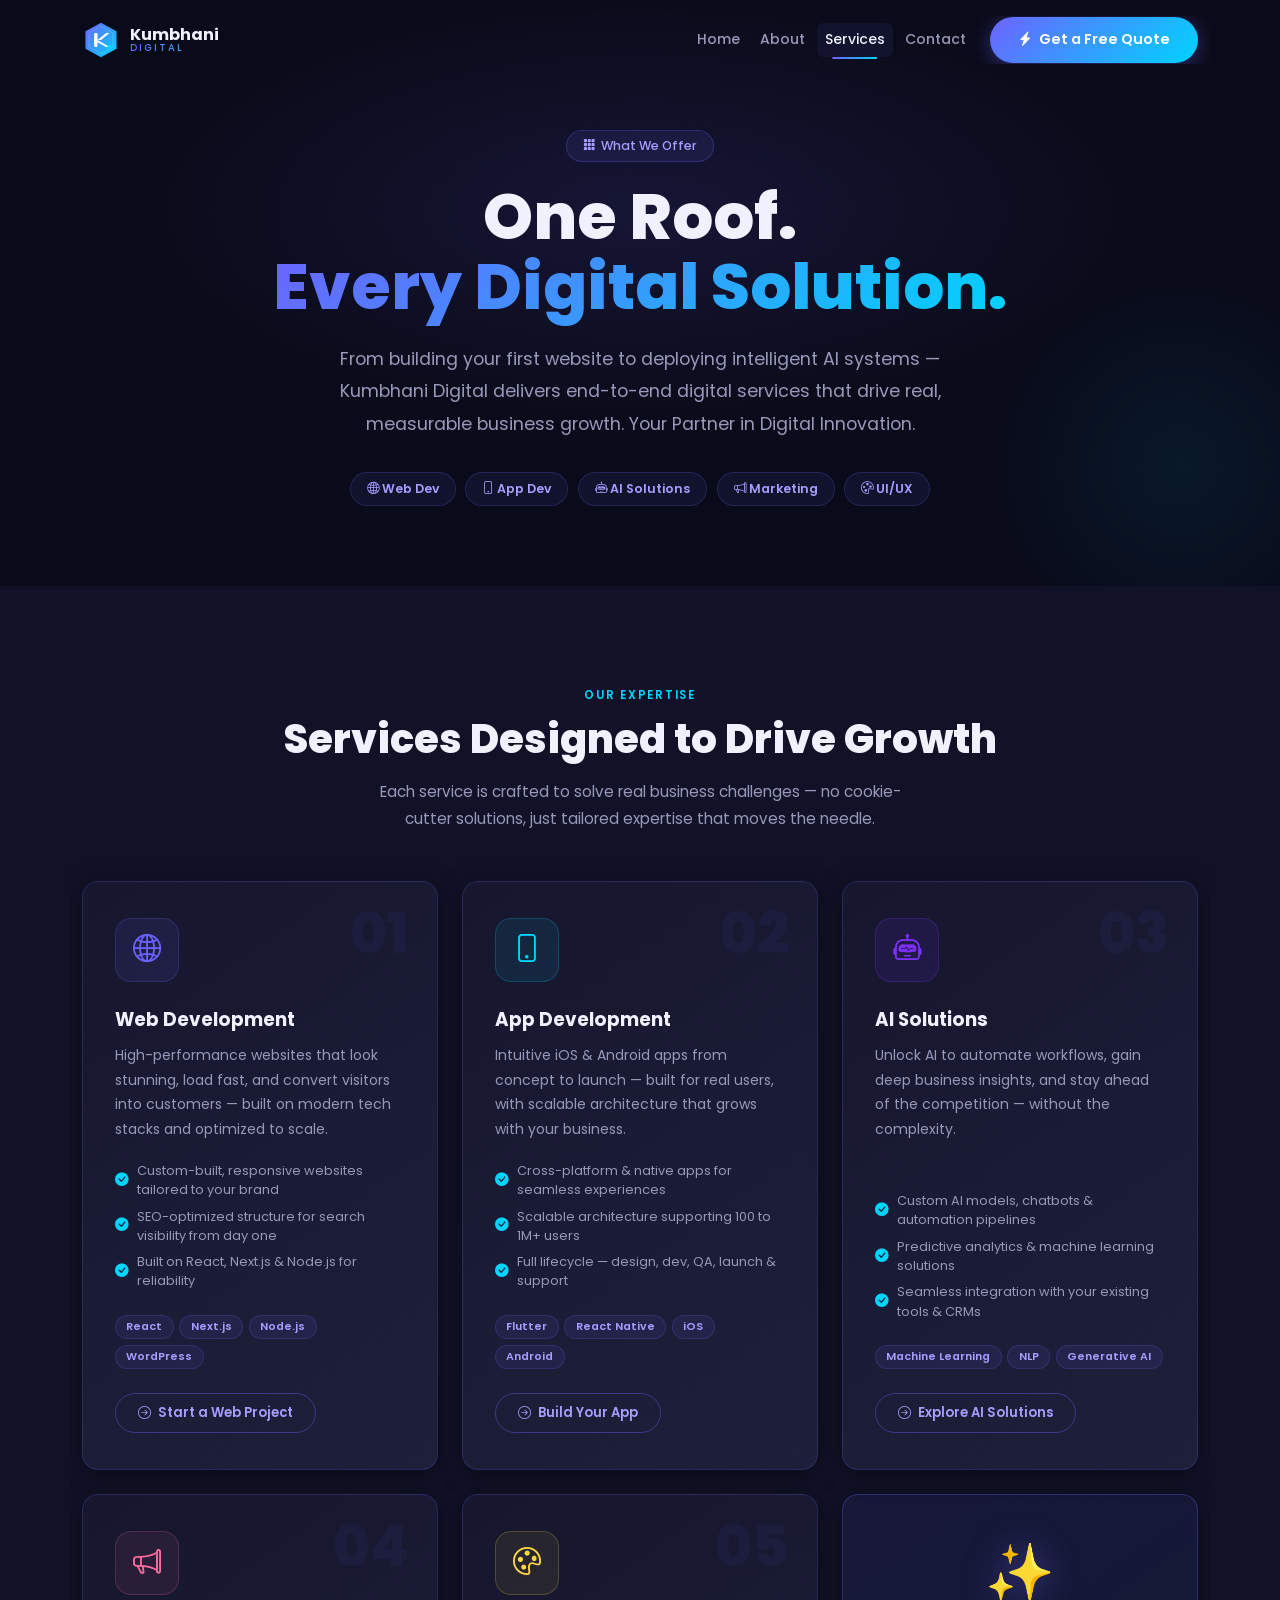
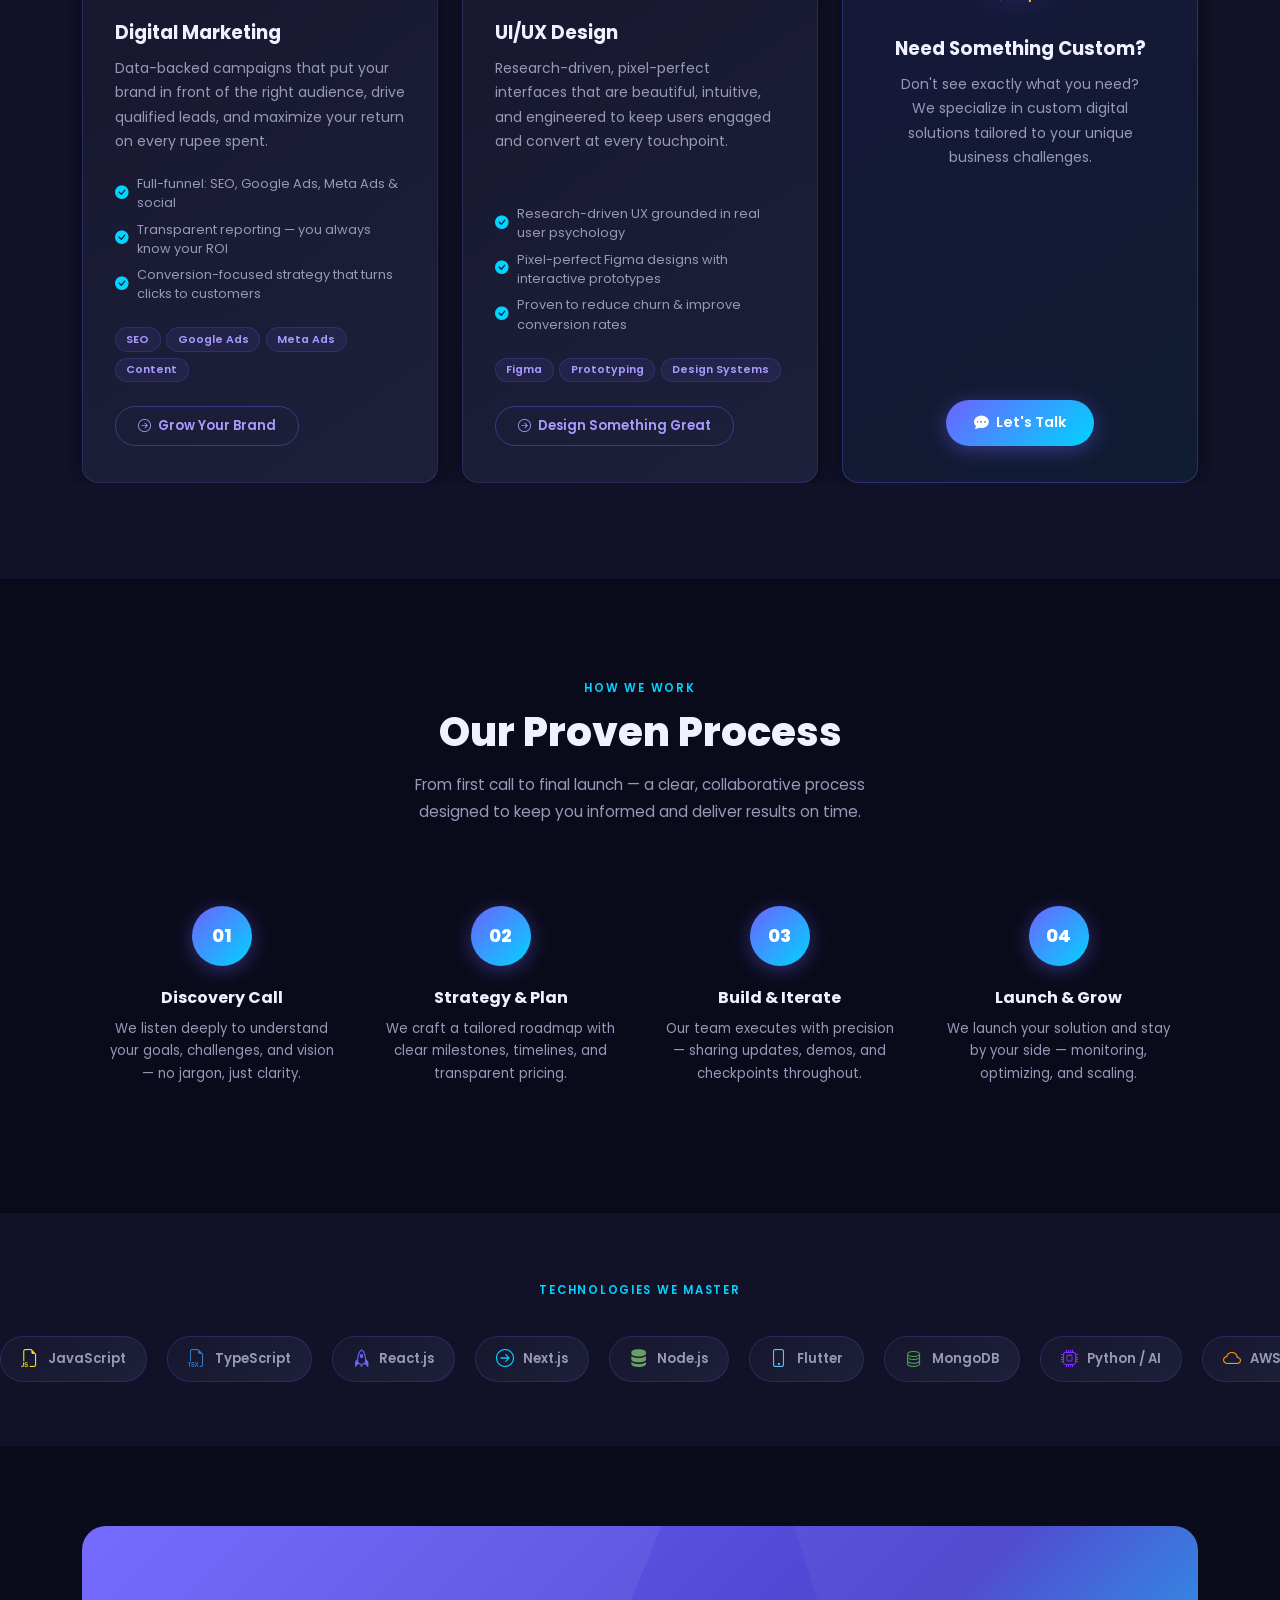
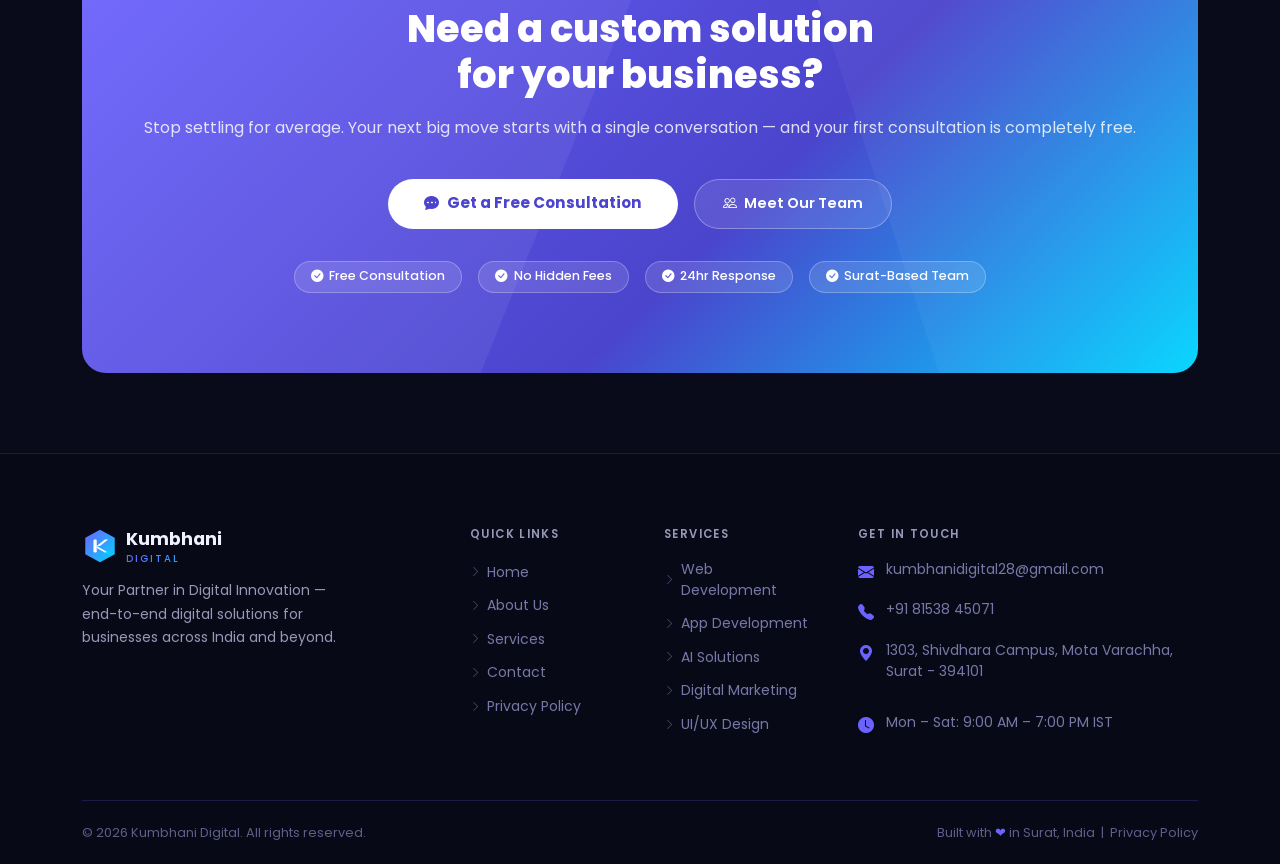
<file: services.html>
﻿<!DOCTYPE html>
<html lang="en">
<head>
  <meta charset="UTF-8" />
  <meta name="viewport" content="width=device-width, initial-scale=1.0" />
  <meta name="description" content="Kumbhani Digital Services — Web Development, App Development, AI Solutions, Digital Marketing & UI/UX Design. Full-service IT company in Surat, India." />
  <meta name="robots" content="index, follow" />
  <meta property="og:title" content="Our Services | Kumbhani Digital" />
  <meta property="og:description" content="From web & mobile to AI and digital marketing — we deliver end-to-end digital solutions under one roof." />
  <meta property="og:type" content="website" />
  <title>Our Services | Kumbhani Digital</title>

  <!-- Google Fonts: Poppins -->
  <link rel="preconnect" href="https://fonts.googleapis.com" />
  <link rel="preconnect" href="https://fonts.gstatic.com" crossorigin />
  <link href="https://fonts.googleapis.com/css2?family=Poppins:wght@300;400;500;600;700;800&display=swap" rel="stylesheet" />

  <!-- Bootstrap 5 -->
  <link href="https://cdn.jsdelivr.net/npm/bootstrap@5.3.3/dist/css/bootstrap.min.css" rel="stylesheet" />

  <!-- Bootstrap Icons -->
  <link href="https://cdn.jsdelivr.net/npm/bootstrap-icons@1.11.3/font/bootstrap-icons.min.css" rel="stylesheet" />

  <style>
    /* ══════════════════════════════════════════
       DESIGN TOKENS
    ══════════════════════════════════════════ */
    :root {
      --kd-primary:      #6C63FF;
      --kd-primary-dark: #4B44CC;
      --kd-accent:       #00D4FF;
      --kd-bg:           #0A0B1A;
      --kd-bg-alt:       #111228;
      --kd-card:         #16172E;
      --kd-surface:      #1E1F3A;
      --kd-border:       rgba(108,99,255,0.2);
      --kd-text:         #F0F0FF;
      --kd-muted:        #9898B8;
      --kd-grad:         linear-gradient(135deg,#6C63FF 0%,#00D4FF 100%);
      --kd-grad-card:    linear-gradient(145deg,#16172E 0%,#1E1F3A 100%);
      --kd-glow:         0 0 28px rgba(108,99,255,0.35);
      --kd-radius:       1rem;
      --kd-ease:         0.28s ease;
    }

    /* ══════════════════════════════════════════
       GLOBAL
    ══════════════════════════════════════════ */
    *,*::before,*::after { box-sizing:border-box; }
    html { scroll-behavior:smooth; }
    body {
      font-family:'Poppins',sans-serif;
      background:var(--kd-bg);
      color:var(--kd-text);
      -webkit-font-smoothing:antialiased;
      overflow-x:hidden;
    }
    ::selection { background:var(--kd-primary); color:#fff; }
    ::-webkit-scrollbar { width:6px; }
    ::-webkit-scrollbar-track { background:var(--kd-bg); }
    ::-webkit-scrollbar-thumb { background:var(--kd-primary); border-radius:99px; }
    p { color:var(--kd-muted); line-height:1.8; }
    a { text-decoration:none; }
    section { padding:96px 0; }

    .text-gradient {
      background:var(--kd-grad);
      -webkit-background-clip:text;
      -webkit-text-fill-color:transparent;
      background-clip:text;
    }

    .section-tag {
      display:inline-block;
      font-size:0.72rem; font-weight:600;
      letter-spacing:0.15em; text-transform:uppercase;
      color:var(--kd-accent); margin-bottom:0.75rem;
    }
    .section-title {
      font-size:clamp(1.75rem,4vw,2.5rem);
      font-weight:800; line-height:1.15;
      color:var(--kd-text);
    }

    /* ══════════════════════════════════════════
       BUTTONS
    ══════════════════════════════════════════ */
    .btn-kd-primary {
      background:var(--kd-grad); color:#fff;
      font-weight:600; border:none; border-radius:99px;
      padding:.75rem 1.75rem; font-size:.9rem;
      box-shadow:0 4px 20px rgba(108,99,255,.4);
      transition:transform var(--kd-ease),box-shadow var(--kd-ease);
      display:inline-flex; align-items:center; gap:.45rem;
    }
    .btn-kd-primary:hover {
      transform:translateY(-3px);
      box-shadow:0 8px 30px rgba(108,99,255,.6);
      color:#fff;
    }
    .btn-kd-ghost {
      background:rgba(108,99,255,.08); color:#A89CFF;
      font-weight:600; border:1px solid var(--kd-border);
      border-radius:99px; padding:.75rem 1.75rem; font-size:.9rem;
      transition:all var(--kd-ease);
      display:inline-flex; align-items:center; gap:.45rem;
    }
    .btn-kd-ghost:hover {
      background:rgba(108,99,255,.2); border-color:var(--kd-primary);
      color:#fff; transform:translateY(-3px);
    }
    .btn-kd-white {
      background:#fff; color:var(--kd-primary-dark);
      font-weight:700; border:none; border-radius:99px;
      padding:.85rem 2.25rem; font-size:.95rem;
      transition:all var(--kd-ease);
      display:inline-flex; align-items:center; gap:.5rem;
    }
    .btn-kd-white:hover {
      background:#e8e8ff; transform:translateY(-3px);
      box-shadow:0 8px 24px rgba(0,0,0,.3);
      color:var(--kd-primary-dark);
    }
    /* Outline variant used on service cards */
    .btn-kd-outline {
      background:transparent; color:#A89CFF;
      font-weight:600; border:1.5px solid rgba(108,99,255,.4);
      border-radius:99px; padding:.55rem 1.4rem; font-size:.82rem;
      transition:all var(--kd-ease);
      display:inline-flex; align-items:center; gap:.4rem;
    }
    .btn-kd-outline:hover {
      background:var(--kd-primary); border-color:var(--kd-primary);
      color:#fff; transform:translateY(-2px);
      box-shadow:0 4px 16px rgba(108,99,255,.4);
    }

    /* ══════════════════════════════════════════
       NAVBAR
    ══════════════════════════════════════════ */
    #mainNav {
      background:transparent; padding:1rem 0; z-index:1050;
      transition:background var(--kd-ease),box-shadow var(--kd-ease),padding var(--kd-ease);
    }
    #mainNav.scrolled {
      background:rgba(10,11,26,.9);
      backdrop-filter:blur(18px); -webkit-backdrop-filter:blur(18px);
      box-shadow:0 1px 0 var(--kd-border); padding:.6rem 0;
    }
    .navbar-brand { display:flex; align-items:center; gap:.6rem; }
    .logo-text { display:flex; flex-direction:column; line-height:1; }
    .logo-name  { font-size:1rem; font-weight:700; color:var(--kd-text); }
    .logo-sub   {
      font-size:.6rem; font-weight:500; letter-spacing:.22em;
      text-transform:uppercase;
      background:var(--kd-grad);
      -webkit-background-clip:text; -webkit-text-fill-color:transparent;
      background-clip:text;
    }
    .navbar-nav .nav-link {
      color:var(--kd-muted); font-size:.875rem; font-weight:500;
      padding:.4rem .9rem; border-radius:6px;
      transition:color var(--kd-ease),background var(--kd-ease);
      position:relative;
    }
    .navbar-nav .nav-link::after {
      content:''; position:absolute; bottom:-2px; left:50%;
      width:0; height:2px; background:var(--kd-grad);
      border-radius:99px; transform:translateX(-50%);
      transition:width var(--kd-ease);
    }
    .navbar-nav .nav-link:hover,
    .navbar-nav .nav-link.active { color:var(--kd-text); background:rgba(108,99,255,.08); }
    .navbar-nav .nav-link:hover::after,
    .navbar-nav .nav-link.active::after { width:60%; }
    .navbar-toggler { border:1px solid var(--kd-border); border-radius:8px; padding:.4rem .6rem; }
    .navbar-toggler-icon { filter:invert(1); }
    .navbar-collapse {
      background:rgba(17,18,40,.97); border-radius:var(--kd-radius);
      padding:1rem 1.25rem; margin-top:.5rem;
      border:1px solid var(--kd-border);
    }
    @media(min-width:992px){
      .navbar-collapse { background:transparent; border:none; padding:0; margin-top:0; }
    }

    /* ══════════════════════════════════════════
       PAGE HERO
    ══════════════════════════════════════════ */
    #services-hero {
      min-height:54vh;
      display:flex; align-items:center;
      padding-top:130px; padding-bottom:80px;
      background:var(--kd-bg);
      text-align:center;
      position:relative; overflow:hidden;
    }
    #services-hero::before {
      content:'';
      position:absolute; top:0; left:50%; transform:translateX(-50%);
      width:1000px; height:420px;
      background:radial-gradient(ellipse,rgba(108,99,255,.12) 0%,transparent 70%);
      pointer-events:none;
    }
    #services-hero::after {
      content:'';
      position:absolute; bottom:-80px; right:-100px;
      width:400px; height:400px;
      background:radial-gradient(circle,rgba(0,212,255,.07) 0%,transparent 70%);
      pointer-events:none; border-radius:50%;
    }
    .hero-eyebrow {
      display:inline-flex; align-items:center; gap:.4rem;
      background:rgba(108,99,255,.1);
      border:1px solid rgba(108,99,255,.28);
      color:#A89CFF; font-size:.78rem; font-weight:500;
      padding:.35rem 1rem; border-radius:99px;
      margin-bottom:1.25rem;
      animation:fadeInUp .5s ease .1s both;
    }
    .hero-title {
      font-size:clamp(2rem,5.5vw,4rem);
      font-weight:800; line-height:1.1;
      margin-bottom:1.25rem;
      animation:fadeInUp .6s ease .2s both;
    }
    .hero-subtitle {
      font-size:clamp(.95rem,2vw,1.1rem);
      color:var(--kd-muted);
      max-width:620px; margin:0 auto 2rem;
      line-height:1.85;
      animation:fadeInUp .6s ease .35s both;
    }
    /* Service tabs / pills under hero */
    .service-pills {
      display:flex; flex-wrap:wrap;
      justify-content:center; gap:.6rem;
      animation:fadeInUp .6s ease .5s both;
    }
    .service-pill {
      background:rgba(108,99,255,.08);
      border:1px solid rgba(108,99,255,.22);
      color:#A89CFF; font-size:.78rem; font-weight:600;
      padding:.4rem 1rem; border-radius:99px;
      transition:all var(--kd-ease); cursor:pointer;
    }
    .service-pill:hover,
    .service-pill.active {
      background:var(--kd-primary);
      border-color:var(--kd-primary);
      color:#fff;
      box-shadow:0 4px 16px rgba(108,99,255,.4);
    }

    /* ══════════════════════════════════════════
       SERVICES GRID SECTION
    ══════════════════════════════════════════ */
    #services-grid { background:var(--kd-bg-alt); }

    .service-card {
      background:var(--kd-grad-card);
      border:1px solid var(--kd-border);
      border-radius:var(--kd-radius);
      padding:2.25rem 2rem;
      height:100%;
      position:relative; overflow:hidden;
      transition:transform var(--kd-ease),
                  box-shadow var(--kd-ease),
                  border-color var(--kd-ease);
      box-shadow:0 4px 24px rgba(0,0,0,.45);
      display:flex; flex-direction:column;
    }
    /* Gradient top bar on hover */
    .service-card::before {
      content:'';
      position:absolute; top:0; left:0; right:0;
      height:3px;
      opacity:0;
      border-radius:var(--kd-radius) var(--kd-radius) 0 0;
      transition:opacity var(--kd-ease);
    }
    /* Ambient glow blob */
    .service-card::after {
      content:'';
      position:absolute; bottom:-40%; right:-20%;
      width:200px; height:200px;
      border-radius:50%;
      opacity:0;
      transition:opacity .4s ease;
      pointer-events:none;
    }
    .service-card:hover {
      transform:translateY(-8px);
      box-shadow:var(--kd-glow), 0 20px 50px rgba(0,0,0,.5);
      border-color:rgba(108,99,255,.45);
    }
    .service-card:hover::before { opacity:1; }
    .service-card:hover::after  { opacity:1; }

    /* Per-card accent colors */
    .card-web::before    { background:linear-gradient(135deg,#6C63FF,#00D4FF); }
    .card-web::after     { background:radial-gradient(circle,rgba(108,99,255,.12),transparent); }
    .card-app::before    { background:linear-gradient(135deg,#00D4FF,#6C63FF); }
    .card-app::after     { background:radial-gradient(circle,rgba(0,212,255,.1),transparent); }
    .card-ai::before     { background:linear-gradient(135deg,#7B2FF7,#6C63FF); }
    .card-ai::after      { background:radial-gradient(circle,rgba(123,47,247,.12),transparent); }
    .card-mkt::before    { background:linear-gradient(135deg,#FF6B9D,#6C63FF); }
    .card-mkt::after     { background:radial-gradient(circle,rgba(255,107,157,.1),transparent); }
    .card-uiux::before   { background:linear-gradient(135deg,#FFD93D,#6C63FF); }
    .card-uiux::after    { background:radial-gradient(circle,rgba(255,217,61,.08),transparent); }

    /* Icon */
    .svc-icon-wrap {
      width:64px; height:64px;
      border-radius:16px;
      background:rgba(108,99,255,.1);
      border:1px solid rgba(108,99,255,.2);
      display:flex; align-items:center; justify-content:center;
      font-size:1.75rem;
      margin-bottom:1.5rem;
      transition:transform var(--kd-ease),background var(--kd-ease);
      flex-shrink:0;
    }
    .service-card:hover .svc-icon-wrap {
      transform:scale(1.1) rotate(-4deg);
      background:rgba(108,99,255,.22);
    }
    /* Per-card icon accent */
    .card-app  .svc-icon-wrap { background:rgba(0,212,255,.08); border-color:rgba(0,212,255,.2); }
    .card-ai   .svc-icon-wrap { background:rgba(123,47,247,.1); border-color:rgba(123,47,247,.25); }
    .card-mkt  .svc-icon-wrap { background:rgba(255,107,157,.08); border-color:rgba(255,107,157,.2); }
    .card-uiux .svc-icon-wrap { background:rgba(255,217,61,.07); border-color:rgba(255,217,61,.2); }

    .svc-number {
      position:absolute; top:1.5rem; right:1.75rem;
      font-size:3.5rem; font-weight:800; line-height:1;
      color:rgba(108,99,255,.06);
      font-variant-numeric:tabular-nums;
      pointer-events:none;
      transition:color var(--kd-ease);
    }
    .service-card:hover .svc-number { color:rgba(108,99,255,.12); }

    .svc-title {
      font-size:1.15rem; font-weight:700;
      color:var(--kd-text); margin-bottom:.6rem;
    }
    .svc-desc {
      font-size:.875rem; color:var(--kd-muted);
      line-height:1.75; margin-bottom:1.25rem;
      flex:1;
    }
    .svc-benefits {
      list-style:none; padding:0; margin:0 0 1.5rem;
      display:flex; flex-direction:column; gap:.45rem;
    }
    .svc-benefits li {
      font-size:.8rem; color:var(--kd-muted);
      display:flex; align-items:center; gap:.5rem;
    }
    .svc-benefits li i { font-size:.85rem; color:var(--kd-accent); flex-shrink:0; }

    .svc-tags {
      display:flex; flex-wrap:wrap; gap:.35rem;
      margin-bottom:1.5rem;
    }
    .svc-tag {
      font-size:.68rem; font-weight:600;
      color:#A89CFF;
      background:rgba(108,99,255,.1);
      border:1px solid rgba(108,99,255,.2);
      padding:.2rem .65rem; border-radius:99px;
    }
    .svc-cta { margin-top:auto; }

    /* ══════════════════════════════════════════
       PROCESS SECTION
    ══════════════════════════════════════════ */
    #process { background:var(--kd-bg); }

    .process-step {
      text-align:center;
      padding:2rem 1.5rem;
      position:relative;
    }
    /* Connector line between steps */
    .process-step:not(:last-child)::after {
      content:'';
      position:absolute;
      top:3rem; right:-50%;
      width:100%; height:2px;
      background:linear-gradient(90deg,var(--kd-primary),transparent);
      pointer-events:none;
    }
    @media(max-width:767.98px){
      .process-step:not(:last-child)::after { display:none; }
    }

    .step-number {
      width:60px; height:60px;
      border-radius:50%;
      background:var(--kd-grad);
      color:#fff;
      font-size:1.1rem; font-weight:800;
      display:flex; align-items:center; justify-content:center;
      margin:0 auto 1.25rem;
      box-shadow:0 4px 20px rgba(108,99,255,.4);
      transition:transform var(--kd-ease),box-shadow var(--kd-ease);
    }
    .process-step:hover .step-number {
      transform:scale(1.12);
      box-shadow:0 8px 28px rgba(108,99,255,.55);
    }
    .step-title {
      font-size:1rem; font-weight:700;
      color:var(--kd-text); margin-bottom:.5rem;
    }
    .step-desc {
      font-size:.83rem; color:var(--kd-muted); line-height:1.7;
      margin:0;
    }

    /* ══════════════════════════════════════════
       TECH STACK MARQUEE
    ══════════════════════════════════════════ */
    #tech-stack {
      background:var(--kd-bg-alt);
      padding:64px 0;
      overflow:hidden;
    }
    .marquee-track {
      display:flex; gap:1.25rem;
      animation:marquee 28s linear infinite;
      width:max-content;
    }
    .marquee-track:hover { animation-play-state:paused; }
    .tech-chip {
      background:var(--kd-grad-card);
      border:1px solid var(--kd-border);
      border-radius:99px;
      padding:.55rem 1.25rem;
      display:inline-flex; align-items:center; gap:.55rem;
      font-size:.82rem; font-weight:600;
      color:var(--kd-muted);
      white-space:nowrap;
      transition:all var(--kd-ease);
      flex-shrink:0;
    }
    .tech-chip:hover {
      border-color:rgba(108,99,255,.5);
      color:var(--kd-text);
      background:rgba(108,99,255,.1);
    }
    .tech-chip i { font-size:1.1rem; }

    /* ══════════════════════════════════════════
       CTA SECTION
    ══════════════════════════════════════════ */
    #svc-cta { background:var(--kd-bg); padding:80px 0; }

    .cta-inner {
      background:linear-gradient(135deg,#6C63FF 0%,#4B44CC 60%,#00D4FF 100%);
      border-radius:1.5rem;
      padding:5rem 3rem;
      text-align:center;
      position:relative; overflow:hidden;
    }
    .cta-inner::before {
      content:''; position:absolute; top:-40%; left:-15%;
      width:55%; height:200%;
      background:rgba(255,255,255,.06); transform:rotate(22deg);
    }
    .cta-inner::after {
      content:''; position:absolute; bottom:-30%; right:-10%;
      width:40%; height:180%;
      background:rgba(255,255,255,.04); transform:rotate(-18deg);
    }
    .cta-title {
      font-size:clamp(1.6rem,4vw,2.4rem);
      font-weight:800; color:#fff;
      margin-bottom:1rem;
      position:relative; z-index:1;
    }
    .cta-subtitle {
      font-size:1rem; color:rgba(255,255,255,.82);
      margin-bottom:2.25rem;
      position:relative; z-index:1;
    }
    .cta-actions {
      display:flex; justify-content:center;
      gap:1rem; flex-wrap:wrap;
      position:relative; z-index:1;
    }
    .cta-badges {
      display:flex; justify-content:center;
      gap:1rem; flex-wrap:wrap;
      margin-top:2rem;
      position:relative; z-index:1;
    }
    .cta-badge {
      background:rgba(255,255,255,.12);
      border:1px solid rgba(255,255,255,.25);
      color:#fff; font-size:.78rem; font-weight:500;
      padding:.35rem 1rem; border-radius:99px;
      display:flex; align-items:center; gap:.4rem;
    }

    /* ══════════════════════════════════════════
       FOOTER
    ══════════════════════════════════════════ */
    #footer {
      background:#080917;
      border-top:1px solid var(--kd-border);
      padding:72px 0 0;
    }
    .footer-logo-name { font-size:1.1rem; font-weight:700; color:var(--kd-text); }
    .footer-logo-sub  {
      font-size:.62rem; font-weight:500; letter-spacing:.2em;
      text-transform:uppercase;
      background:var(--kd-grad);
      -webkit-background-clip:text; -webkit-text-fill-color:transparent;
      background-clip:text;
    }
    .footer-tagline {
      font-size:.875rem; color:var(--kd-muted);
      margin:.75rem 0 1.5rem; line-height:1.7; max-width:280px;
    }
    .footer-heading {
      font-size:.72rem; font-weight:600;
      text-transform:uppercase; letter-spacing:.12em;
      color:var(--kd-muted); margin-bottom:1rem;
    }
    .footer-links { list-style:none; padding:0; margin:0; }
    .footer-links li { margin-bottom:.6rem; }
    .footer-links a {
      font-size:.875rem; color:#7878A8;
      transition:color var(--kd-ease);
      display:inline-flex; align-items:center; gap:.35rem;
    }
    .footer-links a:hover { color:#A89CFF; }
    .footer-links a i { font-size:.7rem; opacity:.6; }
    .footer-contact-item {
      display:flex; gap:.75rem; align-items:flex-start;
      margin-bottom:.9rem; font-size:.875rem; color:#7878A8;
    }
    .footer-contact-item i { color:var(--kd-primary); font-size:1rem; flex-shrink:0; margin-top:2px; }
    .footer-contact-item a { color:#7878A8; transition:color var(--kd-ease); }
    .footer-contact-item a:hover { color:#A89CFF; }
    .social-row { display:flex; gap:.6rem; margin-top:1.25rem; }
    .social-btn {
      width:36px; height:36px; border-radius:9px;
      border:1px solid var(--kd-border); background:transparent;
      color:var(--kd-muted); font-size:.9rem;
      display:flex; align-items:center; justify-content:center;
      transition:all var(--kd-ease);
    }
    .social-btn:hover {
      background:var(--kd-primary); border-color:var(--kd-primary);
      color:#fff; transform:translateY(-3px);
    }
    .footer-bottom {
      border-top:1px solid var(--kd-border);
      padding:1.25rem 0; margin-top:3rem;
      display:flex; justify-content:space-between;
      align-items:center; flex-wrap:wrap; gap:.5rem;
    }
    .footer-bottom p { font-size:.8rem; color:#5E5E88; margin:0; }
    .footer-bottom a { color:#5E5E88; transition:color var(--kd-ease); }
    .footer-bottom a:hover { color:#A89CFF; }

    /* ══════════════════════════════════════════
       ANIMATIONS
    ══════════════════════════════════════════ */
    @keyframes fadeInUp {
      from { opacity:0; transform:translateY(28px); }
      to   { opacity:1; transform:translateY(0); }
    }
    @keyframes marquee {
      from { transform:translateX(0); }
      to   { transform:translateX(-50%); }
    }
    @keyframes float {
      0%,100% { transform:translateY(0); }
      50%     { transform:translateY(-10px); }
    }

    .reveal {
      opacity:0; transform:translateY(28px);
      transition:opacity .65s ease, transform .65s ease;
    }
    .reveal.from-left  { transform:translateX(-28px); }
    .reveal.from-right { transform:translateX(28px); }
    .reveal.visible    { opacity:1; transform:translate(0,0); }
    .reveal-d1 { transition-delay:.1s; }
    .reveal-d2 { transition-delay:.18s; }
    .reveal-d3 { transition-delay:.26s; }
    .reveal-d4 { transition-delay:.34s; }
    .reveal-d5 { transition-delay:.42s; }

    /* ══════════════════════════════════════════
       RESPONSIVE
    ══════════════════════════════════════════ */
    @media(max-width:991.98px){
      section { padding:64px 0; }
      #services-hero { padding-top:110px; padding-bottom:64px; }
      .cta-inner { padding:3.5rem 1.75rem; }
    }
    @media(max-width:575.98px){
      .cta-actions { flex-direction:column; align-items:center; }
    }
  </style>
  <!-- Responsive Fixes -->
  <link rel="stylesheet" href="css/responsive.css" />
</head>

<body>

  <!-- ══════════════════════════════════════════
       NAVBAR
  ══════════════════════════════════════════ -->
  <nav id="mainNav" class="navbar navbar-expand-lg fixed-top" aria-label="Main navigation">
    <div class="container">
      <a class="navbar-brand" href="index.html" id="nav-logo">
        <svg width="38" height="38" viewBox="0 0 44 44" fill="none" aria-hidden="true">
          <defs>
            <linearGradient id="nv-g" x1="0%" y1="0%" x2="100%" y2="100%">
              <stop offset="0%" stop-color="#6C63FF"/>
              <stop offset="100%" stop-color="#00D4FF"/>
            </linearGradient>
          </defs>
          <polygon points="22,2 40,12 40,32 22,42 4,32 4,12" fill="url(#nv-g)"/>
          <polygon points="22,6 36,14 36,30 22,38 8,30 8,14" fill="none" stroke="rgba(255,255,255,0.18)" stroke-width="1"/>
          <rect x="14" y="14" width="4" height="16" rx="1.5" fill="white"/>
          <polygon points="18,22 28,14 32,14 22,22" fill="white"/>
          <polygon points="18,22 32,30 28,30 18,24.5" fill="white"/>
          <circle cx="32" cy="30" r="2.5" fill="#00D4FF"/>
        </svg>
        <div class="logo-text">
          <span class="logo-name">Kumbhani</span>
          <span class="logo-sub">Digital</span>
        </div>
      </a>

      <button class="navbar-toggler" type="button" data-bs-toggle="collapse"
              data-bs-target="#navMenu" aria-controls="navMenu"
              aria-expanded="false" aria-label="Toggle navigation">
        <span class="navbar-toggler-icon"></span>
      </button>

      <div class="collapse navbar-collapse justify-content-end" id="navMenu">
        <ul class="navbar-nav align-items-lg-center gap-1 mb-2 mb-lg-0 me-3">
          <li class="nav-item"><a class="nav-link" href="index.html" id="nav-home">Home</a></li>
          <li class="nav-item"><a class="nav-link" href="about.html" id="nav-about">About</a></li>
          <li class="nav-item"><a class="nav-link active" href="services.html" aria-current="page" id="nav-services">Services</a></li>
          <li class="nav-item"><a class="nav-link" href="contact.html" id="nav-contact">Contact</a></li>
        </ul>
        <a href="contact.html" class="btn-kd-primary" id="nav-cta-btn">
          <i class="bi bi-lightning-charge-fill"></i> Get a Free Quote
        </a>
      </div>
    </div>
  </nav>

  <!-- ══════════════════════════════════════════
       PAGE HERO
  ══════════════════════════════════════════ -->
  <section id="services-hero" aria-labelledby="hero-title">
    <div class="container">
      <div class="hero-eyebrow"><i class="bi bi-grid-3x3-gap-fill"></i> What We Offer</div>
      <h1 class="hero-title" id="hero-title">
        One Roof.<br />
        <span class="text-gradient">Every Digital Solution.</span>
      </h1>
      <p class="hero-subtitle">
        From building your first website to deploying intelligent AI systems —
        Kumbhani Digital delivers end-to-end digital services that drive real,
        measurable business growth. Your Partner in Digital Innovation.
      </p>
      <!-- Quick-jump pills -->
      <div class="service-pills" role="list" aria-label="Service quick links">
        <a href="#card-web"       class="service-pill active" role="listitem"><i class="bi bi-globe2"></i> Web Dev</a>
        <a href="#card-app"       class="service-pill"        role="listitem"><i class="bi bi-phone"></i> App Dev</a>
        <a href="#card-ai"        class="service-pill"        role="listitem"><i class="bi bi-robot"></i> AI Solutions</a>
        <a href="#card-marketing" class="service-pill"        role="listitem"><i class="bi bi-megaphone"></i> Marketing</a>
        <a href="#card-uiux"      class="service-pill"        role="listitem"><i class="bi bi-palette"></i> UI/UX</a>
      </div>
    </div>
  </section>

  <!-- ══════════════════════════════════════════
       SERVICES GRID
  ══════════════════════════════════════════ -->
  <section id="services-grid" aria-labelledby="grid-title">
    <div class="container">

      <div class="text-center mb-5 reveal" id="grid-header">
        <span class="section-tag">Our Expertise</span>
        <h2 class="section-title mb-3" id="grid-title">Services Designed to Drive Growth</h2>
        <p style="color:var(--kd-muted);max-width:560px;margin-inline:auto;font-size:.95rem;">
          Each service is crafted to solve real business challenges — no cookie-cutter solutions,
          just tailored expertise that moves the needle.
        </p>
      </div>

      <div class="row g-4">

        <!-- ─── Web Development ─── -->
        <div class="col-md-6 col-lg-4 reveal reveal-d1" id="card-web">
          <div class="service-card card-web h-100">
            <span class="svc-number">01</span>
            <div class="svc-icon-wrap">
              <i class="bi bi-globe2" style="color:#6C63FF;"></i>
            </div>
            <div class="svc-title">Web Development</div>
            <p class="svc-desc">
              High-performance websites that look stunning, load fast, and convert visitors
              into customers — built on modern tech stacks and optimized to scale.
            </p>
            <ul class="svc-benefits">
              <li><i class="bi bi-check-circle-fill"></i> Custom-built, responsive websites tailored to your brand</li>
              <li><i class="bi bi-check-circle-fill"></i> SEO-optimized structure for search visibility from day one</li>
              <li><i class="bi bi-check-circle-fill"></i> Built on React, Next.js &amp; Node.js for reliability</li>
            </ul>
            <div class="svc-tags">
              <span class="svc-tag">React</span>
              <span class="svc-tag">Next.js</span>
              <span class="svc-tag">Node.js</span>
              <span class="svc-tag">WordPress</span>
            </div>
            <div class="svc-cta">
              <a href="contact.html?service=web-development" class="btn-kd-outline" id="cta-web">
                <i class="bi bi-arrow-right-circle"></i> Start a Web Project
              </a>
            </div>
          </div>
        </div>

        <!-- ─── App Development ─── -->
        <div class="col-md-6 col-lg-4 reveal reveal-d2" id="card-app">
          <div class="service-card card-app h-100">
            <span class="svc-number">02</span>
            <div class="svc-icon-wrap">
              <i class="bi bi-phone" style="color:#00D4FF;"></i>
            </div>
            <div class="svc-title">App Development</div>
            <p class="svc-desc">
              Intuitive iOS &amp; Android apps from concept to launch — built for real users,
              with scalable architecture that grows with your business.
            </p>
            <ul class="svc-benefits">
              <li><i class="bi bi-check-circle-fill"></i> Cross-platform &amp; native apps for seamless experiences</li>
              <li><i class="bi bi-check-circle-fill"></i> Scalable architecture supporting 100 to 1M+ users</li>
              <li><i class="bi bi-check-circle-fill"></i> Full lifecycle — design, dev, QA, launch &amp; support</li>
            </ul>
            <div class="svc-tags">
              <span class="svc-tag">Flutter</span>
              <span class="svc-tag">React Native</span>
              <span class="svc-tag">iOS</span>
              <span class="svc-tag">Android</span>
            </div>
            <div class="svc-cta">
              <a href="contact.html?service=app-development" class="btn-kd-outline" id="cta-app">
                <i class="bi bi-arrow-right-circle"></i> Build Your App
              </a>
            </div>
          </div>
        </div>

        <!-- ─── AI Solutions ─── -->
        <div class="col-md-6 col-lg-4 reveal reveal-d3" id="card-ai">
          <div class="service-card card-ai h-100">
            <span class="svc-number">03</span>
            <div class="svc-icon-wrap">
              <i class="bi bi-robot" style="color:#7B2FF7;"></i>
            </div>
            <div class="svc-title">AI Solutions</div>
            <p class="svc-desc">
              Unlock AI to automate workflows, gain deep business insights, and stay ahead
              of the competition — without the complexity.
            </p>
            <ul class="svc-benefits">
              <li><i class="bi bi-check-circle-fill"></i> Custom AI models, chatbots &amp; automation pipelines</li>
              <li><i class="bi bi-check-circle-fill"></i> Predictive analytics &amp; machine learning solutions</li>
              <li><i class="bi bi-check-circle-fill"></i> Seamless integration with your existing tools &amp; CRMs</li>
            </ul>
            <div class="svc-tags">
              <span class="svc-tag">Machine Learning</span>
              <span class="svc-tag">NLP</span>
              <span class="svc-tag">Generative AI</span>
            </div>
            <div class="svc-cta">
              <a href="contact.html?service=ai-solutions" class="btn-kd-outline" id="cta-ai">
                <i class="bi bi-arrow-right-circle"></i> Explore AI Solutions
              </a>
            </div>
          </div>
        </div>

        <!-- ─── Digital Marketing ─── -->
        <div class="col-md-6 col-lg-4 reveal reveal-d1" id="card-marketing">
          <div class="service-card card-mkt h-100">
            <span class="svc-number">04</span>
            <div class="svc-icon-wrap">
              <i class="bi bi-megaphone" style="color:#FF6B9D;"></i>
            </div>
            <div class="svc-title">Digital Marketing</div>
            <p class="svc-desc">
              Data-backed campaigns that put your brand in front of the right audience,
              drive qualified leads, and maximize your return on every rupee spent.
            </p>
            <ul class="svc-benefits">
              <li><i class="bi bi-check-circle-fill"></i> Full-funnel: SEO, Google Ads, Meta Ads &amp; social</li>
              <li><i class="bi bi-check-circle-fill"></i> Transparent reporting — you always know your ROI</li>
              <li><i class="bi bi-check-circle-fill"></i> Conversion-focused strategy that turns clicks to customers</li>
            </ul>
            <div class="svc-tags">
              <span class="svc-tag">SEO</span>
              <span class="svc-tag">Google Ads</span>
              <span class="svc-tag">Meta Ads</span>
              <span class="svc-tag">Content</span>
            </div>
            <div class="svc-cta">
              <a href="contact.html?service=digital-marketing" class="btn-kd-outline" id="cta-mkt">
                <i class="bi bi-arrow-right-circle"></i> Grow Your Brand
              </a>
            </div>
          </div>
        </div>

        <!-- ─── UI/UX Design ─── -->
        <div class="col-md-6 col-lg-4 reveal reveal-d2" id="card-uiux">
          <div class="service-card card-uiux h-100">
            <span class="svc-number">05</span>
            <div class="svc-icon-wrap">
              <i class="bi bi-palette" style="color:#FFD93D;"></i>
            </div>
            <div class="svc-title">UI/UX Design</div>
            <p class="svc-desc">
              Research-driven, pixel-perfect interfaces that are beautiful, intuitive,
              and engineered to keep users engaged and convert at every touchpoint.
            </p>
            <ul class="svc-benefits">
              <li><i class="bi bi-check-circle-fill"></i> Research-driven UX grounded in real user psychology</li>
              <li><i class="bi bi-check-circle-fill"></i> Pixel-perfect Figma designs with interactive prototypes</li>
              <li><i class="bi bi-check-circle-fill"></i> Proven to reduce churn &amp; improve conversion rates</li>
            </ul>
            <div class="svc-tags">
              <span class="svc-tag">Figma</span>
              <span class="svc-tag">Prototyping</span>
              <span class="svc-tag">Design Systems</span>
            </div>
            <div class="svc-cta">
              <a href="contact.html?service=uiux-design" class="btn-kd-outline" id="cta-uiux">
                <i class="bi bi-arrow-right-circle"></i> Design Something Great
              </a>
            </div>
          </div>
        </div>

        <!-- ─── Custom Solutions card ─── -->
        <div class="col-md-6 col-lg-4 reveal reveal-d3" id="card-custom">
          <div class="service-card h-100"
               style="background:linear-gradient(145deg,rgba(108,99,255,.08),rgba(0,212,255,.05));
                      border-color:rgba(108,99,255,.3);
                      display:flex;flex-direction:column;
                      align-items:center;justify-content:center;
                      text-align:center;">
            <div style="font-size:3.5rem;margin-bottom:1.25rem;
                        filter:drop-shadow(0 0 16px rgba(108,99,255,.5));">✨</div>
            <div class="svc-title">Need Something Custom?</div>
            <p class="svc-desc" style="max-width:260px;margin-inline:auto;">
              Don't see exactly what you need? We specialize in custom digital solutions
              tailored to your unique business challenges.
            </p>
            <a href="contact.html" class="btn-kd-primary mt-2" id="cta-custom">
              <i class="bi bi-chat-dots-fill"></i> Let's Talk
            </a>
          </div>
        </div>

      </div>
    </div>
  </section>

  <!-- ══════════════════════════════════════════
       HOW WE WORK — PROCESS
  ══════════════════════════════════════════ -->
  <section id="process" aria-labelledby="process-title">
    <div class="container">
      <div class="text-center mb-5 reveal">
        <span class="section-tag">How We Work</span>
        <h2 class="section-title mb-3" id="process-title">Our Proven Process</h2>
        <p style="color:var(--kd-muted);max-width:520px;margin-inline:auto;font-size:.95rem;">
          From first call to final launch — a clear, collaborative process designed to
          keep you informed and deliver results on time.
        </p>
      </div>

      <div class="row g-0 justify-content-center">
        <div class="col-6 col-md-3 reveal reveal-d1">
          <div class="process-step">
            <div class="step-number">01</div>
            <div class="step-title">Discovery Call</div>
            <p class="step-desc">We listen deeply to understand your goals, challenges, and vision — no jargon, just clarity.</p>
          </div>
        </div>
        <div class="col-6 col-md-3 reveal reveal-d2">
          <div class="process-step">
            <div class="step-number">02</div>
            <div class="step-title">Strategy &amp; Plan</div>
            <p class="step-desc">We craft a tailored roadmap with clear milestones, timelines, and transparent pricing.</p>
          </div>
        </div>
        <div class="col-6 col-md-3 reveal reveal-d3">
          <div class="process-step">
            <div class="step-number">03</div>
            <div class="step-title">Build &amp; Iterate</div>
            <p class="step-desc">Our team executes with precision — sharing updates, demos, and checkpoints throughout.</p>
          </div>
        </div>
        <div class="col-6 col-md-3 reveal reveal-d4">
          <div class="process-step">
            <div class="step-number">04</div>
            <div class="step-title">Launch &amp; Grow</div>
            <p class="step-desc">We launch your solution and stay by your side — monitoring, optimizing, and scaling.</p>
          </div>
        </div>
      </div>
    </div>
  </section>

  <!-- ══════════════════════════════════════════
       TECH STACK MARQUEE
  ══════════════════════════════════════════ -->
  <div id="tech-stack" aria-label="Technologies we use">
    <div class="text-center mb-4 reveal">
      <span class="section-tag">Technologies We Master</span>
    </div>
    <div style="overflow:hidden;">
      <div class="marquee-track" aria-hidden="true">
        <!-- Row duplicated for seamless loop -->
        <span class="tech-chip"><i class="bi bi-filetype-js" style="color:#F7DF1E;"></i>JavaScript</span>
        <span class="tech-chip"><i class="bi bi-filetype-tsx" style="color:#3178C6;"></i>TypeScript</span>
        <span class="tech-chip"><i class="bi bi-rocket" style="color:#6C63FF;"></i>React.js</span>
        <span class="tech-chip"><i class="bi bi-arrow-right-circle" style="color:#00D4FF;"></i>Next.js</span>
        <span class="tech-chip"><i class="bi bi-server" style="color:#68A063;"></i>Node.js</span>
        <span class="tech-chip"><i class="bi bi-phone" style="color:#54C5F8;"></i>Flutter</span>
        <span class="tech-chip"><i class="bi bi-database" style="color:#47A248;"></i>MongoDB</span>
        <span class="tech-chip"><i class="bi bi-cpu" style="color:#7B2FF7;"></i>Python / AI</span>
        <span class="tech-chip"><i class="bi bi-cloud" style="color:#FF9900;"></i>AWS</span>
        <span class="tech-chip"><i class="bi bi-palette" style="color:#F24E1E;"></i>Figma</span>
        <span class="tech-chip"><i class="bi bi-graph-up" style="color:#4285F4;"></i>Google Ads</span>
        <span class="tech-chip"><i class="bi bi-meta" style="color:#0866FF;"></i>Meta Ads</span>
        <!-- Duplicate for infinite scroll -->
        <span class="tech-chip"><i class="bi bi-filetype-js" style="color:#F7DF1E;"></i>JavaScript</span>
        <span class="tech-chip"><i class="bi bi-filetype-tsx" style="color:#3178C6;"></i>TypeScript</span>
        <span class="tech-chip"><i class="bi bi-rocket" style="color:#6C63FF;"></i>React.js</span>
        <span class="tech-chip"><i class="bi bi-arrow-right-circle" style="color:#00D4FF;"></i>Next.js</span>
        <span class="tech-chip"><i class="bi bi-server" style="color:#68A063;"></i>Node.js</span>
        <span class="tech-chip"><i class="bi bi-phone" style="color:#54C5F8;"></i>Flutter</span>
        <span class="tech-chip"><i class="bi bi-database" style="color:#47A248;"></i>MongoDB</span>
        <span class="tech-chip"><i class="bi bi-cpu" style="color:#7B2FF7;"></i>Python / AI</span>
        <span class="tech-chip"><i class="bi bi-cloud" style="color:#FF9900;"></i>AWS</span>
        <span class="tech-chip"><i class="bi bi-palette" style="color:#F24E1E;"></i>Figma</span>
        <span class="tech-chip"><i class="bi bi-graph-up" style="color:#4285F4;"></i>Google Ads</span>
        <span class="tech-chip"><i class="bi bi-meta" style="color:#0866FF;"></i>Meta Ads</span>
      </div>
    </div>
  </div>

  <!-- ══════════════════════════════════════════
       CTA SECTION
  ══════════════════════════════════════════ -->
  <section id="svc-cta" aria-labelledby="cta-title">
    <div class="container">
      <div class="cta-inner reveal" id="cta-block">
        <h2 class="cta-title" id="cta-title">
          Need a custom solution<br class="d-none d-md-block" />
          for your business?
        </h2>
        <p class="cta-subtitle">
          Stop settling for average. Your next big move starts with a single conversation —
          and your first consultation is completely free.
        </p>
        <div class="cta-actions">
          <a href="contact.html" class="btn-kd-white" id="cta-contact-btn">
            <i class="bi bi-chat-dots-fill"></i> Get a Free Consultation
          </a>
          <a href="about.html" class="btn-kd-ghost" id="cta-about-btn"
             style="background:rgba(255,255,255,.1);border-color:rgba(255,255,255,.3);color:#fff;">
            <i class="bi bi-people"></i> Meet Our Team
          </a>
        </div>
        <div class="cta-badges">
          <span class="cta-badge"><i class="bi bi-check-circle-fill"></i> Free Consultation</span>
          <span class="cta-badge"><i class="bi bi-check-circle-fill"></i> No Hidden Fees</span>
          <span class="cta-badge"><i class="bi bi-check-circle-fill"></i> 24hr Response</span>
          <span class="cta-badge"><i class="bi bi-check-circle-fill"></i> Surat-Based Team</span>
        </div>
      </div>
    </div>
  </section>

  <!-- ══════════════════════════════════════════
       FOOTER
  ══════════════════════════════════════════ -->
  <footer id="footer">
    <div class="container">
      <div class="row g-5">

        <div class="col-lg-4 col-md-6" id="footer-brand">
          <div class="d-flex align-items-center gap-2 mb-2">
            <svg width="36" height="36" viewBox="0 0 44 44" fill="none" aria-hidden="true">
              <defs>
                <linearGradient id="ft-g" x1="0%" y1="0%" x2="100%" y2="100%">
                  <stop offset="0%" stop-color="#6C63FF"/>
                  <stop offset="100%" stop-color="#00D4FF"/>
                </linearGradient>
              </defs>
              <polygon points="22,2 40,12 40,32 22,42 4,32 4,12" fill="url(#ft-g)"/>
              <rect x="14" y="14" width="4" height="16" rx="1.5" fill="white"/>
              <polygon points="18,22 28,14 32,14 22,22" fill="white"/>
              <polygon points="18,22 32,30 28,30 18,24.5" fill="white"/>
              <circle cx="32" cy="30" r="2.5" fill="#00D4FF"/>
            </svg>
            <div>
              <div class="footer-logo-name">Kumbhani</div>
              <div class="footer-logo-sub">Digital</div>
            </div>
          </div>
          <p class="footer-tagline">Your Partner in Digital Innovation — end-to-end digital solutions for businesses across India and beyond.</p></div>

        <div class="col-lg-2 col-md-6 col-6" id="footer-nav">
          <div class="footer-heading">Quick Links</div>
          <ul class="footer-links">
            <li><a href="index.html"><i class="bi bi-chevron-right"></i> Home</a></li>
            <li><a href="about.html"><i class="bi bi-chevron-right"></i> About Us</a></li>
            <li><a href="services.html"><i class="bi bi-chevron-right"></i> Services</a></li>
            <li><a href="contact.html"><i class="bi bi-chevron-right"></i> Contact</a></li>
            <li><a href="privacy.html"><i class="bi bi-chevron-right"></i> Privacy Policy</a></li>
          </ul>
        </div>

        <div class="col-lg-2 col-md-6 col-6" id="footer-services">
          <div class="footer-heading">Services</div>
          <ul class="footer-links">
            <li><a href="#card-web"><i class="bi bi-chevron-right"></i> Web Development</a></li>
            <li><a href="#card-app"><i class="bi bi-chevron-right"></i> App Development</a></li>
            <li><a href="#card-ai"><i class="bi bi-chevron-right"></i> AI Solutions</a></li>
            <li><a href="#card-marketing"><i class="bi bi-chevron-right"></i> Digital Marketing</a></li>
            <li><a href="#card-uiux"><i class="bi bi-chevron-right"></i> UI/UX Design</a></li>
          </ul>
        </div>

        <div class="col-lg-4 col-md-6" id="footer-contact">
          <div class="footer-heading">Get In Touch</div>
          <div class="footer-contact-item">
            <i class="bi bi-envelope-fill"></i>
            <a href="mailto:kumbhanidigital28@gmail.com">kumbhanidigital28@gmail.com</a>
          </div>
          <div class="footer-contact-item">
            <i class="bi bi-telephone-fill"></i>
            <a href="tel:+918153845071">+91 81538 45071</a>
          </div>
          <div class="footer-contact-item">
            <i class="bi bi-geo-alt-fill"></i>
            <address style="font-style:normal;">1303, Shivdhara Campus, Mota Varachha, Surat - 394101</address>
          </div>
          <div class="footer-contact-item">
            <i class="bi bi-clock-fill"></i>
            <span>Mon – Sat: 9:00 AM – 7:00 PM IST</span>
          </div>
        </div>

      </div>

      <div class="footer-bottom">
        <p>&copy; <span id="footer-year"></span> Kumbhani Digital. All rights reserved.</p>
        <p>Built with <span style="color:#6C63FF;">❤</span> in Surat, India &nbsp;|&nbsp;
           <a href="privacy.html">Privacy Policy</a></p>
      </div>
    </div>
  </footer>

  <!-- Bootstrap 5 JS -->
  <script src="https://cdn.jsdelivr.net/npm/bootstrap@5.3.3/dist/js/bootstrap.bundle.min.js"></script>

  <script>
    // ── Footer Year ─────────────────────────────
    document.getElementById('footer-year').textContent = new Date().getFullYear();

    // ── Sticky Navbar ────────────────────────────
    const nav = document.getElementById('mainNav');
    window.addEventListener('scroll', () => {
      nav.classList.toggle('scrolled', window.scrollY > 30);
    }, { passive: true });

    // ── Scroll Reveal ────────────────────────────
    const observer = new IntersectionObserver((entries) => {
      entries.forEach(e => {
        if (e.isIntersecting) {
          e.target.classList.add('visible');
          observer.unobserve(e.target);
        }
      });
    }, { threshold: 0.1, rootMargin: '0px 0px -40px 0px' });
    document.querySelectorAll('.reveal').forEach(el => observer.observe(el));

    // ── Active service pill on scroll ────────────
    const cardIds = ['card-web','card-app','card-ai','card-marketing','card-uiux'];
    const pills   = document.querySelectorAll('.service-pill');
    window.addEventListener('scroll', () => {
      let current = '';
      cardIds.forEach(id => {
        const el = document.getElementById(id);
        if (el && window.scrollY >= el.offsetTop - 200) current = id;
      });
      pills.forEach(p => {
        const href = p.getAttribute('href').slice(1);
        p.classList.toggle('active', href === current);
      });
    }, { passive: true });

    // ── Smooth scroll ────────────────────────────
    document.querySelectorAll('a[href^="#"]').forEach(link => {
      link.addEventListener('click', e => {
        const id = link.getAttribute('href').slice(1);
        const target = document.getElementById(id);
        if (!target) return;
        e.preventDefault();
        window.scrollTo({ top: target.offsetTop - 90, behavior: 'smooth' });
        const col = bootstrap.Collapse.getInstance(document.getElementById('navMenu'));
        if (col) col.hide();
      });
    });
  </script>

</body>
</html>
</file>
<file: css/responsive.css>
/*
 * ════════════════════════════════════════════════════════════════
 *  responsive.css — Kumbhani Digital
 *  Global responsive fixes for all Bootstrap 5 pages
 *  Breakpoints:  xs < 576px | sm 576–767px | md 768–991px | lg 992+
 * ════════════════════════════════════════════════════════════════
 */

/* ──────────────────────────────────────────────────────────────
   0. GLOBAL RESET / OVERFLOW GUARD
────────────────────────────────────────────────────────────── */
html, body {
  overflow-x: hidden;
  max-width: 100%;
}

*,
*::before,
*::after {
  box-sizing: border-box;
}

img,
video,
svg,
iframe {
  max-width: 100%;
  height: auto;
  display: block;
}

/* Prevent any element from overflowing its parent */
.container,
.container-fluid {
  overflow-x: hidden;
}

/* ──────────────────────────────────────────────────────────────
   1. TYPOGRAPHY — Fluid Scaling
────────────────────────────────────────────────────────────── */
@media (max-width: 575.98px) {
  body { font-size: 0.9rem; }

  h1, .hero-title, .pp-title  { font-size: clamp(1.6rem, 8vw, 2.2rem) !important; line-height: 1.15 !important; }
  h2, .section-title           { font-size: clamp(1.4rem, 6vw, 1.9rem) !important; }
  h3                           { font-size: clamp(1.1rem, 5vw, 1.4rem) !important; }

  .hero-subtext,
  .hero-subtitle,
  .pp-subtitle                 { font-size: 0.9rem !important; }

  .section-tag                 { font-size: 0.68rem; }

  p                            { font-size: 0.875rem; }

  /* Large numbers in stats */
  .stat-num,
  .stat-item-bar .num          { font-size: 1.8rem !important; }
}

@media (min-width: 576px) and (max-width: 767.98px) {
  h1, .hero-title              { font-size: clamp(1.8rem, 6vw, 2.6rem) !important; }
  h2, .section-title           { font-size: clamp(1.5rem, 5vw, 2rem) !important; }
}

/* ──────────────────────────────────────────────────────────────
   2. NAVBAR
────────────────────────────────────────────────────────────── */
/* Always show blur bg on mobile since hero is not full-height */
@media (max-width: 991.98px) {
  #mainNav {
    background: rgba(10,11,26,0.95) !important;
    backdrop-filter: blur(16px);
    -webkit-backdrop-filter: blur(16px);
    padding: 0.7rem 0 !important;
  }

  .navbar-collapse {
    max-height: 80vh;
    overflow-y: auto;
  }

  /* Larger tap targets for mobile nav links */
  .navbar-nav .nav-link {
    padding: 0.65rem 1rem !important;
    font-size: 0.9rem !important;
  }

  /* Full-width CTA in mobile menu */
  .navbar-collapse .btn-kd-primary,
  .navbar-collapse .btn-kd-ghost {
    width: 100%;
    justify-content: center;
    margin-top: 0.5rem;
  }

  /* Hamburger touch area */
  .navbar-toggler {
    padding: 0.5rem 0.7rem !important;
    min-width: 44px;
    min-height: 44px;
  }
}

@media (max-width: 575.98px) {
  .logo-name { font-size: 0.92rem; }
  .logo-sub  { font-size: 0.56rem; }
}

/* ──────────────────────────────────────────────────────────────
   3. HERO SECTIONS (all pages)
────────────────────────────────────────────────────────────── */
@media (max-width: 991.98px) {
  /* Homepage hero */
  #hero {
    padding-top: 90px !important;
    padding-bottom: 48px !important;
    min-height: auto !important;
    text-align: center;
  }
  #hero .hero-actions        { justify-content: center; }
  #hero .hero-stats          { justify-content: center; }
  #hero .hero-subtext        { margin-left: auto; margin-right: auto; }
  #hero .hero-visual         { margin-top: 2.5rem; }

  /* Ambient blobs — reduce size on mobile */
  #hero::before              { width: 260px; height: 260px; top: 5%; right: -10%; }
  #hero::after               { width: 180px; height: 180px; }
}

@media (max-width: 575.98px) {
  #hero                      { padding-top: 85px !important; }
  .hero-badge                { font-size: 0.72rem; padding: 0.3rem 0.8rem; }
  .hero-headline             { margin-bottom: 1rem !important; }

  /* Stack hero CTA buttons vertically */
  .hero-actions              { flex-direction: column; align-items: center; gap: 0.75rem !important; }
  .hero-actions a            { width: 100%; max-width: 300px; justify-content: center; }

  /* Compact stats bar */
  .hero-stats                { gap: 1.5rem !important; padding-top: 1.25rem !important; margin-top: 1.75rem !important; }
  .stat-num                  { font-size: 1.5rem !important; }
  .stat-lbl                  { font-size: 0.65rem; }

  /* Hero visual card */
  .hero-visual               { padding: 1.75rem 1.25rem !important; border-radius: 1rem !important; }
  .hero-visual-icon          { font-size: 2.5rem !important; }
  .tech-pills                { gap: 0.35rem !important; }
  .tech-pill                 { font-size: 0.68rem !important; padding: 0.25rem 0.6rem !important; }

  /* Page heroes (about, services, contact) */
  #about-hero,
  #services-hero,
  #contact-hero,
  #pp-hero                   { padding-top: 95px !important; padding-bottom: 48px !important; min-height: auto !important; }

  .hero-eyebrow,
  .pp-eyebrow                { font-size: 0.72rem; padding: 0.28rem 0.8rem; }
  .service-pills             { gap: 0.4rem !important; }
  .service-pill              { font-size: 0.72rem !important; padding: 0.32rem 0.8rem !important; }
}

/* ──────────────────────────────────────────────────────────────
   4. SECTIONS — Spacing
────────────────────────────────────────────────────────────── */
@media (max-width: 767.98px) {
  section { padding: 56px 0 !important; }
  .container { padding-left: 1.1rem; padding-right: 1.1rem; }
}

@media (max-width: 575.98px) {
  section { padding: 48px 0 !important; }
  .container { padding-left: 1rem; padding-right: 1rem; }
  .mb-5 { margin-bottom: 2rem !important; }
  .mt-5 { margin-top: 2rem !important; }
}

/* ──────────────────────────────────────────────────────────────
   5. SERVICE CARDS (homepage + services page)
────────────────────────────────────────────────────────────── */
@media (max-width: 575.98px) {
  /* Always full-width on xs */
  .service-card,
  .mv-card,
  .value-card,
  .team-card,
  .info-card,
  .policy-section            { border-radius: 0.75rem !important; }

  .service-card              { padding: 1.5rem !important; }
  .svc-icon-wrap,
  .service-icon-wrap         { width: 52px !important; height: 52px !important; font-size: 1.4rem !important; border-radius: 12px !important; }
  .svc-number                { font-size: 2.5rem !important; }
  .svc-title,
  .service-card-title        { font-size: 1.05rem !important; }
  .svc-desc,
  .service-card-desc         { font-size: 0.84rem !important; }

  /* Tags wrap without overflow */
  .svc-tags,
  .team-skills               { gap: 0.3rem !important; }
  .svc-tag,
  .service-tag,
  .team-skill                { font-size: 0.65rem !important; padding: 0.18rem 0.55rem !important; }
}

@media (min-width: 576px) and (max-width: 767.98px) {
  .service-card              { padding: 1.75rem 1.5rem !important; }
}

/* ──────────────────────────────────────────────────────────────
   6. ABOUT PAGE — Intro visual card
────────────────────────────────────────────────────────────── */
@media (max-width: 991.98px) {
  .intro-image-card          { aspect-ratio: 16/9 !important; }
  .badge-float               { padding: 0.45rem 0.75rem !important; font-size: 0.72rem !important; }
  .badge-float.badge-tl      { top: 0.75rem !important; left: 0.75rem !important; }
  .badge-float.badge-br      { bottom: 0.75rem !important; right: 0.75rem !important; }
}

@media (max-width: 575.98px) {
  .intro-image-card          { aspect-ratio: 4/3 !important; }
  .intro-big-icon            { font-size: 3rem !important; }
  .intro-image-label         { font-size: 0.95rem !important; }

  /* Checklist */
  .intro-check-list li       { font-size: 0.82rem; }
  .intro-check-list          { gap: 0.6rem !important; }
}

/* ──────────────────────────────────────────────────────────────
   7. STATS BAR
────────────────────────────────────────────────────────────── */
@media (max-width: 575.98px) {
  #stats-bar                 { padding: 40px 0 !important; }
  .stat-item-bar             { padding: 0.75rem !important; }
  .stat-item-bar .num        { font-size: 1.6rem !important; }
  .stat-item-bar .lbl        { font-size: 0.65rem !important; }
  .stat-divider              { display: none !important; }
}

/* ──────────────────────────────────────────────────────────────
   8. MISSION & VISION CARDS
────────────────────────────────────────────────────────────── */
@media (max-width: 575.98px) {
  .mv-card                   { padding: 1.75rem 1.5rem !important; }
  .mv-icon-wrap              { width: 52px !important; height: 52px !important; font-size: 1.5rem !important; border-radius: 12px !important; }
  .mv-heading                { font-size: 1.1rem !important; }
  .mv-desc                   { font-size: 0.83rem !important; }
  .mv-points li              { font-size: 0.8rem !important; }
}

/* ──────────────────────────────────────────────────────────────
   9. VALUE CARDS
────────────────────────────────────────────────────────────── */
@media (max-width: 575.98px) {
  .value-card                { padding: 1.5rem !important; }
  .value-icon                { width: 56px !important; height: 56px !important; font-size: 1.5rem !important; border-radius: 14px !important; margin-bottom: 1rem !important; }
  .value-title               { font-size: 0.95rem !important; }
  .value-desc                { font-size: 0.82rem !important; }
}

/* ──────────────────────────────────────────────────────────────
   10. TEAM CARDS
────────────────────────────────────────────────────────────── */
@media (max-width: 767.98px) {
  /* 2 columns on tablet */
  #team .col-sm-6            { flex: 0 0 50%; max-width: 50%; }
}

@media (max-width: 575.98px) {
  /* 1 column on mobile */
  #team .col-sm-6            { flex: 0 0 100%; max-width: 100%; }

  .team-card                 { padding: 1.5rem 1.25rem !important; }
  .team-avatar               { width: 80px !important; height: 80px !important; font-size: 1.8rem !important; }
  .team-name                 { font-size: 0.95rem !important; }
  .team-bio                  { font-size: 0.8rem !important; }
  .team-social-btn           { width: 30px !important; height: 30px !important; font-size: 0.8rem !important; }
}

/* ──────────────────────────────────────────────────────────────
   11. PROCESS STEPS (services page)
────────────────────────────────────────────────────────────── */
@media (max-width: 575.98px) {
  #process                   { padding: 48px 0 !important; }

  /* 2x2 grid on xs */
  #process .col-6            { flex: 0 0 50% !important; max-width: 50% !important; }

  .process-step              { padding: 1.25rem 0.75rem !important; }
  .process-step::after       { display: none !important; }
  .step-number               { width: 48px !important; height: 48px !important; font-size: 0.9rem !important; margin-bottom: 0.9rem !important; }
  .step-title                { font-size: 0.88rem !important; margin-bottom: 0.35rem !important; }
  .step-desc                 { font-size: 0.78rem !important; }
}

@media (min-width: 576px) and (max-width: 767.98px) {
  .process-step::after       { display: none !important; }
}

/* ──────────────────────────────────────────────────────────────
   12. TECH MARQUEE (services page)
────────────────────────────────────────────────────────────── */
@media (max-width: 575.98px) {
  #tech-stack                { padding: 40px 0 !important; }
  .tech-chip                 { padding: 0.45rem 1rem !important; font-size: 0.78rem !important; }
}

/* ──────────────────────────────────────────────────────────────
   13. CONTACT PAGE — Form & Info
────────────────────────────────────────────────────────────── */
@media (max-width: 991.98px) {
  /* Stack info column above form on tablet */
  #contact-section .col-lg-5,
  #contact-section .col-lg-7 { width: 100% !important; }
}

@media (max-width: 767.98px) {
  .form-panel                { padding: 2rem 1.5rem !important; }
}

@media (max-width: 575.98px) {
  .form-panel                { padding: 1.5rem 1.1rem !important; border-radius: 0.85rem !important; }
  .form-panel-title          { font-size: 1.1rem !important; }
  .form-panel-sub            { font-size: 0.82rem !important; }

  /* Full-width fields */
  .kd-input,
  .kd-select,
  .kd-textarea               { font-size: 0.875rem !important; padding: 0.75rem 0.9rem !important; }
  .kd-textarea               { min-height: 120px !important; }

  /* Name/Email row → single column */
  #contact-form .col-sm-6   { flex: 0 0 100% !important; max-width: 100% !important; }

  /* Input icons */
  .input-wrapper .kd-input   { padding-left: 2.4rem !important; }
  .input-icon                { left: 0.75rem !important; }
  .textarea-icon             { left: 0.75rem !important; }

  /* Info cards */
  .info-card                 { padding: 1.2rem !important; border-radius: 0.75rem !important; gap: 0.75rem !important; }
  .info-icon                 { width: 44px !important; height: 44px !important; font-size: 1.15rem !important; border-radius: 10px !important; }
  .info-label                { font-size: 0.65rem !important; }
  .info-value                { font-size: 0.85rem !important; }

  /* Availability badge */
  .availability-badge        { font-size: 0.72rem !important; padding: 0.35rem 0.8rem !important; }

  /* Social chips wrap */
  .social-grid               { gap: 0.4rem !important; }
  .social-chip               { font-size: 0.72rem !important; padding: 0.28rem 0.7rem !important; }

  /* Submit button */
  .btn-submit                { padding: 0.85rem 1.5rem !important; font-size: 0.9rem !important; }
}

/* ──────────────────────────────────────────────────────────────
   14. LOCATION CARD (contact page)
────────────────────────────────────────────────────────────── */
@media (max-width: 767.98px) {
  .map-placeholder           { height: 200px !important; }
  .location-info             { flex-direction: column !important; gap: 1rem !important; padding: 1.25rem !important; align-items: flex-start !important; }
  .loc-detail span           { font-size: 0.82rem !important; }
}

/* ──────────────────────────────────────────────────────────────
   15. FAQ ACCORDION (contact page)
────────────────────────────────────────────────────────────── */
@media (max-width: 575.98px) {
  .faq-item                  { border-radius: 0.75rem !important; margin-bottom: 0.6rem !important; }
  .faq-btn                   { font-size: 0.84rem !important; padding: 1rem 1.1rem !important; }
  .faq-answer                { font-size: 0.82rem !important; padding: 0 1.1rem 1rem !important; }
}

/* ──────────────────────────────────────────────────────────────
   16. CTA BANNER (all pages)
────────────────────────────────────────────────────────────── */
@media (max-width: 767.98px) {
  .cta-inner                 { padding: 3.5rem 1.75rem !important; border-radius: 1.1rem !important; }
  .cta-title                 { font-size: clamp(1.4rem, 5vw, 1.9rem) !important; }
  .cta-subtitle              { font-size: 0.9rem !important; }
  .cta-badges                { gap: 0.6rem !important; margin-top: 1.5rem !important; }
  .cta-badge                 { font-size: 0.72rem !important; padding: 0.3rem 0.8rem !important; }
}

@media (max-width: 575.98px) {
  .cta-inner                 { padding: 2.5rem 1.25rem !important; }
  .cta-title                 { font-size: clamp(1.25rem, 6vw, 1.7rem) !important; }
  .cta-actions               { flex-direction: column !important; align-items: center !important; gap: 0.75rem !important; }
  .cta-actions a,
  .cta-actions button        { width: 100% !important; max-width: 300px !important; justify-content: center !important; }
}

/* ──────────────────────────────────────────────────────────────
   17. FOOTER
────────────────────────────────────────────────────────────── */
@media (max-width: 767.98px) {
  #footer                    { padding-top: 48px !important; }
  .footer-tagline            { max-width: 100% !important; }
  .footer-bottom             { flex-direction: column !important; text-align: center !important; gap: 0.75rem !important; }
  .footer-bottom p:last-child { order: -1; }
}

@media (max-width: 575.98px) {
  #footer                    { padding-top: 40px !important; }
  .footer-logo-name          { font-size: 1rem !important; }
  .footer-links a            { font-size: 0.82rem !important; }
  .footer-contact-item       { font-size: 0.82rem !important; }
  .social-row                { gap: 0.45rem !important; }
  .social-btn                { width: 32px !important; height: 32px !important; font-size: 0.82rem !important; border-radius: 7px !important; }

  /* Footer columns: 2x2 → 1 column */
  #footer .col-6             { flex: 0 0 100% !important; max-width: 100% !important; }
  .footer-heading            { margin-top: 0.5rem; }
}

/* ──────────────────────────────────────────────────────────────
   18. PRIVACY PAGE
────────────────────────────────────────────────────────────── */
@media (max-width: 991.98px) {
  #toc-card                  { display: none !important; }          /* Hide sidebar TOC */
  #pp-content .col-lg-9      { width: 100% !important; }
}

@media (max-width: 575.98px) {
  #pp-hero                   { padding-top: 95px !important; padding-bottom: 48px !important; }
  .pp-meta                   { font-size: 0.72rem !important; flex-wrap: wrap; gap: 0.4rem; justify-content: center; }

  .policy-section            { padding: 1.5rem 1.1rem !important; margin-bottom: 0.75rem !important; }
  .policy-section h2         { font-size: 1rem !important; }
  .policy-section p          { font-size: 0.84rem !important; }
  .policy-section ul li      { font-size: 0.82rem !important; padding: 0.5rem 0.65rem !important; }
  .policy-num                { width: 34px !important; height: 34px !important; font-size: 0.78rem !important; border-radius: 8px !important; }
  .policy-section-header     { gap: 0.75rem !important; margin-bottom: 1rem !important; }

  .info-box,
  .warn-box                  { padding: 0.85rem 1rem !important; border-radius: 0.6rem !important; }
  .info-box p,
  .warn-box p                { font-size: 0.82rem !important; }

  .contact-box               { padding: 1.5rem 1.1rem !important; border-radius: 0.85rem !important; grid-template-columns: 1fr !important; gap: 1rem !important; }
  .contact-box-item .cb-value { font-size: 0.82rem !important; }
}

/* ──────────────────────────────────────────────────────────────
   19. BUTTON TOUCH TARGETS
────────────────────────────────────────────────────────────── */
@media (max-width: 767.98px) {
  .btn-kd-primary,
  .btn-kd-ghost,
  .btn-kd-white,
  .btn-kd-outline            { min-height: 44px; padding-top: 0.7rem !important; padding-bottom: 0.7rem !important; }

  /* Service card "Learn More" links */
  .svc-cta a,
  .service-card a            { display: inline-flex; min-height: 40px; align-items: center; }
}

/* ──────────────────────────────────────────────────────────────
   20. HERO VISUAL FLOAT ANIMATION — Disable on mobile (perf)
────────────────────────────────────────────────────────────── */
@media (max-width: 575.98px) {
  .float-anim                { animation: none !important; }
  .badge-float               { animation: none !important; }
}

/* ──────────────────────────────────────────────────────────────
   21. GRID FIXES — Bootstrap col overrides
────────────────────────────────────────────────────────────── */
/* Services grid: 1 col on mobile */
@media (max-width: 575.98px) {
  #services-grid .col-md-6,
  #services-grid .col-lg-4   { flex: 0 0 100% !important; max-width: 100% !important; }
}

/* Values grid: 2 col on mobile */
@media (max-width: 575.98px) {
  #values .col-sm-6 { flex: 0 0 50% !important; max-width: 50% !important; }
}

/* Stats bar: 2x2 on mobile */
@media (max-width: 575.98px) {
  #stats-bar .col-6          { flex: 0 0 50% !important; max-width: 50% !important; }
}

/* ──────────────────────────────────────────────────────────────
   22. MISCELLANEOUS POLISH
────────────────────────────────────────────────────────────── */
@media (max-width: 575.98px) {
  /* Consistent border radius on all cards at mobile */
  [class*="card"],
  [class*="-card"]           { border-radius: 0.85rem !important; }

  /* Floating dots in hero visual */
  .floating-dots             { top: 0.6rem !important; right: 0.6rem !important; }
  .dot                       { width: 7px !important; height: 7px !important; }

  /* Row gutters tighter on mobile */
  .g-4, .g-5                 { --bs-gutter-x: 1rem !important; --bs-gutter-y: 1rem !important; }
  .g-3                       { --bs-gutter-x: 0.75rem !important; --bs-gutter-y: 0.75rem !important; }

  /* Section headers */
  .text-center .section-title { font-size: clamp(1.35rem, 5.5vw, 1.8rem) !important; }
  .text-center .section-subtitle { font-size: 0.85rem !important; }

  /* Map pin  */
  .map-pin                   { font-size: 2rem !important; }
  .map-label                 { font-size: 0.78rem !important; padding: 0.3rem 0.85rem !important; }
}

/* ──────────────────────────────────────────────────────────────
   23. TABLET (md) LAYOUT POLISH
────────────────────────────────────────────────────────────── */
@media (min-width: 768px) and (max-width: 991.98px) {
  /* 2-col service cards */
  #services-grid .col-lg-4   { flex: 0 0 50%; max-width: 50%; }

  /* 2-col value cards */
  #values .col-lg-3          { flex: 0 0 50%; max-width: 50%; }

  /* Hero visual */
  #hero .hero-visual         { padding: 2rem !important; }

  /* About intro text */
  .intro-check-list li       { font-size: 0.875rem; }

  /* Navbar links a bit smaller */
  .navbar-nav .nav-link      { padding: 0.4rem 0.7rem !important; font-size: 0.82rem !important; }
}

/* ──────────────────────────────────────────────────────────────
   24. PRINT (lightweight)
────────────────────────────────────────────────────────────── */
@media print {
  #mainNav,
  .float-anim,
  .marquee-track,
  .social-row,
  .social-grid,
  #about-cta,
  #svc-cta,
  #contact-cta,
  #cta                       { display: none !important; }

  body                       { background: #fff !important; color: #111 !important; }
  .policy-section            { background: #fff !important; border: 1px solid #ddd !important; }
}
</file>
